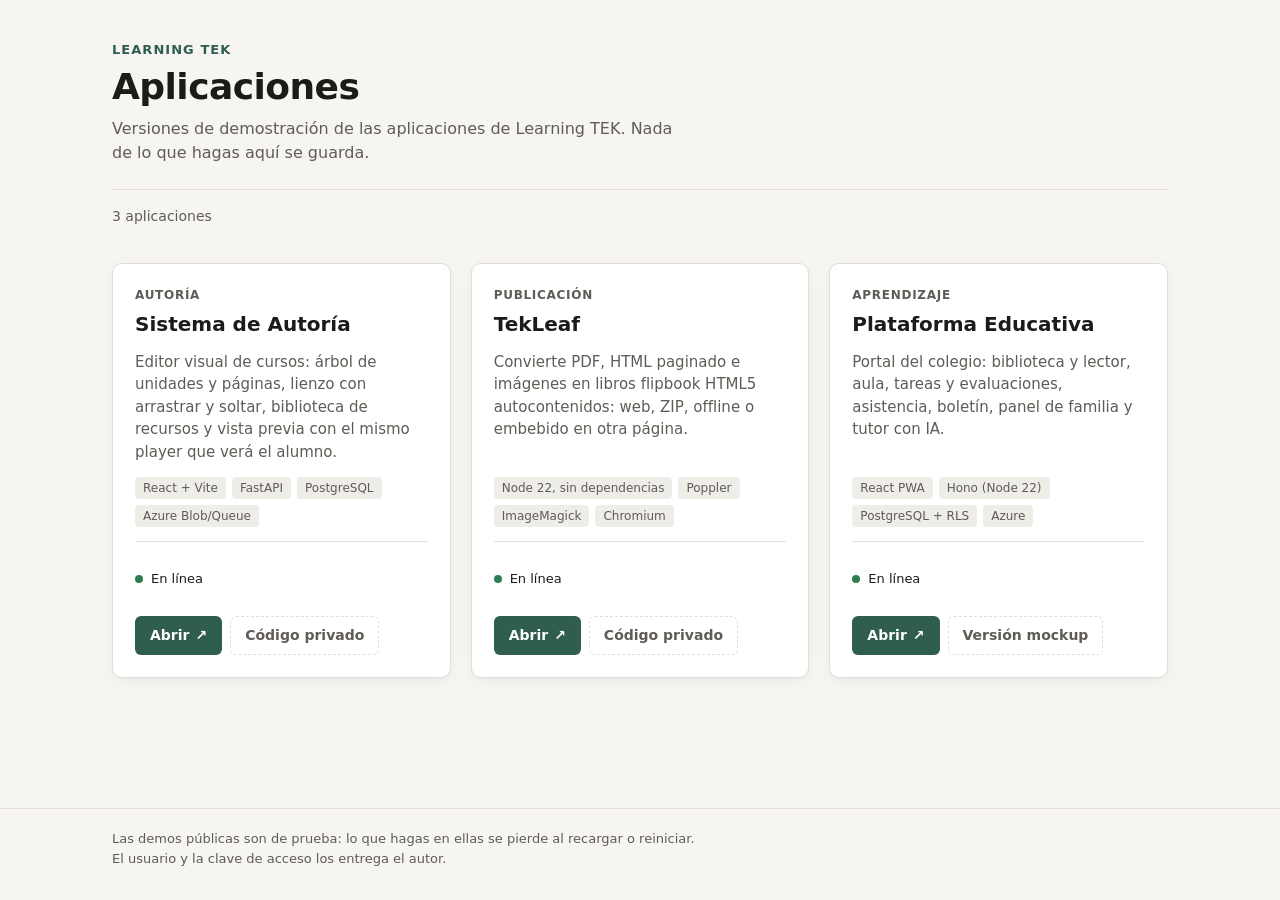
<file: index.html>
<!doctype html>
<html lang="es">
  <head>
    <meta name="robots" content="noindex, nofollow" />
    <meta charset="utf-8" />
    <meta name="viewport" content="width=device-width, initial-scale=1" />
    <meta name="description" content="Punto de entrada a las aplicaciones de Learning TEK. Cada una se despliega por separado." />
    <meta name="referrer" content="no-referrer" />
    <title>Learning TEK</title>
    <link rel="icon" href="assets/icon.svg" type="image/svg+xml" />
    <link rel="stylesheet" href="assets/styles.css" />
  </head>
  <body>
    <a class="saltar" href="#apps">Ir a las aplicaciones</a>

    <header class="cabecera">
      <div class="contenedor cabecera__fila">
        <div>
          <p class="marca">Learning TEK</p>
          <h1>Aplicaciones</h1>
          <p class="cabecera__texto">
            Versiones de demostración de las aplicaciones de Learning TEK. Nada de lo que hagas aquí se guarda.
          </p>
        </div>
        <nav class="entornos" aria-label="Entorno" id="entornos"></nav>
      </div>
    </header>

    <main class="contenedor" id="apps" tabindex="-1">
      <div class="barra">
        <p class="resumen" id="resumen" aria-live="polite"></p>
        <label class="filtro" id="filtro" hidden>
          <span class="visualmente-oculto">Buscar aplicación</span>
          <input type="search" id="filtro-texto" placeholder="Buscar…" autocomplete="off" />
        </label>
      </div>

      <div class="rejilla" id="rejilla"></div>

      <noscript>
        <p class="aviso">Esta página necesita JavaScript para mostrar la lista de aplicaciones.</p>
      </noscript>
    </main>

    <footer class="pie">
      <div class="contenedor">
        <p>
          Las demos públicas son de prueba: lo que hagas en ellas se pierde al recargar o reiniciar. El usuario y la
          clave de acceso los entrega el autor.
        </p>
      </div>
    </footer>

    <script src="apps.js"></script>
    <script src="assets/app.js"></script>
  </body>
</html>
</file>
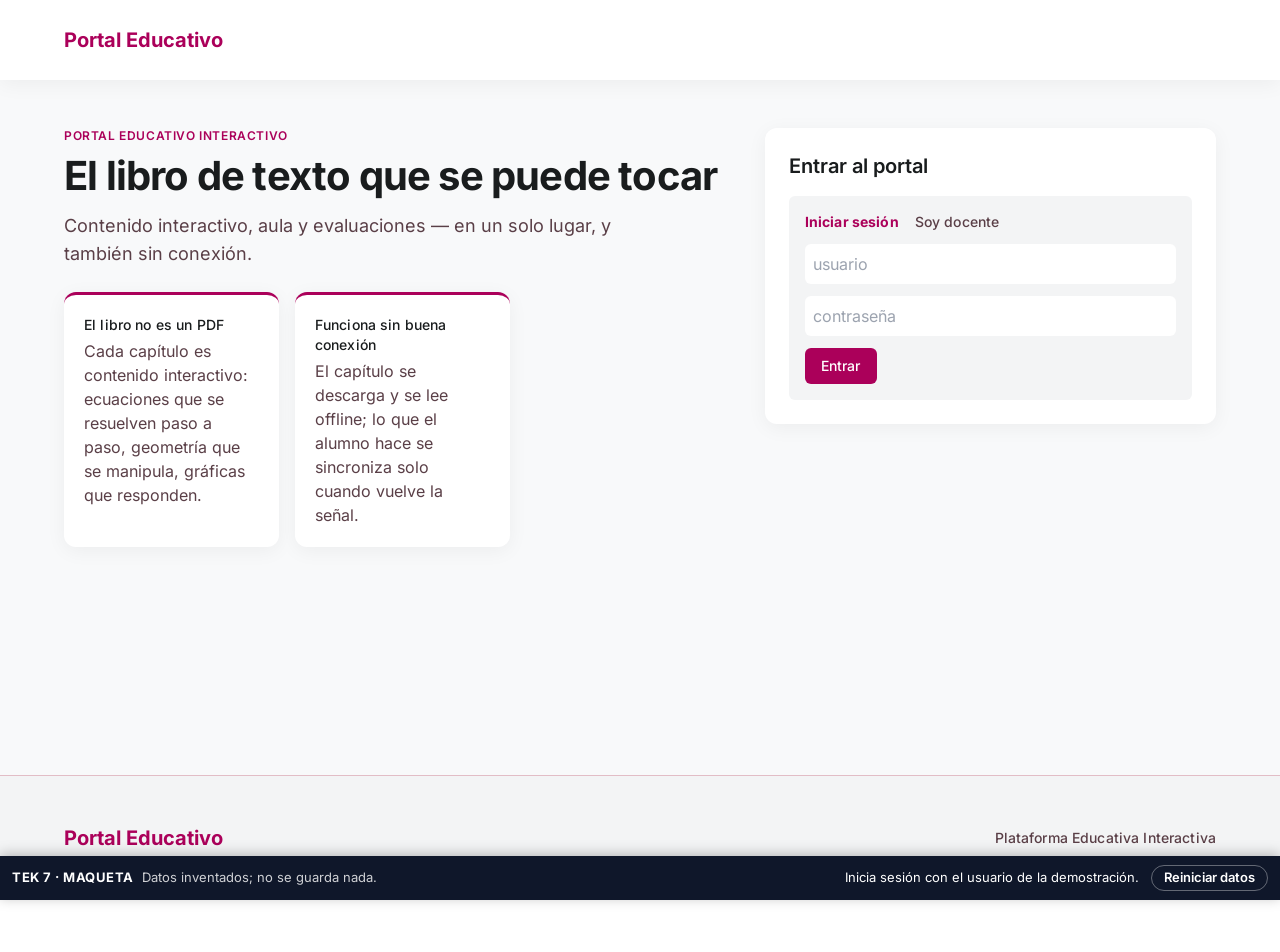
<file: plataforma/index.html>
<!doctype html>
<html lang="es">
  <head>
    <script src="../acceso.js"></script>
    <meta charset="UTF-8" />
    <meta name="viewport" content="width=device-width, initial-scale=1, viewport-fit=cover" />
    <meta name="theme-color" content="#0f172a" />
    <meta name="robots" content="noindex, nofollow" />
    <meta name="referrer" content="no-referrer" />
    <meta
      http-equiv="Content-Security-Policy"
      content="default-src 'none'; script-src 'self'; style-src 'self' 'unsafe-inline'; img-src 'self' data: blob:; font-src 'self' data:; connect-src 'self'; frame-src 'self'; media-src 'self' blob:; worker-src 'self' blob:; manifest-src 'self'; object-src 'none'; base-uri 'self'; form-action 'self'"
    />
    <title>Tek 7 · Plataforma Educativa — maqueta</title>
    <link rel="icon" href="./icon.svg" type="image/svg+xml" />
    <link rel="alternate icon" href="./favicon.png" type="image/png" />
    <script type="module" crossorigin src="./assets/maqueta-DnXMqaLl.js"></script>
    <link rel="modulepreload" crossorigin href="./assets/pdf-lib-CLrTP9iB.js">
    <link rel="stylesheet" crossorigin href="./assets/maqueta-tEOHTG5C.css">
  </head>
  <body>
    <div id="root"></div>
  </body>
</html>
</file>
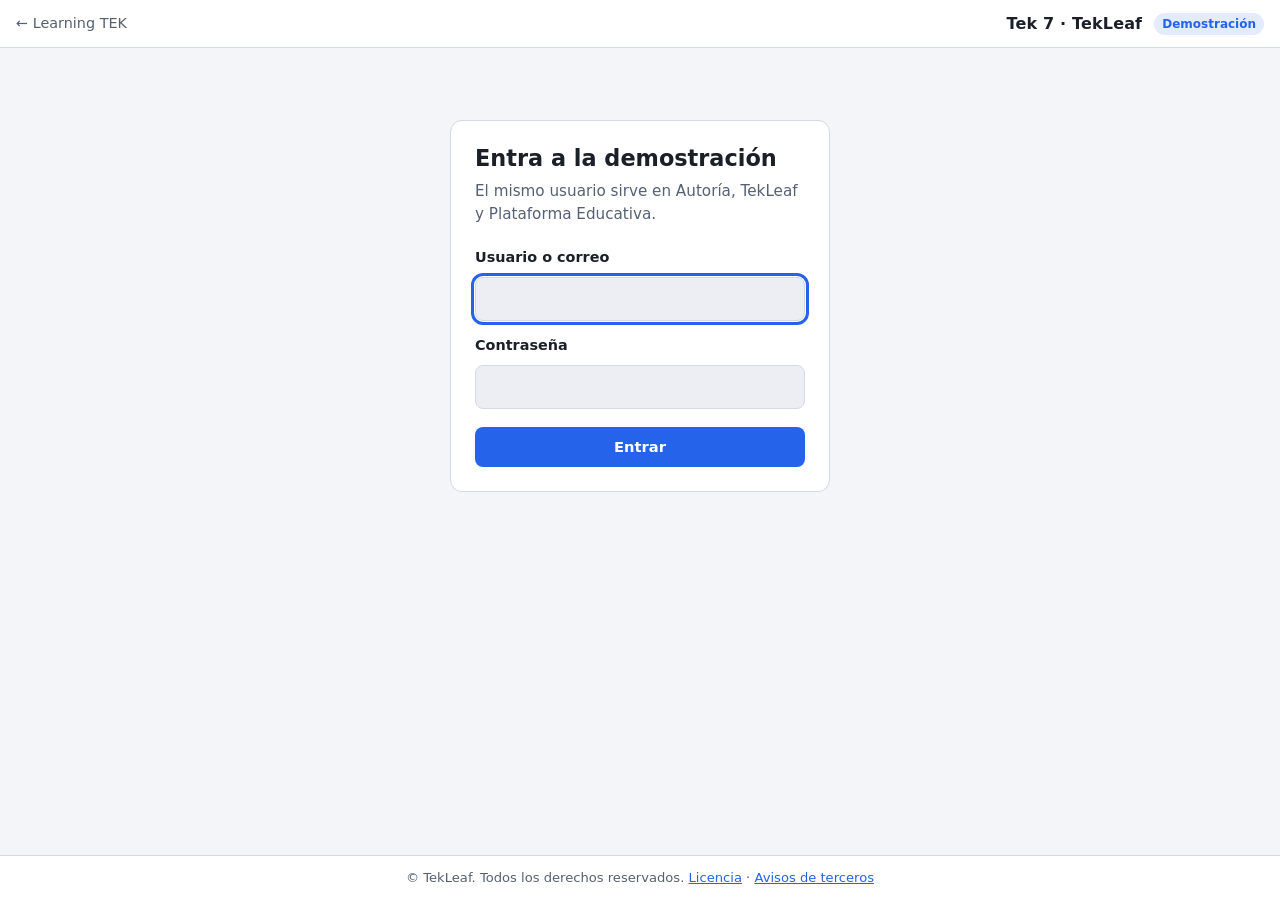
<file: tekleaf/index.html>
<!doctype html>
<html lang="es">
<head>
    <script src="../acceso.js"></script>
    <meta name="robots" content="noindex, nofollow" />
    <link rel="icon" type="image/svg+xml" href="../assets/icon.svg" />
<meta charset="utf-8">
<meta name="viewport" content="width=device-width, initial-scale=1">
<meta http-equiv="Content-Security-Policy" content="default-src 'none'; script-src 'self' 'wasm-unsafe-eval'; style-src 'self'; img-src 'self' blob: data:; font-src 'self' blob: data:; connect-src 'self' blob:; worker-src 'self' blob:; frame-src 'self' blob:; base-uri 'none'; form-action 'none'">
<title>Tek 7 · TekLeaf — Demostración</title>
<meta name="description" content="Convierte un PDF en un libro con páginas que se pasan, zoom, búsqueda e índice. Demostración de TekLeaf.">
<meta name="color-scheme" content="light dark">
<link rel="stylesheet" href="demo.css">
</head>
<body>
<noscript><p class="sin-js">Esta demostración necesita JavaScript.</p></noscript>

<header class="barra">
  <a class="volver" href="../">← Learning TEK</a>
  <span class="marca">Tek 7 · TekLeaf</span>
  <span class="chip">Demostración</span>
  <button id="salir" type="button" class="btn-salir" hidden>Salir</button>
</header>

<main id="principal">

  <!-- Acceso: un solo usuario demo, el mismo de Autoría y Plataforma. Es una puerta de presentación (la demo no tiene servidor). -->
  <section id="vista-acceso" class="contenido centrado" aria-labelledby="titulo-acceso" hidden>
    <form id="form-acceso" class="acceso" novalidate>
      <h1 id="titulo-acceso">Entra a la demostración</h1>
      <p class="lead">El mismo usuario sirve en Autoría, TekLeaf y Plataforma Educativa.</p>
      <label for="acceso-usuario">Usuario o correo</label>
      <input id="acceso-usuario" name="usuario" type="text" autocomplete="username" autocapitalize="none" spellcheck="false" required>
      <label for="acceso-clave">Contraseña</label>
      <input id="acceso-clave" name="clave" type="password" autocomplete="current-password" required>
      <p id="acceso-error" class="aviso" role="alert" hidden></p>
      <button type="submit" class="btn">Entrar</button>
    </form>
  </section>

  <!-- Inicio: libros de ejemplo y conversión de un PDF propio -->
  <section id="vista-inicio" class="contenido" aria-labelledby="titulo-inicio" hidden>
    <div class="portada">
      <h1 id="titulo-inicio">Del PDF a un libro que se hojea</h1>
      <p class="lead">TekLeaf convierte un PDF en una publicación web con páginas que se pasan, zoom, búsqueda e índice. Abre un libro de ejemplo o prueba con tu propio PDF.</p>
    </div>

    <div id="bloque-muestras" class="bloque" hidden>
      <h2>Libros de ejemplo</h2>
      <ul id="lista-muestras" class="muestras"></ul>
    </div>

    <div class="bloque">
      <h2>Convierte tu PDF</h2>
      <p id="aviso" class="aviso" role="alert" hidden></p>
      <input id="archivo" class="oculto-visual" type="file" accept="application/pdf,.pdf">
      <label class="zona" id="zona" for="archivo">
        <span class="zona-titulo">Arrastra un PDF aquí o elige un archivo</span>
        <span class="zona-ayuda">Hasta <strong id="lim-paginas">100 páginas</strong> y <strong id="lim-peso">5 MB</strong>.</span>
        <span class="zona-boton">Elegir un PDF</span>
      </label>
      <p class="privacidad">Tu archivo no se sube a ningún servidor: se convierte aquí, en tu navegador, y se descarta al recargar o cerrar la página.</p>
    </div>

    <div class="bloque nota-demo">
      <h2>Qué es esta demostración</h2>
      <p>Es una versión reducida: aquí la conversión la hace tu navegador y por eso hay límites de tamaño. TekLeaf completo convierte en un servidor o contenedor, admite documentos grandes, reconstruye el índice cuando el PDF no lo trae, optimiza las imágenes y aplica la marca de cada organización. El libro que ves es el mismo visor que lleva cada publicación.</p>
    </div>
  </section>

  <!-- Convirtiendo -->
  <section id="vista-progreso" class="contenido centrado" aria-labelledby="titulo-progreso" hidden>
    <h2 id="titulo-progreso" tabindex="-1">Convirtiendo tu PDF…</h2>
    <progress id="progreso" max="1" value="0" aria-labelledby="titulo-progreso"></progress>
    <p id="estado" class="estado" role="status" aria-live="polite"></p>
    <button id="cancelar" type="button" class="btn btn-sec">Cancelar</button>
  </section>

  <!-- Libro abierto -->
  <section id="vista-libro" class="libro" aria-label="Libro" hidden>
    <div class="libro-barra">
      <button id="volver-inicio" type="button" class="libro-volver" aria-label="Volver al inicio" title="Volver al inicio">
        <svg viewBox="0 0 24 24" width="20" height="20" aria-hidden="true" focusable="false"><path d="M15 5l-7 7 7 7" fill="none" stroke="currentColor" stroke-width="2.2" stroke-linecap="round" stroke-linejoin="round"/></svg>
      </button>
      <button id="libro-logo" type="button" class="libro-logo" aria-label="Información del libro y descarga" aria-controls="libro-nota" title="Información y descarga">
        <svg viewBox="0 0 24 24" width="20" height="20" aria-hidden="true" focusable="false"><path d="M5 19C5 10 10 5 20 4c0 10-5 15-14 15z" fill="currentColor"/><path d="M5 19c3-5 6-8 10-10" fill="none" stroke="#1f2430" stroke-width="1.6" stroke-linecap="round"/></svg>
        <span>TekLeaf</span>
      </button>
      <h2 id="libro-titulo" class="oculto-visual" tabindex="-1"></h2>
    </div>
    <div id="libro-marco" class="libro-marco"></div>
    <!-- Aviso y descarga: flotan sobre el visor y se pueden cerrar; el logo los vuelve a mostrar. -->
    <div id="libro-nota" class="libro-nota" role="status" hidden>
      <p class="libro-nota-texto">
        <span id="libro-aviso"></span>
        <span id="libro-pista" class="libro-pista">Acerca el puntero al borde superior o inferior del libro para ver sus barras.</span>
      </p>
      <a id="descargar" class="btn btn-sec" href="#" download title="Carpeta con el libro, lista para publicar en cualquier servidor o abrir con doble clic">Descargar<span class="largo"> paquete</span> (.zip)</a>
      <button id="cerrar-nota" type="button" class="libro-nota-cerrar" aria-label="Cerrar el aviso" title="Cerrar">×</button>
    </div>
  </section>

</main>

<footer class="pie">
  <p>© TekLeaf. Todos los derechos reservados. <a href="LICENSE.txt">Licencia</a> · <a href="THIRD-PARTY-LICENSES.txt">Avisos de terceros</a></p>
</footer>

<script type="module" src="demo.js"></script>
</body>
</html>
</file>
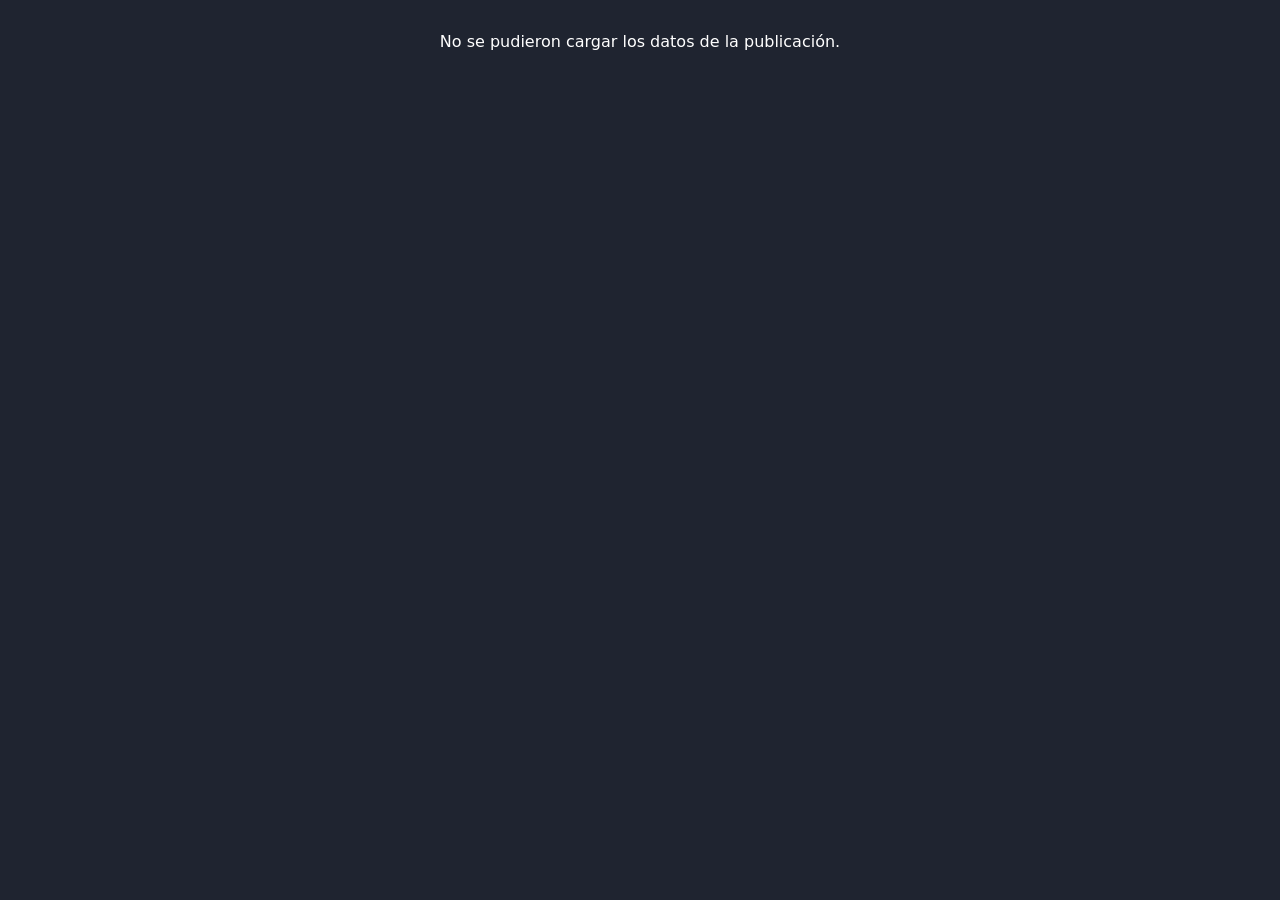
<file: tekleaf/visor/index.html>
<!doctype html>
<html lang="es">
<head>
    <meta name="robots" content="noindex, nofollow" />
    <link rel="icon" type="image/svg+xml" href="../../assets/icon.svg" />
<meta charset="utf-8">
<meta name="viewport" content="width=device-width, initial-scale=1, viewport-fit=cover">
<meta http-equiv="Content-Security-Policy" content="default-src 'none'; script-src 'self'; style-src 'self'; img-src 'self' blob: data:; font-src 'self' data:; connect-src 'self'; base-uri 'none'; form-action 'none'">
<title>Libro</title>
<meta name="color-scheme" content="light dark">
<link rel="stylesheet" href="css/styles.css">
<link rel="stylesheet" href="css/viewer.css">
</head>
<body class="tl-host-page">
<noscript><p style="padding:1rem;font-family:sans-serif">Esta publicación requiere JavaScript. / This publication requires JavaScript.</p></noscript>
<div id="tekleaf" class="tl-root" data-mode="page"></div>
<script src="datos.js"></script>
<script src="js/pageturn.js"></script>
<script src="js/flipbook.js"></script>
<script src="js/viewer.js"></script>
</body>
</html>
</file>
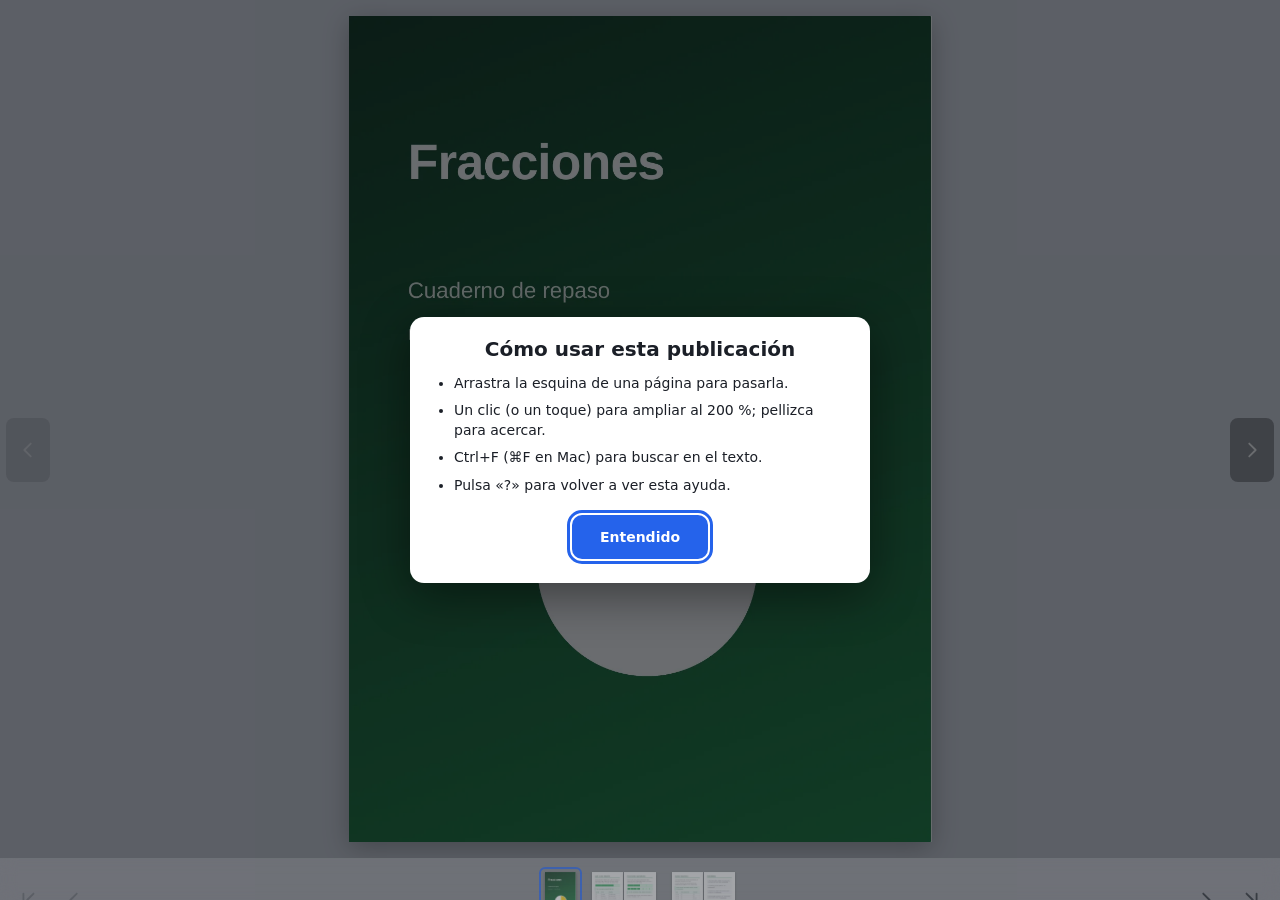
<file: plataforma/ejemplos/cuaderno-de-fracciones/index.html>
<!doctype html>
<html lang="es">
<head>
    <meta name="robots" content="noindex, nofollow" />
    <link rel="icon" type="image/svg+xml" href="../../../assets/icon.svg" />
<meta charset="utf-8">
<meta name="viewport" content="width=device-width, initial-scale=1, viewport-fit=cover">
<title>Cuaderno de repaso: fracciones</title>
<meta name="description" content="Cuaderno de repaso: fracciones">
<meta property="og:type" content="book">
<meta property="og:title" content="Cuaderno de repaso: fracciones">
<meta property="og:description" content="Cuaderno de repaso: fracciones">
<meta property="og:image" content="assets/og.jpg">
<meta property="og:image:type" content="image/jpeg">
<meta property="og:image:width" content="1200">
<meta property="og:image:height" content="630">
<meta property="og:image:alt" content="Cuaderno de repaso: fracciones">
<meta name="twitter:card" content="summary_large_image">
<meta name="color-scheme" content="light dark">
<link rel="stylesheet" href="css/styles.css">
<link rel="stylesheet" href="css/viewer.css">
<link rel="preload" as="image" href="images/page-001.webp" fetchpriority="high">
</head>
<body class="tl-host-page">
<noscript><p style="padding:1rem;font-family:sans-serif">Esta publicación requiere JavaScript. / This publication requires JavaScript.</p></noscript>
<div id="tekleaf" class="tl-root" data-mode="page"></div>
<script src="data/config.js"></script>
<script src="data/pages.js"></script>
<script src="js/pageturn.js"></script>
<script src="js/flipbook.js"></script>
<script src="js/viewer.js"></script>
</body>
</html>
</file>
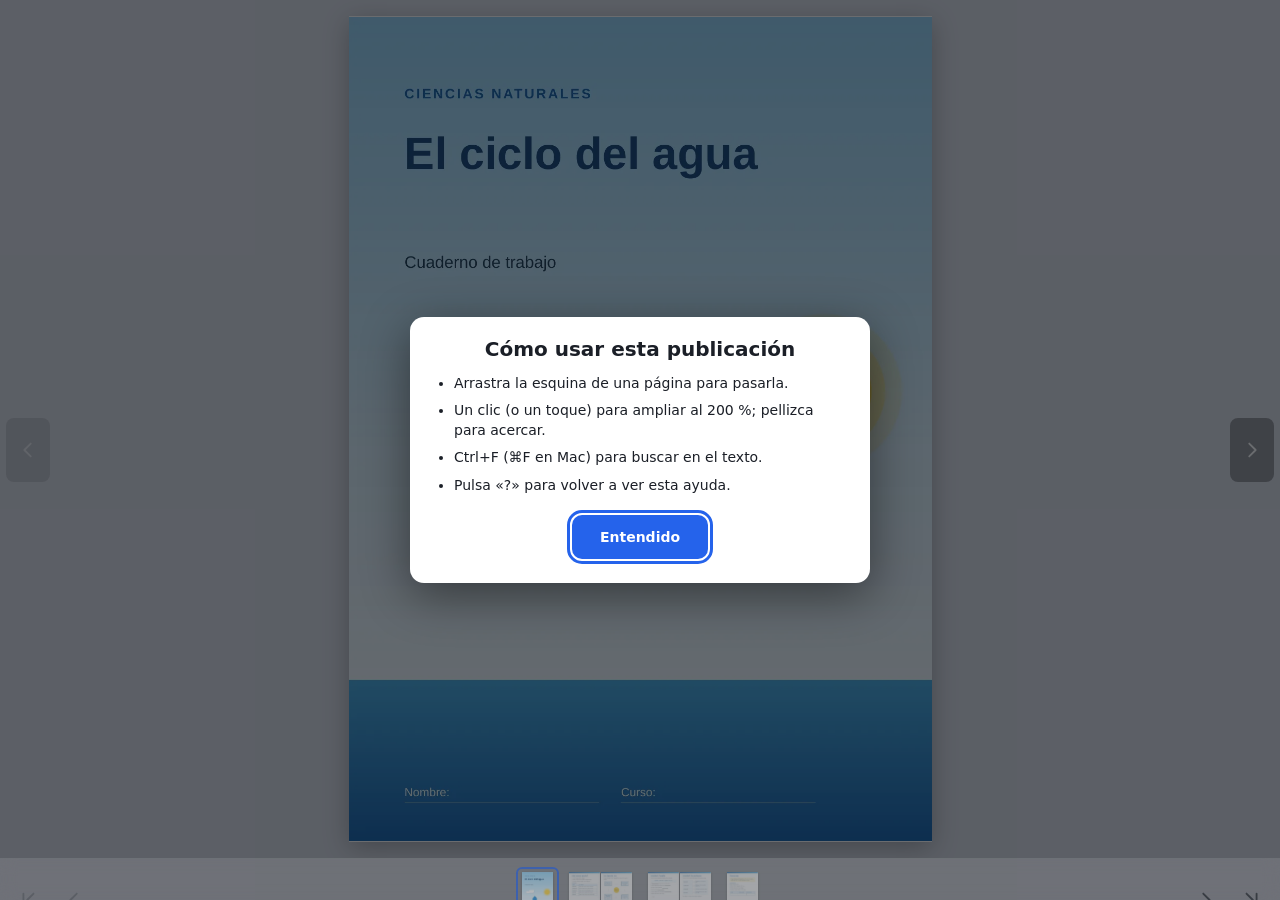
<file: tekleaf/libros/cuaderno/index.html>
<!doctype html>
<html lang="es">
<head>
    <meta name="robots" content="noindex, nofollow" />
    <link rel="icon" type="image/svg+xml" href="../../../assets/icon.svg" />
<meta charset="utf-8">
<meta name="viewport" content="width=device-width, initial-scale=1, viewport-fit=cover">
<title>El ciclo del agua — Cuaderno de trabajo</title>
<meta name="description" content="El ciclo del agua — Cuaderno de trabajo">
<meta property="og:type" content="book">
<meta property="og:title" content="El ciclo del agua — Cuaderno de trabajo">
<meta property="og:description" content="El ciclo del agua — Cuaderno de trabajo">
<meta property="og:image" content="assets/og.jpg">
<meta property="og:image:type" content="image/jpeg">
<meta property="og:image:width" content="1200">
<meta property="og:image:height" content="630">
<meta property="og:image:alt" content="El ciclo del agua — Cuaderno de trabajo">
<meta name="twitter:card" content="summary_large_image">
<meta name="color-scheme" content="light dark">
<link rel="stylesheet" href="css/styles.css">
<link rel="stylesheet" href="css/viewer.css">
<link rel="preload" as="image" href="images/page-001.webp" fetchpriority="high">
</head>
<body class="tl-host-page">
<noscript><p style="padding:1rem;font-family:sans-serif">Esta publicación requiere JavaScript. / This publication requires JavaScript.</p></noscript>
<div id="tekleaf" class="tl-root" data-mode="page"></div>
<script src="data/config.js"></script>
<script src="data/pages.js"></script>
<script src="js/pageturn.js"></script>
<script src="js/flipbook.js"></script>
<script src="js/viewer.js"></script>
</body>
</html>
</file>
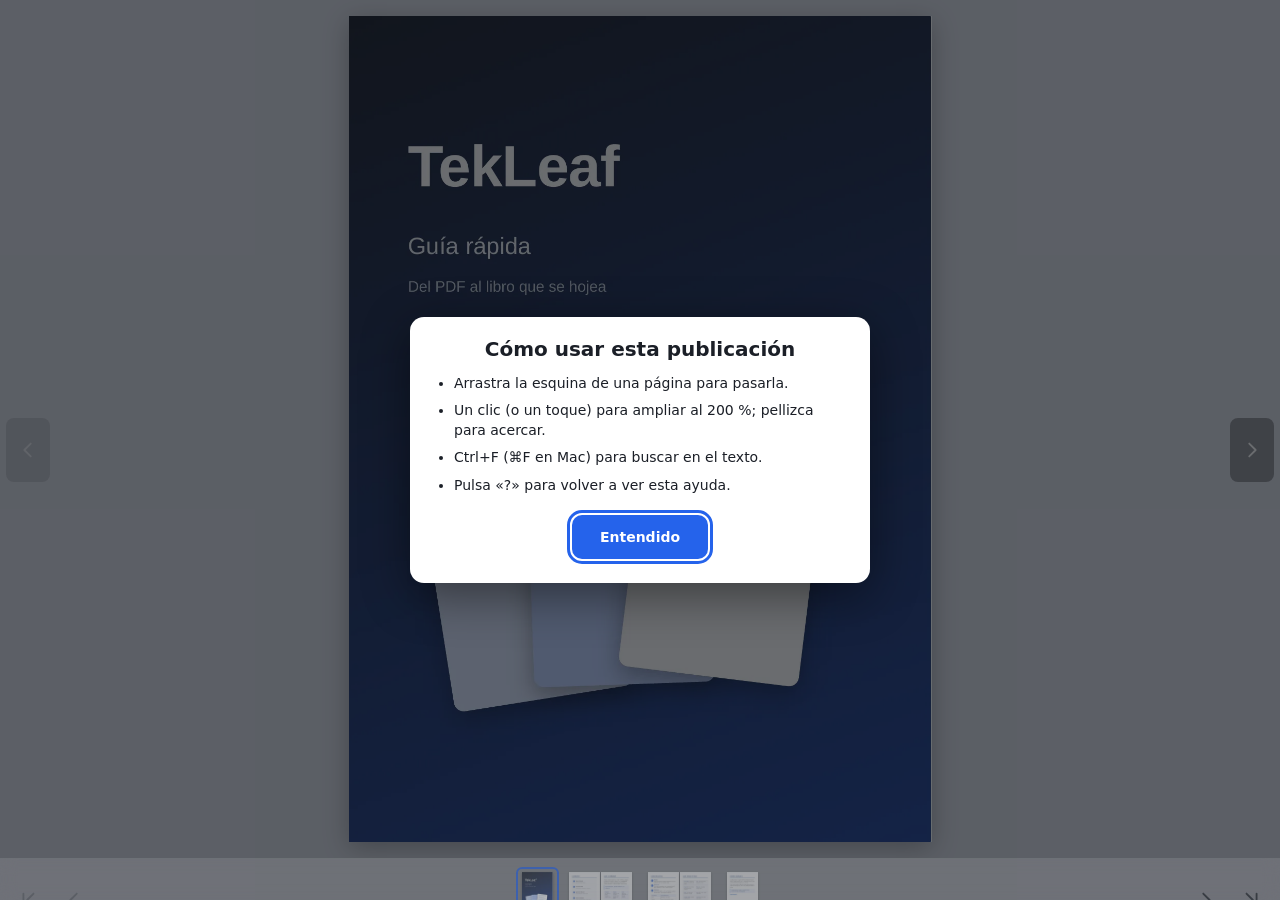
<file: tekleaf/libros/guia/index.html>
<!doctype html>
<html lang="es">
<head>
    <meta name="robots" content="noindex, nofollow" />
    <link rel="icon" type="image/svg+xml" href="../../../assets/icon.svg" />
<meta charset="utf-8">
<meta name="viewport" content="width=device-width, initial-scale=1, viewport-fit=cover">
<title>Guía rápida de TekLeaf</title>
<meta name="description" content="Guía rápida de TekLeaf">
<meta property="og:type" content="book">
<meta property="og:title" content="Guía rápida de TekLeaf">
<meta property="og:description" content="Guía rápida de TekLeaf">
<meta property="og:image" content="assets/og.jpg">
<meta property="og:image:type" content="image/jpeg">
<meta property="og:image:width" content="1200">
<meta property="og:image:height" content="630">
<meta property="og:image:alt" content="Guía rápida de TekLeaf">
<meta name="twitter:card" content="summary_large_image">
<meta name="color-scheme" content="light dark">
<link rel="stylesheet" href="css/styles.css">
<link rel="stylesheet" href="css/viewer.css">
<link rel="preload" as="image" href="images/page-001.webp" fetchpriority="high">
</head>
<body class="tl-host-page">
<noscript><p style="padding:1rem;font-family:sans-serif">Esta publicación requiere JavaScript. / This publication requires JavaScript.</p></noscript>
<div id="tekleaf" class="tl-root" data-mode="page"></div>
<script src="data/config.js"></script>
<script src="data/pages.js"></script>
<script src="js/pageturn.js"></script>
<script src="js/flipbook.js"></script>
<script src="js/viewer.js"></script>
</body>
</html>
</file>
<file: assets/styles.css>
/* Learning TEK — orquestador. Sin dependencias externas: funciona offline y con file://. */

:root {
  color-scheme: light;
  --fondo: #f6f5f2;
  --superficie: #ffffff;
  --superficie-2: #efede8;
  --texto: #1c1b19;
  --texto-2: #5f5c56;
  --borde: #e2dfd8;
  --acento: #2f5d50;
  --acento-texto: #ffffff;
  --foco: #2f5d50;

  --listo: #2e7d4f;
  --listo-fondo: #e4f2e9;
  --parcial: #8a5a00;
  --parcial-fondo: #fbf0d9;
  --no-listo: #a63a2a;
  --no-listo-fondo: #f8e4e0;
  --neutro: #77736c;

  --radio: 10px;
  --radio-sm: 6px;
  --sombra: 0 1px 2px rgb(28 27 25 / 0.04), 0 4px 16px rgb(28 27 25 / 0.04);
  --fuente: system-ui, -apple-system, "Segoe UI", Roboto, "Helvetica Neue", Arial, sans-serif;
  --mono: ui-monospace, "Cascadia Code", "SF Mono", Consolas, monospace;
}

@media (prefers-color-scheme: dark) {
  :root:not([data-theme="light"]) {
    color-scheme: dark;
    --fondo: #141412;
    --superficie: #1d1c1a;
    --superficie-2: #262522;
    --texto: #ecebe7;
    --texto-2: #a5a29b;
    --borde: #33312d;
    --acento: #8cc4b0;
    --acento-texto: #10201b;
    --foco: #8cc4b0;
    --listo: #7fd19f;
    --listo-fondo: #1c2e23;
    --parcial: #f0c063;
    --parcial-fondo: #33291a;
    --no-listo: #f19a8a;
    --no-listo-fondo: #36211d;
    --neutro: #8f8b84;
    --sombra: none;
  }
}

:root[data-theme="dark"] {
  color-scheme: dark;
  --fondo: #141412;
  --superficie: #1d1c1a;
  --superficie-2: #262522;
  --texto: #ecebe7;
  --texto-2: #a5a29b;
  --borde: #33312d;
  --acento: #8cc4b0;
  --acento-texto: #10201b;
  --foco: #8cc4b0;
  --listo: #7fd19f;
  --listo-fondo: #1c2e23;
  --parcial: #f0c063;
  --parcial-fondo: #33291a;
  --no-listo: #f19a8a;
  --no-listo-fondo: #36211d;
  --neutro: #8f8b84;
  --sombra: none;
}

*,
*::before,
*::after {
  box-sizing: border-box;
}

html {
  -webkit-text-size-adjust: 100%;
}

body {
  margin: 0;
  background: var(--fondo);
  color: var(--texto);
  font: 16px/1.5 var(--fuente);
  min-height: 100vh;
  display: flex;
  flex-direction: column;
}

a {
  color: inherit;
}

:focus-visible {
  outline: 2px solid var(--foco);
  outline-offset: 2px;
}

.contenedor {
  width: 100%;
  max-width: 1120px;
  margin: 0 auto;
  padding: 0 16px;
}

@media (min-width: 720px) {
  .contenedor {
    padding: 0 32px;
  }
}

.visualmente-oculto {
  position: absolute;
  width: 1px;
  height: 1px;
  overflow: hidden;
  clip: rect(0 0 0 0);
  white-space: nowrap;
}

.saltar {
  position: absolute;
  left: 16px;
  top: -48px;
  padding: 8px 12px;
  background: var(--acento);
  color: var(--acento-texto);
  border-radius: var(--radio-sm);
  text-decoration: none;
  z-index: 10;
}
.saltar:focus {
  top: 12px;
}

/* ── Cabecera ─────────────────────────────────────────────────────────── */

.cabecera {
  padding: 40px 0 24px;
}

.cabecera__fila {
  display: flex;
  flex-wrap: wrap;
  align-items: flex-end;
  justify-content: space-between;
  gap: 20px 32px;
}

.marca {
  margin: 0 0 6px;
  font-size: 0.8125rem;
  font-weight: 600;
  letter-spacing: 0.08em;
  text-transform: uppercase;
  color: var(--acento);
}

h1 {
  margin: 0;
  font-size: clamp(1.75rem, 4vw, 2.25rem);
  line-height: 1.15;
  letter-spacing: -0.015em;
}

.cabecera__texto {
  margin: 10px 0 0;
  max-width: 56ch;
  color: var(--texto-2);
}

/* Selector de entorno: enlaces (?entorno=…), no estado guardado. */
.entornos {
  display: inline-flex;
  padding: 3px;
  background: var(--superficie-2);
  border: 1px solid var(--borde);
  border-radius: 999px;
}

/* `display` del autor gana al `hidden` del navegador: sin esto, el selector «oculto» seguía dibujando su borde. */
.entornos[hidden] {
  display: none;
}

.entornos a {
  padding: 6px 14px;
  border-radius: 999px;
  font-size: 0.875rem;
  font-weight: 500;
  color: var(--texto-2);
  text-decoration: none;
  white-space: nowrap;
}

.entornos a:hover {
  color: var(--texto);
}

.entornos a[aria-current="page"] {
  background: var(--superficie);
  color: var(--texto);
  box-shadow: 0 1px 2px rgb(0 0 0 / 0.08);
}

/* ── Barra y rejilla ──────────────────────────────────────────────────── */

main {
  flex: 1;
  padding-bottom: 48px;
}

main:focus {
  outline: none;
}

.barra {
  display: flex;
  flex-wrap: wrap;
  align-items: center;
  justify-content: space-between;
  gap: 12px;
  padding: 16px 0;
  border-top: 1px solid var(--borde);
  margin-bottom: 20px;
}

.resumen {
  margin: 0;
  font-size: 0.875rem;
  color: var(--texto-2);
}

.filtro input {
  width: min(260px, 100%);
  padding: 8px 12px;
  font: inherit;
  font-size: 0.9375rem;
  color: var(--texto);
  background: var(--superficie);
  border: 1px solid var(--borde);
  border-radius: var(--radio-sm);
}

.rejilla {
  display: grid;
  grid-template-columns: repeat(auto-fill, minmax(min(320px, 100%), 1fr));
  gap: 20px;
}

.aviso,
.vacio {
  padding: 24px;
  background: var(--superficie);
  border: 1px dashed var(--borde);
  border-radius: var(--radio);
  color: var(--texto-2);
}

/* ── Tarjeta de aplicación ────────────────────────────────────────────── */

.app {
  display: flex;
  flex-direction: column;
  gap: 14px;
  padding: 22px;
  background: var(--superficie);
  border: 1px solid var(--borde);
  border-radius: var(--radio);
  box-shadow: var(--sombra);
  min-width: 0;
}

.app__cabeza {
  display: flex;
  align-items: center;
  justify-content: space-between;
  gap: 8px;
}

.app__categoria {
  font-size: 0.75rem;
  font-weight: 600;
  letter-spacing: 0.06em;
  text-transform: uppercase;
  color: var(--texto-2);
}

.app h2 {
  margin: -6px 0 0;
  font-size: 1.25rem;
  line-height: 1.25;
}

.app__desc {
  margin: 0;
  color: var(--texto-2);
  font-size: 0.9375rem;
}

.stack {
  display: flex;
  flex-wrap: wrap;
  gap: 6px;
  margin: 0;
  padding: 0;
  list-style: none;
}

.stack li {
  padding: 2px 8px;
  font-size: 0.75rem;
  color: var(--texto-2);
  background: var(--superficie-2);
  border-radius: 4px;
}

/* Estado MVP */
.estado {
  display: inline-flex;
  align-items: center;
  gap: 6px;
  padding: 3px 9px;
  font-size: 0.75rem;
  font-weight: 600;
  border-radius: 999px;
  white-space: nowrap;
}

.estado::before {
  content: "";
  width: 6px;
  height: 6px;
  border-radius: 50%;
  background: currentColor;
}

.estado--listo {
  color: var(--listo);
  background: var(--listo-fondo);
}
.estado--parcial {
  color: var(--parcial);
  background: var(--parcial-fondo);
}
.estado--no-listo {
  color: var(--no-listo);
  background: var(--no-listo-fondo);
}

.app__mvp {
  margin: 0;
  padding: 10px 12px;
  font-size: 0.8125rem;
  line-height: 1.45;
  color: var(--texto-2);
  background: var(--superficie-2);
  border-radius: var(--radio-sm);
}

/* Entorno actual de la app */
.app__entorno {
  display: grid;
  gap: 4px;
  margin-top: auto;
  padding-top: 14px;
  border-top: 1px solid var(--borde);
}

.salud {
  display: flex;
  align-items: center;
  gap: 8px;
  font-size: 0.8125rem;
  font-weight: 500;
}

.salud__punto {
  flex: none;
  width: 8px;
  height: 8px;
  border-radius: 50%;
  background: var(--neutro);
}

.salud[data-estado="ok"] .salud__punto {
  background: var(--listo);
}
.salud[data-estado="ko"] .salud__punto {
  background: var(--no-listo);
}
.salud[data-estado="comprobando"] .salud__punto {
  animation: latido 1s ease-in-out infinite;
}
.salud[data-estado="sin-url"] .salud__punto {
  background: transparent;
  border: 1.5px solid var(--neutro);
}

@keyframes latido {
  50% {
    opacity: 0.3;
  }
}

@media (prefers-reduced-motion: reduce) {
  .salud[data-estado="comprobando"] .salud__punto {
    animation: none;
  }
}

.app__nota {
  margin: 0;
  font-size: 0.8125rem;
  color: var(--texto-2);
  overflow-wrap: anywhere;
}

/* Credenciales de demostración */
.acceso summary {
  cursor: pointer;
  font-size: 0.8125rem;
  font-weight: 500;
  color: var(--acento);
  width: fit-content;
}

.acceso table {
  width: 100%;
  margin-top: 8px;
  border-collapse: collapse;
  font-size: 0.8125rem;
}

.acceso th,
.acceso td {
  padding: 5px 6px 5px 0;
  text-align: left;
  vertical-align: top;
  border-bottom: 1px solid var(--borde);
}

.acceso th {
  font-weight: 600;
  color: var(--texto-2);
}

.acceso code {
  font-family: var(--mono);
  font-size: 0.78rem;
  overflow-wrap: anywhere;
  user-select: all;
}

/* Acciones */
.app__acciones {
  display: flex;
  flex-wrap: wrap;
  gap: 8px;
}

.boton {
  display: inline-flex;
  align-items: center;
  gap: 6px;
  padding: 8px 14px;
  font-size: 0.875rem;
  font-weight: 600;
  text-decoration: none;
  border-radius: var(--radio-sm);
  border: 1px solid transparent;
}

.boton--principal {
  background: var(--acento);
  color: var(--acento-texto);
}
.boton--principal:hover {
  filter: brightness(1.08);
}

.boton--secundario {
  border-color: var(--borde);
  color: var(--texto);
}
.boton--secundario:hover {
  background: var(--superficie-2);
}

.boton--inactivo {
  border-color: var(--borde);
  border-style: dashed;
  color: var(--texto-2);
  cursor: not-allowed;
}

/*
 * Alineación entre tarjetas: cada tarjeta ocupa las mismas 7 filas de la rejilla (subgrid), así que la
 * descripción, las tecnologías, la línea de estado y los botones quedan a la misma altura aunque un texto
 * ocupe más líneas. Una fila vacía (por ejemplo, sin nota MVP) mide 0 en todas. Sin subgrid se queda el
 * apilado de arriba, con los botones al fondo.
 */
@supports (grid-template-rows: subgrid) {
  .rejilla {
    row-gap: 0;
  }

  .app {
    display: grid;
    grid-template-rows: subgrid;
    grid-row: span 7;
    row-gap: 0;
    margin-bottom: 20px;
    align-content: start;
  }

  .app > * {
    margin: 14px 0 0;
  }
  .app > :first-child {
    margin-top: 0;
  }
  .app > h2 {
    margin-top: 8px;
  }

  .app__cabeza {
    grid-row: 1;
  }
  .app > h2 {
    grid-row: 2;
  }
  .app__desc {
    grid-row: 3;
  }
  .stack {
    grid-row: 4;
    align-content: flex-start;
  }
  .app__mvp {
    grid-row: 5;
  }
  .app__entorno {
    grid-row: 6;
  }
  .app__acciones {
    grid-row: 7;
    align-self: end;
  }
}

/* ── Pie ──────────────────────────────────────────────────────────────── */

.pie {
  padding: 20px 0 32px;
  border-top: 1px solid var(--borde);
  font-size: 0.8125rem;
  color: var(--texto-2);
}

.pie p {
  margin: 0;
  max-width: 72ch;
}
</file>
<file: plataforma/assets/maqueta-tEOHTG5C.css>
@font-face{font-family:Inter;font-style:normal;font-display:swap;font-weight:400;src:url(./inter-cyrillic-ext-400-normal-BQZuk6qB.woff2) format("woff2"),url(./inter-cyrillic-ext-400-normal-DQukG94-.woff) format("woff");unicode-range:U+0460-052F,U+1C80-1C8A,U+20B4,U+2DE0-2DFF,U+A640-A69F,U+FE2E-FE2F}@font-face{font-family:Inter;font-style:normal;font-display:swap;font-weight:400;src:url(./inter-cyrillic-400-normal-obahsSVq.woff2) format("woff2"),url(./inter-cyrillic-400-normal-HOLc17fK.woff) format("woff");unicode-range:U+0301,U+0400-045F,U+0490-0491,U+04B0-04B1,U+2116}@font-face{font-family:Inter;font-style:normal;font-display:swap;font-weight:400;src:url(./inter-greek-ext-400-normal-DGGRlc-M.woff2) format("woff2"),url(./inter-greek-ext-400-normal-KugGGMne.woff) format("woff");unicode-range:U+1F00-1FFF}@font-face{font-family:Inter;font-style:normal;font-display:swap;font-weight:400;src:url(./inter-greek-400-normal-B4URO6DV.woff2) format("woff2"),url(./inter-greek-400-normal-q2sYcFCs.woff) format("woff");unicode-range:U+0370-0377,U+037A-037F,U+0384-038A,U+038C,U+038E-03A1,U+03A3-03FF}@font-face{font-family:Inter;font-style:normal;font-display:swap;font-weight:400;src:url(./inter-vietnamese-400-normal-DMkecbls.woff2) format("woff2"),url(./inter-vietnamese-400-normal-Bbgyi5SW.woff) format("woff");unicode-range:U+0102-0103,U+0110-0111,U+0128-0129,U+0168-0169,U+01A0-01A1,U+01AF-01B0,U+0300-0301,U+0303-0304,U+0308-0309,U+0323,U+0329,U+1EA0-1EF9,U+20AB}@font-face{font-family:Inter;font-style:normal;font-display:swap;font-weight:400;src:url(./inter-latin-ext-400-normal-C1nco2VV.woff2) format("woff2"),url(./inter-latin-ext-400-normal-77YHD8bZ.woff) format("woff");unicode-range:U+0100-02BA,U+02BD-02C5,U+02C7-02CC,U+02CE-02D7,U+02DD-02FF,U+0304,U+0308,U+0329,U+1D00-1DBF,U+1E00-1E9F,U+1EF2-1EFF,U+2020,U+20A0-20AB,U+20AD-20C0,U+2113,U+2C60-2C7F,U+A720-A7FF}@font-face{font-family:Inter;font-style:normal;font-display:swap;font-weight:400;src:url(./inter-latin-400-normal-C38fXH4l.woff2) format("woff2"),url(./inter-latin-400-normal-CyCys3Eg.woff) format("woff");unicode-range:U+0000-00FF,U+0131,U+0152-0153,U+02BB-02BC,U+02C6,U+02DA,U+02DC,U+0304,U+0308,U+0329,U+2000-206F,U+20AC,U+2122,U+2191,U+2193,U+2212,U+2215,U+FEFF,U+FFFD}@font-face{font-family:Inter;font-style:normal;font-display:swap;font-weight:500;src:url(./inter-cyrillic-ext-500-normal-B0yAr1jD.woff2) format("woff2"),url(./inter-cyrillic-ext-500-normal-BmqWE9Dz.woff) format("woff");unicode-range:U+0460-052F,U+1C80-1C8A,U+20B4,U+2DE0-2DFF,U+A640-A69F,U+FE2E-FE2F}@font-face{font-family:Inter;font-style:normal;font-display:swap;font-weight:500;src:url(./inter-cyrillic-500-normal-BasfLYem.woff2) format("woff2"),url(./inter-cyrillic-500-normal-CxZf_p3X.woff) format("woff");unicode-range:U+0301,U+0400-045F,U+0490-0491,U+04B0-04B1,U+2116}@font-face{font-family:Inter;font-style:normal;font-display:swap;font-weight:500;src:url(./inter-greek-ext-500-normal-C4iEst2y.woff2) format("woff2"),url(./inter-greek-ext-500-normal-2j5mBUwD.woff) format("woff");unicode-range:U+1F00-1FFF}@font-face{font-family:Inter;font-style:normal;font-display:swap;font-weight:500;src:url(./inter-greek-500-normal-BIZE56-Y.woff2) format("woff2"),url(./inter-greek-500-normal-Xzm54t5V.woff) format("woff");unicode-range:U+0370-0377,U+037A-037F,U+0384-038A,U+038C,U+038E-03A1,U+03A3-03FF}@font-face{font-family:Inter;font-style:normal;font-display:swap;font-weight:500;src:url(./inter-vietnamese-500-normal-DOriooB6.woff2) format("woff2"),url(./inter-vietnamese-500-normal-mJboJaSs.woff) format("woff");unicode-range:U+0102-0103,U+0110-0111,U+0128-0129,U+0168-0169,U+01A0-01A1,U+01AF-01B0,U+0300-0301,U+0303-0304,U+0308-0309,U+0323,U+0329,U+1EA0-1EF9,U+20AB}@font-face{font-family:Inter;font-style:normal;font-display:swap;font-weight:500;src:url(./inter-latin-ext-500-normal-CV4jyFjo.woff2) format("woff2"),url(./inter-latin-ext-500-normal-BxGbmqWO.woff) format("woff");unicode-range:U+0100-02BA,U+02BD-02C5,U+02C7-02CC,U+02CE-02D7,U+02DD-02FF,U+0304,U+0308,U+0329,U+1D00-1DBF,U+1E00-1E9F,U+1EF2-1EFF,U+2020,U+20A0-20AB,U+20AD-20C0,U+2113,U+2C60-2C7F,U+A720-A7FF}@font-face{font-family:Inter;font-style:normal;font-display:swap;font-weight:500;src:url(./inter-latin-500-normal-Cerq10X2.woff2) format("woff2"),url(./inter-latin-500-normal-BL9OpVg8.woff) format("woff");unicode-range:U+0000-00FF,U+0131,U+0152-0153,U+02BB-02BC,U+02C6,U+02DA,U+02DC,U+0304,U+0308,U+0329,U+2000-206F,U+20AC,U+2122,U+2191,U+2193,U+2212,U+2215,U+FEFF,U+FFFD}@font-face{font-family:Inter;font-style:normal;font-display:swap;font-weight:600;src:url(./inter-cyrillic-ext-600-normal-Dfes3d0z.woff2) format("woff2"),url(./inter-cyrillic-ext-600-normal-Bcila6Z-.woff) format("woff");unicode-range:U+0460-052F,U+1C80-1C8A,U+20B4,U+2DE0-2DFF,U+A640-A69F,U+FE2E-FE2F}@font-face{font-family:Inter;font-style:normal;font-display:swap;font-weight:600;src:url(./inter-cyrillic-600-normal-CWCymEST.woff2) format("woff2"),url(./inter-cyrillic-600-normal-4D_pXhcN.woff) format("woff");unicode-range:U+0301,U+0400-045F,U+0490-0491,U+04B0-04B1,U+2116}@font-face{font-family:Inter;font-style:normal;font-display:swap;font-weight:600;src:url(./inter-greek-ext-600-normal-DRtmH8MT.woff2) format("woff2"),url(./inter-greek-ext-600-normal-B8X0CLgF.woff) format("woff");unicode-range:U+1F00-1FFF}@font-face{font-family:Inter;font-style:normal;font-display:swap;font-weight:600;src:url(./inter-greek-600-normal-plRanbMR.woff2) format("woff2"),url(./inter-greek-600-normal-BZpKdvQh.woff) format("woff");unicode-range:U+0370-0377,U+037A-037F,U+0384-038A,U+038C,U+038E-03A1,U+03A3-03FF}@font-face{font-family:Inter;font-style:normal;font-display:swap;font-weight:600;src:url(./inter-vietnamese-600-normal-Cc8MFFhd.woff2) format("woff2"),url(./inter-vietnamese-600-normal-BuLX-rYi.woff) format("woff");unicode-range:U+0102-0103,U+0110-0111,U+0128-0129,U+0168-0169,U+01A0-01A1,U+01AF-01B0,U+0300-0301,U+0303-0304,U+0308-0309,U+0323,U+0329,U+1EA0-1EF9,U+20AB}@font-face{font-family:Inter;font-style:normal;font-display:swap;font-weight:600;src:url(./inter-latin-ext-600-normal-D2bJ5OIk.woff2) format("woff2"),url(./inter-latin-ext-600-normal-CIVaiw4L.woff) format("woff");unicode-range:U+0100-02BA,U+02BD-02C5,U+02C7-02CC,U+02CE-02D7,U+02DD-02FF,U+0304,U+0308,U+0329,U+1D00-1DBF,U+1E00-1E9F,U+1EF2-1EFF,U+2020,U+20A0-20AB,U+20AD-20C0,U+2113,U+2C60-2C7F,U+A720-A7FF}@font-face{font-family:Inter;font-style:normal;font-display:swap;font-weight:600;src:url(./inter-latin-600-normal-LgqL8muc.woff2) format("woff2"),url(./inter-latin-600-normal-CiBQ2DWP.woff) format("woff");unicode-range:U+0000-00FF,U+0131,U+0152-0153,U+02BB-02BC,U+02C6,U+02DA,U+02DC,U+0304,U+0308,U+0329,U+2000-206F,U+20AC,U+2122,U+2191,U+2193,U+2212,U+2215,U+FEFF,U+FFFD}@font-face{font-family:Inter;font-style:normal;font-display:swap;font-weight:700;src:url(./inter-cyrillic-ext-700-normal-BjwYoWNd.woff2) format("woff2"),url(./inter-cyrillic-ext-700-normal-LO58E6JB.woff) format("woff");unicode-range:U+0460-052F,U+1C80-1C8A,U+20B4,U+2DE0-2DFF,U+A640-A69F,U+FE2E-FE2F}@font-face{font-family:Inter;font-style:normal;font-display:swap;font-weight:700;src:url(./inter-cyrillic-700-normal-CjBOestx.woff2) format("woff2"),url(./inter-cyrillic-700-normal-DrXBdSj3.woff) format("woff");unicode-range:U+0301,U+0400-045F,U+0490-0491,U+04B0-04B1,U+2116}@font-face{font-family:Inter;font-style:normal;font-display:swap;font-weight:700;src:url(./inter-greek-ext-700-normal-qfdV9bQt.woff2) format("woff2"),url(./inter-greek-ext-700-normal-BoQ6DsYi.woff) format("woff");unicode-range:U+1F00-1FFF}@font-face{font-family:Inter;font-style:normal;font-display:swap;font-weight:700;src:url(./inter-greek-700-normal-C3JjAnD8.woff2) format("woff2"),url(./inter-greek-700-normal-BUv2fZ6O.woff) format("woff");unicode-range:U+0370-0377,U+037A-037F,U+0384-038A,U+038C,U+038E-03A1,U+03A3-03FF}@font-face{font-family:Inter;font-style:normal;font-display:swap;font-weight:700;src:url(./inter-vietnamese-700-normal-DlLaEgI2.woff2) format("woff2"),url(./inter-vietnamese-700-normal-BZaoP0fm.woff) format("woff");unicode-range:U+0102-0103,U+0110-0111,U+0128-0129,U+0168-0169,U+01A0-01A1,U+01AF-01B0,U+0300-0301,U+0303-0304,U+0308-0309,U+0323,U+0329,U+1EA0-1EF9,U+20AB}@font-face{font-family:Inter;font-style:normal;font-display:swap;font-weight:700;src:url(./inter-latin-ext-700-normal-Ca8adRJv.woff2) format("woff2"),url(./inter-latin-ext-700-normal-TidjK2hL.woff) format("woff");unicode-range:U+0100-02BA,U+02BD-02C5,U+02C7-02CC,U+02CE-02D7,U+02DD-02FF,U+0304,U+0308,U+0329,U+1D00-1DBF,U+1E00-1E9F,U+1EF2-1EFF,U+2020,U+20A0-20AB,U+20AD-20C0,U+2113,U+2C60-2C7F,U+A720-A7FF}@font-face{font-family:Inter;font-style:normal;font-display:swap;font-weight:700;src:url(./inter-latin-700-normal-Yt3aPRUw.woff2) format("woff2"),url(./inter-latin-700-normal-BLAVimhd.woff) format("woff");unicode-range:U+0000-00FF,U+0131,U+0152-0153,U+02BB-02BC,U+02C6,U+02DA,U+02DC,U+0304,U+0308,U+0329,U+2000-206F,U+20AC,U+2122,U+2191,U+2193,U+2212,U+2215,U+FEFF,U+FFFD}@font-face{font-family:Lexend;font-style:normal;font-display:swap;font-weight:400;src:url(./lexend-vietnamese-400-normal-DoLa7jNB.woff2) format("woff2"),url(./lexend-vietnamese-400-normal-mPlHoWg5.woff) format("woff");unicode-range:U+0102-0103,U+0110-0111,U+0128-0129,U+0168-0169,U+01A0-01A1,U+01AF-01B0,U+0300-0301,U+0303-0304,U+0308-0309,U+0323,U+0329,U+1EA0-1EF9,U+20AB}@font-face{font-family:Lexend;font-style:normal;font-display:swap;font-weight:400;src:url(./lexend-latin-ext-400-normal-D38JI5AK.woff2) format("woff2"),url(./lexend-latin-ext-400-normal-D9P7pMo-.woff) format("woff");unicode-range:U+0100-02BA,U+02BD-02C5,U+02C7-02CC,U+02CE-02D7,U+02DD-02FF,U+0304,U+0308,U+0329,U+1D00-1DBF,U+1E00-1E9F,U+1EF2-1EFF,U+2020,U+20A0-20AB,U+20AD-20C0,U+2113,U+2C60-2C7F,U+A720-A7FF}@font-face{font-family:Lexend;font-style:normal;font-display:swap;font-weight:400;src:url(./lexend-latin-400-normal-CwRJVcUA.woff2) format("woff2"),url(./lexend-latin-400-normal-CHypAkT3.woff) format("woff");unicode-range:U+0000-00FF,U+0131,U+0152-0153,U+02BB-02BC,U+02C6,U+02DA,U+02DC,U+0304,U+0308,U+0329,U+2000-206F,U+20AC,U+2122,U+2191,U+2193,U+2212,U+2215,U+FEFF,U+FFFD}*,:before,:after{--tw-border-spacing-x: 0;--tw-border-spacing-y: 0;--tw-translate-x: 0;--tw-translate-y: 0;--tw-rotate: 0;--tw-skew-x: 0;--tw-skew-y: 0;--tw-scale-x: 1;--tw-scale-y: 1;--tw-pan-x: ;--tw-pan-y: ;--tw-pinch-zoom: ;--tw-scroll-snap-strictness: proximity;--tw-gradient-from-position: ;--tw-gradient-via-position: ;--tw-gradient-to-position: ;--tw-ordinal: ;--tw-slashed-zero: ;--tw-numeric-figure: ;--tw-numeric-spacing: ;--tw-numeric-fraction: ;--tw-ring-inset: ;--tw-ring-offset-width: 0px;--tw-ring-offset-color: #fff;--tw-ring-color: rgb(59 130 246 / .5);--tw-ring-offset-shadow: 0 0 #0000;--tw-ring-shadow: 0 0 #0000;--tw-shadow: 0 0 #0000;--tw-shadow-colored: 0 0 #0000;--tw-blur: ;--tw-brightness: ;--tw-contrast: ;--tw-grayscale: ;--tw-hue-rotate: ;--tw-invert: ;--tw-saturate: ;--tw-sepia: ;--tw-drop-shadow: ;--tw-backdrop-blur: ;--tw-backdrop-brightness: ;--tw-backdrop-contrast: ;--tw-backdrop-grayscale: ;--tw-backdrop-hue-rotate: ;--tw-backdrop-invert: ;--tw-backdrop-opacity: ;--tw-backdrop-saturate: ;--tw-backdrop-sepia: ;--tw-contain-size: ;--tw-contain-layout: ;--tw-contain-paint: ;--tw-contain-style: }::backdrop{--tw-border-spacing-x: 0;--tw-border-spacing-y: 0;--tw-translate-x: 0;--tw-translate-y: 0;--tw-rotate: 0;--tw-skew-x: 0;--tw-skew-y: 0;--tw-scale-x: 1;--tw-scale-y: 1;--tw-pan-x: ;--tw-pan-y: ;--tw-pinch-zoom: ;--tw-scroll-snap-strictness: proximity;--tw-gradient-from-position: ;--tw-gradient-via-position: ;--tw-gradient-to-position: ;--tw-ordinal: ;--tw-slashed-zero: ;--tw-numeric-figure: ;--tw-numeric-spacing: ;--tw-numeric-fraction: ;--tw-ring-inset: ;--tw-ring-offset-width: 0px;--tw-ring-offset-color: #fff;--tw-ring-color: rgb(59 130 246 / .5);--tw-ring-offset-shadow: 0 0 #0000;--tw-ring-shadow: 0 0 #0000;--tw-shadow: 0 0 #0000;--tw-shadow-colored: 0 0 #0000;--tw-blur: ;--tw-brightness: ;--tw-contrast: ;--tw-grayscale: ;--tw-hue-rotate: ;--tw-invert: ;--tw-saturate: ;--tw-sepia: ;--tw-drop-shadow: ;--tw-backdrop-blur: ;--tw-backdrop-brightness: ;--tw-backdrop-contrast: ;--tw-backdrop-grayscale: ;--tw-backdrop-hue-rotate: ;--tw-backdrop-invert: ;--tw-backdrop-opacity: ;--tw-backdrop-saturate: ;--tw-backdrop-sepia: ;--tw-contain-size: ;--tw-contain-layout: ;--tw-contain-paint: ;--tw-contain-style: }*,:before,:after{box-sizing:border-box;border-width:0;border-style:solid;border-color:#e5e7eb}:before,:after{--tw-content: ""}html,:host{line-height:1.5;-webkit-text-size-adjust:100%;-moz-tab-size:4;-o-tab-size:4;tab-size:4;font-family:Inter,system-ui,sans-serif;font-feature-settings:normal;font-variation-settings:normal;-webkit-tap-highlight-color:transparent}body{margin:0;line-height:inherit}hr{height:0;color:inherit;border-top-width:1px}abbr:where([title]){-webkit-text-decoration:underline dotted;text-decoration:underline dotted}h1,h2,h3,h4,h5,h6{font-size:inherit;font-weight:inherit}a{color:inherit;text-decoration:inherit}b,strong{font-weight:bolder}code,kbd,samp,pre{font-family:ui-monospace,SFMono-Regular,Menlo,Monaco,Consolas,Liberation Mono,Courier New,monospace;font-feature-settings:normal;font-variation-settings:normal;font-size:1em}small{font-size:80%}sub,sup{font-size:75%;line-height:0;position:relative;vertical-align:baseline}sub{bottom:-.25em}sup{top:-.5em}table{text-indent:0;border-color:inherit;border-collapse:collapse}button,input,optgroup,select,textarea{font-family:inherit;font-feature-settings:inherit;font-variation-settings:inherit;font-size:100%;font-weight:inherit;line-height:inherit;letter-spacing:inherit;color:inherit;margin:0;padding:0}button,select{text-transform:none}button,input:where([type=button]),input:where([type=reset]),input:where([type=submit]){-webkit-appearance:button;background-color:transparent;background-image:none}:-moz-focusring{outline:auto}:-moz-ui-invalid{box-shadow:none}progress{vertical-align:baseline}::-webkit-inner-spin-button,::-webkit-outer-spin-button{height:auto}[type=search]{-webkit-appearance:textfield;outline-offset:-2px}::-webkit-search-decoration{-webkit-appearance:none}::-webkit-file-upload-button{-webkit-appearance:button;font:inherit}summary{display:list-item}blockquote,dl,dd,h1,h2,h3,h4,h5,h6,hr,figure,p,pre{margin:0}fieldset{margin:0;padding:0}legend{padding:0}ol,ul,menu{list-style:none;margin:0;padding:0}dialog{padding:0}textarea{resize:vertical}input::-moz-placeholder,textarea::-moz-placeholder{opacity:1;color:#9ca3af}input::placeholder,textarea::placeholder{opacity:1;color:#9ca3af}button,[role=button]{cursor:pointer}:disabled{cursor:default}img,svg,video,canvas,audio,iframe,embed,object{display:block;vertical-align:middle}img,video{max-width:100%;height:auto}[hidden]:where(:not([hidden=until-found])){display:none}.container{width:100%}@media(min-width:640px){.container{max-width:640px}}@media(min-width:768px){.container{max-width:768px}}@media(min-width:1024px){.container{max-width:1024px}}@media(min-width:1280px){.container{max-width:1280px}}@media(min-width:1536px){.container{max-width:1536px}}.sr-only{position:absolute;width:1px;height:1px;padding:0;margin:-1px;overflow:hidden;clip:rect(0,0,0,0);white-space:nowrap;border-width:0}.pointer-events-none{pointer-events:none}.pointer-events-auto{pointer-events:auto}.visible{visibility:visible}.invisible{visibility:hidden}.static{position:static}.fixed{position:fixed}.absolute{position:absolute}.relative{position:relative}.sticky{position:sticky}.inset-0{top:0;right:0;bottom:0;left:0}.inset-x-0{left:0;right:0}.inset-x-0\.5{left:.125rem;right:.125rem}.inset-x-2{left:.5rem;right:.5rem}.bottom-2{bottom:.5rem}.bottom-4{bottom:1rem}.bottom-5{bottom:1.25rem}.bottom-6{bottom:1.5rem}.left-0{left:0}.left-0\.5{left:.125rem}.left-1\/2{left:50%}.left-\[7px\]{left:7px}.right-0{right:0}.right-1{right:.25rem}.right-2{right:.5rem}.right-5{right:1.25rem}.right-6{right:1.5rem}.top-0{top:0}.top-0\.5{top:.125rem}.top-1{top:.25rem}.top-1\/2{top:50%}.top-2{top:.5rem}.top-20{top:5rem}.top-\[9px\]{top:9px}.top-full{top:100%}.z-10{z-index:10}.z-20{z-index:20}.z-40{z-index:40}.z-50{z-index:50}.float-right{float:right}.m-0{margin:0}.mx-1{margin-left:.25rem;margin-right:.25rem}.mx-auto{margin-left:auto;margin-right:auto}.my-2{margin-top:.5rem;margin-bottom:.5rem}.my-4{margin-top:1rem;margin-bottom:1rem}.-mt-4{margin-top:-1rem}.mb-1{margin-bottom:.25rem}.mb-2{margin-bottom:.5rem}.mb-3{margin-bottom:.75rem}.mb-4{margin-bottom:1rem}.mb-6{margin-bottom:1.5rem}.mb-stack-lg{margin-bottom:48px}.mb-stack-md{margin-bottom:24px}.mb-stack-sm{margin-bottom:12px}.ml-0\.5{margin-left:.125rem}.ml-1{margin-left:.25rem}.ml-2{margin-left:.5rem}.ml-auto{margin-left:auto}.mr-1{margin-right:.25rem}.mr-2{margin-right:.5rem}.mr-auto{margin-right:auto}.mt-0\.5{margin-top:.125rem}.mt-1{margin-top:.25rem}.mt-2{margin-top:.5rem}.mt-3{margin-top:.75rem}.mt-4{margin-top:1rem}.mt-5{margin-top:1.25rem}.mt-6{margin-top:1.5rem}.mt-auto{margin-top:auto}.mt-stack-md{margin-top:24px}.line-clamp-4{overflow:hidden;display:-webkit-box;-webkit-box-orient:vertical;-webkit-line-clamp:4}.block{display:block}.inline-block{display:inline-block}.inline{display:inline}.flex{display:flex}.inline-flex{display:inline-flex}.table{display:table}.grid{display:grid}.hidden{display:none}.aspect-\[3\/4\]{aspect-ratio:3/4}.aspect-square{aspect-ratio:1 / 1}.h-1\.5{height:.375rem}.h-10{height:2.5rem}.h-12{height:3rem}.h-14{height:3.5rem}.h-16{height:4rem}.h-2{height:.5rem}.h-2\.5{height:.625rem}.h-20{height:5rem}.h-24{height:6rem}.h-3{height:.75rem}.h-32{height:8rem}.h-4{height:1rem}.h-40{height:10rem}.h-5{height:1.25rem}.h-56{height:14rem}.h-6{height:1.5rem}.h-64{height:16rem}.h-7{height:1.75rem}.h-8{height:2rem}.h-9{height:2.25rem}.h-\[15px\]{height:15px}.h-auto{height:auto}.h-full{height:100%}.h-screen{height:100vh}.max-h-80{max-height:20rem}.max-h-96{max-height:24rem}.min-h-\[2rem\]{min-height:2rem}.min-h-\[40vh\]{min-height:40vh}.min-h-\[420px\]{min-height:420px}.min-h-\[44px\]{min-height:44px}.min-h-\[50vh\]{min-height:50vh}.min-h-\[6rem\]{min-height:6rem}.min-h-\[9rem\]{min-height:9rem}.min-h-screen{min-height:100vh}.w-1\.5{width:.375rem}.w-10{width:2.5rem}.w-11{width:2.75rem}.w-12{width:3rem}.w-14{width:3.5rem}.w-16{width:4rem}.w-2{width:.5rem}.w-2\.5{width:.625rem}.w-20{width:5rem}.w-24{width:6rem}.w-28{width:7rem}.w-4{width:1rem}.w-40{width:10rem}.w-44{width:11rem}.w-48{width:12rem}.w-5{width:1.25rem}.w-56{width:14rem}.w-6{width:1.5rem}.w-64{width:16rem}.w-7{width:1.75rem}.w-72{width:18rem}.w-8{width:2rem}.w-9{width:2.25rem}.w-\[15px\]{width:15px}.w-\[calc\(100\%-3rem\)\]{width:calc(100% - 3rem)}.w-auto{width:auto}.w-fit{width:-moz-fit-content;width:fit-content}.w-full{width:100%}.w-px{width:1px}.w-screen{width:100vw}.min-w-0{min-width:0px}.min-w-4{min-width:1rem}.min-w-\[10rem\]{min-width:10rem}.min-w-\[360px\]{min-width:360px}.min-w-\[480px\]{min-width:480px}.min-w-\[640px\]{min-width:640px}.min-w-\[820px\]{min-width:820px}.min-w-\[980px\]{min-width:980px}.max-w-2xl{max-width:42rem}.max-w-4xl{max-width:56rem}.max-w-5xl{max-width:64rem}.max-w-\[16rem\]{max-width:16rem}.max-w-\[85\%\]{max-width:85%}.max-w-container-max{max-width:1280px}.max-w-full{max-width:100%}.max-w-md{max-width:28rem}.max-w-prose{max-width:65ch}.max-w-sm{max-width:24rem}.max-w-xl{max-width:36rem}.max-w-xs{max-width:20rem}.flex-1{flex:1 1 0%}.flex-shrink-0,.shrink-0{flex-shrink:0}.flex-grow{flex-grow:1}.border-collapse{border-collapse:collapse}.origin-bottom-right{transform-origin:bottom right}.origin-top-right{transform-origin:top right}.-translate-x-1\/2{--tw-translate-x: -50%;transform:translate(var(--tw-translate-x),var(--tw-translate-y)) rotate(var(--tw-rotate)) skew(var(--tw-skew-x)) skewY(var(--tw-skew-y)) scaleX(var(--tw-scale-x)) scaleY(var(--tw-scale-y))}.-translate-y-1\/2{--tw-translate-y: -50%;transform:translate(var(--tw-translate-x),var(--tw-translate-y)) rotate(var(--tw-rotate)) skew(var(--tw-skew-x)) skewY(var(--tw-skew-y)) scaleX(var(--tw-scale-x)) scaleY(var(--tw-scale-y))}.translate-x-0{--tw-translate-x: 0px;transform:translate(var(--tw-translate-x),var(--tw-translate-y)) rotate(var(--tw-rotate)) skew(var(--tw-skew-x)) skewY(var(--tw-skew-y)) scaleX(var(--tw-scale-x)) scaleY(var(--tw-scale-y))}.translate-x-5{--tw-translate-x: 1.25rem;transform:translate(var(--tw-translate-x),var(--tw-translate-y)) rotate(var(--tw-rotate)) skew(var(--tw-skew-x)) skewY(var(--tw-skew-y)) scaleX(var(--tw-scale-x)) scaleY(var(--tw-scale-y))}.-rotate-90{--tw-rotate: -90deg;transform:translate(var(--tw-translate-x),var(--tw-translate-y)) rotate(var(--tw-rotate)) skew(var(--tw-skew-x)) skewY(var(--tw-skew-y)) scaleX(var(--tw-scale-x)) scaleY(var(--tw-scale-y))}.rotate-90{--tw-rotate: 90deg;transform:translate(var(--tw-translate-x),var(--tw-translate-y)) rotate(var(--tw-rotate)) skew(var(--tw-skew-x)) skewY(var(--tw-skew-y)) scaleX(var(--tw-scale-x)) scaleY(var(--tw-scale-y))}.scale-110{--tw-scale-x: 1.1;--tw-scale-y: 1.1;transform:translate(var(--tw-translate-x),var(--tw-translate-y)) rotate(var(--tw-rotate)) skew(var(--tw-skew-x)) skewY(var(--tw-skew-y)) scaleX(var(--tw-scale-x)) scaleY(var(--tw-scale-y))}@keyframes aparecer{0%{opacity:0}to{opacity:1}}.animate-aparecer{animation:aparecer .2s cubic-bezier(.2,0,0,1) both}@keyframes desplegar{0%{opacity:0;transform:translateY(-6px) scale(.97)}to{opacity:1;transform:translateY(0) scale(1)}}.animate-desplegar{animation:desplegar .18s cubic-bezier(.2,0,0,1) both}@keyframes entrar-derecha{0%{transform:translate(100%)}to{transform:translate(0)}}.animate-entrar-derecha{animation:entrar-derecha .3s cubic-bezier(.2,0,0,1) both}@keyframes pulse{50%{opacity:.5}}.animate-pulse{animation:pulse 2s cubic-bezier(.4,0,.6,1) infinite}@keyframes subir{0%{opacity:0;transform:translateY(8px)}to{opacity:1;transform:translateY(0)}}.animate-subir{animation:subir .28s cubic-bezier(.2,0,0,1) both}.cursor-default{cursor:default}.cursor-pointer{cursor:pointer}.cursor-text{cursor:text}.resize{resize:both}.list-disc{list-style-type:disc}.list-none{list-style-type:none}.grid-cols-1{grid-template-columns:repeat(1,minmax(0,1fr))}.grid-cols-10{grid-template-columns:repeat(10,minmax(0,1fr))}.grid-cols-2{grid-template-columns:repeat(2,minmax(0,1fr))}.grid-cols-3{grid-template-columns:repeat(3,minmax(0,1fr))}.grid-cols-7{grid-template-columns:repeat(7,minmax(0,1fr))}.grid-cols-\[minmax\(0\,1fr\)\]{grid-template-columns:minmax(0,1fr)}.flex-col{flex-direction:column}.flex-wrap{flex-wrap:wrap}.items-start{align-items:flex-start}.items-end{align-items:flex-end}.items-center{align-items:center}.items-baseline{align-items:baseline}.justify-start{justify-content:flex-start}.justify-end{justify-content:flex-end}.justify-center{justify-content:center}.justify-between{justify-content:space-between}.gap-0\.5{gap:.125rem}.gap-1{gap:.25rem}.gap-1\.5{gap:.375rem}.gap-2{gap:.5rem}.gap-3{gap:.75rem}.gap-4{gap:1rem}.gap-5{gap:1.25rem}.gap-6{gap:1.5rem}.gap-8{gap:2rem}.gap-gutter{gap:24px}.gap-stack-lg{gap:48px}.gap-stack-md{gap:24px}.gap-stack-sm{gap:12px}.gap-x-2{-moz-column-gap:.5rem;column-gap:.5rem}.gap-x-3{-moz-column-gap:.75rem;column-gap:.75rem}.gap-x-4{-moz-column-gap:1rem;column-gap:1rem}.gap-x-6{-moz-column-gap:1.5rem;column-gap:1.5rem}.gap-y-1{row-gap:.25rem}.gap-y-2{row-gap:.5rem}.space-y-1>:not([hidden])~:not([hidden]){--tw-space-y-reverse: 0;margin-top:calc(.25rem * calc(1 - var(--tw-space-y-reverse)));margin-bottom:calc(.25rem * var(--tw-space-y-reverse))}.space-y-2>:not([hidden])~:not([hidden]){--tw-space-y-reverse: 0;margin-top:calc(.5rem * calc(1 - var(--tw-space-y-reverse)));margin-bottom:calc(.5rem * var(--tw-space-y-reverse))}.space-y-stack-lg>:not([hidden])~:not([hidden]){--tw-space-y-reverse: 0;margin-top:calc(48px * calc(1 - var(--tw-space-y-reverse)));margin-bottom:calc(48px * var(--tw-space-y-reverse))}.space-y-stack-md>:not([hidden])~:not([hidden]){--tw-space-y-reverse: 0;margin-top:calc(24px * calc(1 - var(--tw-space-y-reverse)));margin-bottom:calc(24px * var(--tw-space-y-reverse))}.divide-y>:not([hidden])~:not([hidden]){--tw-divide-y-reverse: 0;border-top-width:calc(1px * calc(1 - var(--tw-divide-y-reverse)));border-bottom-width:calc(1px * var(--tw-divide-y-reverse))}.divide-outline-variant>:not([hidden])~:not([hidden]){--tw-divide-opacity: 1;border-color:rgb(226 189 198 / var(--tw-divide-opacity, 1))}.self-start{align-self:flex-start}.self-end{align-self:flex-end}.self-stretch{align-self:stretch}.overflow-hidden{overflow:hidden}.overflow-x-auto{overflow-x:auto}.overflow-y-auto{overflow-y:auto}.truncate{overflow:hidden;text-overflow:ellipsis;white-space:nowrap}.whitespace-nowrap{white-space:nowrap}.whitespace-pre-wrap{white-space:pre-wrap}.break-words{overflow-wrap:break-word}.break-all{word-break:break-all}.rounded{border-radius:.25rem}.rounded-2xl{border-radius:1rem}.rounded-full{border-radius:9999px}.rounded-lg{border-radius:.5rem}.rounded-md{border-radius:.375rem}.rounded-sm{border-radius:.125rem}.rounded-xl{border-radius:.75rem}.rounded-b-xl{border-bottom-right-radius:.75rem;border-bottom-left-radius:.75rem}.border{border-width:1px}.border-0{border-width:0px}.border-2{border-width:2px}.border-y{border-top-width:1px;border-bottom-width:1px}.border-b{border-bottom-width:1px}.border-b-2{border-bottom-width:2px}.border-l{border-left-width:1px}.border-l-2{border-left-width:2px}.border-l-4{border-left-width:4px}.border-l-\[3px\]{border-left-width:3px}.border-t{border-top-width:1px}.border-t-\[3px\]{border-top-width:3px}.border-dashed{border-style:dashed}.border-none{border-style:none}.border-error{--tw-border-opacity: 1;border-color:rgb(186 26 26 / var(--tw-border-opacity, 1))}.border-on-primary{--tw-border-opacity: 1;border-color:rgb(255 255 255 / var(--tw-border-opacity, 1))}.border-outline{--tw-border-opacity: 1;border-color:rgb(142 111 119 / var(--tw-border-opacity, 1))}.border-outline-variant{--tw-border-opacity: 1;border-color:rgb(226 189 198 / var(--tw-border-opacity, 1))}.border-outline-variant\/40{border-color:#e2bdc666}.border-outline-variant\/50{border-color:#e2bdc680}.border-primary{--tw-border-opacity: 1;border-color:rgb(171 0 90 / var(--tw-border-opacity, 1))}.border-primary-fixed{--tw-border-opacity: 1;border-color:rgb(255 217 226 / var(--tw-border-opacity, 1))}.border-primary\/40{border-color:#ab005a66}.border-secondary{--tw-border-opacity: 1;border-color:rgb(129 85 0 / var(--tw-border-opacity, 1))}.border-tertiary{--tw-border-opacity: 1;border-color:rgb(51 98 0 / var(--tw-border-opacity, 1))}.border-l-\[\#005BA8\]{--tw-border-opacity: 1;border-left-color:rgb(0 91 168 / var(--tw-border-opacity, 1))}.border-l-\[\#009389\]{--tw-border-opacity: 1;border-left-color:rgb(0 147 137 / var(--tw-border-opacity, 1))}.border-l-\[\#0093D6\]{--tw-border-opacity: 1;border-left-color:rgb(0 147 214 / var(--tw-border-opacity, 1))}.border-l-\[\#00943D\]{--tw-border-opacity: 1;border-left-color:rgb(0 148 61 / var(--tw-border-opacity, 1))}.border-l-\[\#11B8D1\]{--tw-border-opacity: 1;border-left-color:rgb(17 184 209 / var(--tw-border-opacity, 1))}.border-l-\[\#2E93ED\]{--tw-border-opacity: 1;border-left-color:rgb(46 147 237 / var(--tw-border-opacity, 1))}.border-l-\[\#6CB41E\]{--tw-border-opacity: 1;border-left-color:rgb(108 180 30 / var(--tw-border-opacity, 1))}.border-l-\[\#A2087F\]{--tw-border-opacity: 1;border-left-color:rgb(162 8 127 / var(--tw-border-opacity, 1))}.border-l-\[\#A55500\]{--tw-border-opacity: 1;border-left-color:rgb(165 85 0 / var(--tw-border-opacity, 1))}.border-l-\[\#E8243D\]{--tw-border-opacity: 1;border-left-color:rgb(232 36 61 / var(--tw-border-opacity, 1))}.border-l-\[\#FCAF17\]{--tw-border-opacity: 1;border-left-color:rgb(252 175 23 / var(--tw-border-opacity, 1))}.border-l-blue-400{--tw-border-opacity: 1;border-left-color:rgb(96 165 250 / var(--tw-border-opacity, 1))}.border-l-green-400{--tw-border-opacity: 1;border-left-color:rgb(74 222 128 / var(--tw-border-opacity, 1))}.border-l-outline-variant{--tw-border-opacity: 1;border-left-color:rgb(226 189 198 / var(--tw-border-opacity, 1))}.border-l-pink-400{--tw-border-opacity: 1;border-left-color:rgb(244 114 182 / var(--tw-border-opacity, 1))}.border-l-secondary{--tw-border-opacity: 1;border-left-color:rgb(129 85 0 / var(--tw-border-opacity, 1))}.border-l-yellow-400{--tw-border-opacity: 1;border-left-color:rgb(250 204 21 / var(--tw-border-opacity, 1))}.border-t-\[\#005BA8\]{--tw-border-opacity: 1;border-top-color:rgb(0 91 168 / var(--tw-border-opacity, 1))}.border-t-\[\#009389\]{--tw-border-opacity: 1;border-top-color:rgb(0 147 137 / var(--tw-border-opacity, 1))}.border-t-\[\#0093D6\]{--tw-border-opacity: 1;border-top-color:rgb(0 147 214 / var(--tw-border-opacity, 1))}.border-t-\[\#00943D\]{--tw-border-opacity: 1;border-top-color:rgb(0 148 61 / var(--tw-border-opacity, 1))}.border-t-\[\#11B8D1\]{--tw-border-opacity: 1;border-top-color:rgb(17 184 209 / var(--tw-border-opacity, 1))}.border-t-\[\#2E93ED\]{--tw-border-opacity: 1;border-top-color:rgb(46 147 237 / var(--tw-border-opacity, 1))}.border-t-\[\#6CB41E\]{--tw-border-opacity: 1;border-top-color:rgb(108 180 30 / var(--tw-border-opacity, 1))}.border-t-\[\#A2087F\]{--tw-border-opacity: 1;border-top-color:rgb(162 8 127 / var(--tw-border-opacity, 1))}.border-t-\[\#A55500\]{--tw-border-opacity: 1;border-top-color:rgb(165 85 0 / var(--tw-border-opacity, 1))}.border-t-\[\#E8243D\]{--tw-border-opacity: 1;border-top-color:rgb(232 36 61 / var(--tw-border-opacity, 1))}.border-t-\[\#FCAF17\]{--tw-border-opacity: 1;border-top-color:rgb(252 175 23 / var(--tw-border-opacity, 1))}.border-t-outline-variant{--tw-border-opacity: 1;border-top-color:rgb(226 189 198 / var(--tw-border-opacity, 1))}.border-t-primary{--tw-border-opacity: 1;border-top-color:rgb(171 0 90 / var(--tw-border-opacity, 1))}.border-t-secondary{--tw-border-opacity: 1;border-top-color:rgb(129 85 0 / var(--tw-border-opacity, 1))}.border-t-tertiary{--tw-border-opacity: 1;border-top-color:rgb(51 98 0 / var(--tw-border-opacity, 1))}.bg-\[\#005BA8\]{--tw-bg-opacity: 1;background-color:rgb(0 91 168 / var(--tw-bg-opacity, 1))}.bg-\[\#009389\]{--tw-bg-opacity: 1;background-color:rgb(0 147 137 / var(--tw-bg-opacity, 1))}.bg-\[\#0093D6\]{--tw-bg-opacity: 1;background-color:rgb(0 147 214 / var(--tw-bg-opacity, 1))}.bg-\[\#00943D\]{--tw-bg-opacity: 1;background-color:rgb(0 148 61 / var(--tw-bg-opacity, 1))}.bg-\[\#11B8D1\]{--tw-bg-opacity: 1;background-color:rgb(17 184 209 / var(--tw-bg-opacity, 1))}.bg-\[\#2E93ED\]{--tw-bg-opacity: 1;background-color:rgb(46 147 237 / var(--tw-bg-opacity, 1))}.bg-\[\#6CB41E\]{--tw-bg-opacity: 1;background-color:rgb(108 180 30 / var(--tw-bg-opacity, 1))}.bg-\[\#A2087F\]{--tw-bg-opacity: 1;background-color:rgb(162 8 127 / var(--tw-bg-opacity, 1))}.bg-\[\#A55500\]{--tw-bg-opacity: 1;background-color:rgb(165 85 0 / var(--tw-bg-opacity, 1))}.bg-\[\#E8243D\]{--tw-bg-opacity: 1;background-color:rgb(232 36 61 / var(--tw-bg-opacity, 1))}.bg-\[\#FCAF17\]{--tw-bg-opacity: 1;background-color:rgb(252 175 23 / var(--tw-bg-opacity, 1))}.bg-background{--tw-bg-opacity: 1;background-color:rgb(248 249 250 / var(--tw-bg-opacity, 1))}.bg-black\/20{background-color:#0003}.bg-black\/40{background-color:#0006}.bg-blue-200{--tw-bg-opacity: 1;background-color:rgb(191 219 254 / var(--tw-bg-opacity, 1))}.bg-blue-300{--tw-bg-opacity: 1;background-color:rgb(147 197 253 / var(--tw-bg-opacity, 1))}.bg-error{--tw-bg-opacity: 1;background-color:rgb(186 26 26 / var(--tw-bg-opacity, 1))}.bg-error-container{--tw-bg-opacity: 1;background-color:rgb(255 218 214 / var(--tw-bg-opacity, 1))}.bg-error-container\/40{background-color:#ffdad666}.bg-green-200{--tw-bg-opacity: 1;background-color:rgb(187 247 208 / var(--tw-bg-opacity, 1))}.bg-green-300{--tw-bg-opacity: 1;background-color:rgb(134 239 172 / var(--tw-bg-opacity, 1))}.bg-inverse-on-surface\/30{background-color:#f0f1f24d}.bg-inverse-surface{--tw-bg-opacity: 1;background-color:rgb(46 49 50 / var(--tw-bg-opacity, 1))}.bg-outline-variant{--tw-bg-opacity: 1;background-color:rgb(226 189 198 / var(--tw-bg-opacity, 1))}.bg-pink-200{--tw-bg-opacity: 1;background-color:rgb(251 207 232 / var(--tw-bg-opacity, 1))}.bg-pink-300{--tw-bg-opacity: 1;background-color:rgb(249 168 212 / var(--tw-bg-opacity, 1))}.bg-primary{--tw-bg-opacity: 1;background-color:rgb(171 0 90 / var(--tw-bg-opacity, 1))}.bg-primary-container{--tw-bg-opacity: 1;background-color:rgb(216 0 115 / var(--tw-bg-opacity, 1))}.bg-primary-container\/10{background-color:#d800731a}.bg-primary-container\/15{background-color:#d8007326}.bg-primary-container\/20{background-color:#d8007333}.bg-primary-container\/30{background-color:#d800734d}.bg-primary-container\/40{background-color:#d8007366}.bg-primary-fixed{--tw-bg-opacity: 1;background-color:rgb(255 217 226 / var(--tw-bg-opacity, 1))}.bg-primary-fixed-dim{--tw-bg-opacity: 1;background-color:rgb(255 177 199 / var(--tw-bg-opacity, 1))}.bg-secondary{--tw-bg-opacity: 1;background-color:rgb(129 85 0 / var(--tw-bg-opacity, 1))}.bg-secondary-container{--tw-bg-opacity: 1;background-color:rgb(254 174 30 / var(--tw-bg-opacity, 1))}.bg-secondary-container\/30{background-color:#feae1e4d}.bg-secondary-container\/40{background-color:#feae1e66}.bg-slate-900{--tw-bg-opacity: 1;background-color:rgb(15 23 42 / var(--tw-bg-opacity, 1))}.bg-surface{--tw-bg-opacity: 1;background-color:rgb(248 249 250 / var(--tw-bg-opacity, 1))}.bg-surface-container{--tw-bg-opacity: 1;background-color:rgb(237 238 239 / var(--tw-bg-opacity, 1))}.bg-surface-container-high{--tw-bg-opacity: 1;background-color:rgb(231 232 233 / var(--tw-bg-opacity, 1))}.bg-surface-container-highest{--tw-bg-opacity: 1;background-color:rgb(225 227 228 / var(--tw-bg-opacity, 1))}.bg-surface-container-low{--tw-bg-opacity: 1;background-color:rgb(243 244 245 / var(--tw-bg-opacity, 1))}.bg-surface-container-low\/40{background-color:#f3f4f566}.bg-surface-container-low\/50{background-color:#f3f4f580}.bg-surface-container-lowest{--tw-bg-opacity: 1;background-color:rgb(255 255 255 / var(--tw-bg-opacity, 1))}.bg-tertiary{--tw-bg-opacity: 1;background-color:rgb(51 98 0 / var(--tw-bg-opacity, 1))}.bg-tertiary-container{--tw-bg-opacity: 1;background-color:rgb(66 125 0 / var(--tw-bg-opacity, 1))}.bg-tertiary-container\/30{background-color:#427d004d}.bg-transparent{background-color:transparent}.bg-yellow-200{--tw-bg-opacity: 1;background-color:rgb(254 240 138 / var(--tw-bg-opacity, 1))}.bg-yellow-300{--tw-bg-opacity: 1;background-color:rgb(253 224 71 / var(--tw-bg-opacity, 1))}.fill-on-surface-variant{fill:#5a3f47}.fill-primary{fill:#ab005a}.fill-primary-container{fill:#d80073}.fill-surface-container-lowest{fill:#fff}.stroke-on-primary{stroke:#fff}.stroke-on-surface-variant{stroke:#5a3f47}.stroke-outline-variant{stroke:#e2bdc6}.stroke-primary{stroke:#ab005a}.stroke-tertiary{stroke:#336200}.p-1{padding:.25rem}.p-1\.5{padding:.375rem}.p-2{padding:.5rem}.p-3{padding:.75rem}.p-4{padding:1rem}.p-5{padding:1.25rem}.p-6{padding:1.5rem}.p-8{padding:2rem}.px-1{padding-left:.25rem;padding-right:.25rem}.px-1\.5{padding-left:.375rem;padding-right:.375rem}.px-12{padding-left:3rem;padding-right:3rem}.px-2{padding-left:.5rem;padding-right:.5rem}.px-3{padding-left:.75rem;padding-right:.75rem}.px-4{padding-left:1rem;padding-right:1rem}.px-5{padding-left:1.25rem;padding-right:1.25rem}.px-6{padding-left:1.5rem;padding-right:1.5rem}.px-margin-mobile{padding-left:20px;padding-right:20px}.py-0\.5{padding-top:.125rem;padding-bottom:.125rem}.py-1{padding-top:.25rem;padding-bottom:.25rem}.py-1\.5{padding-top:.375rem;padding-bottom:.375rem}.py-10{padding-top:2.5rem;padding-bottom:2.5rem}.py-12{padding-top:3rem;padding-bottom:3rem}.py-16{padding-top:4rem;padding-bottom:4rem}.py-2{padding-top:.5rem;padding-bottom:.5rem}.py-2\.5{padding-top:.625rem;padding-bottom:.625rem}.py-3{padding-top:.75rem;padding-bottom:.75rem}.py-4{padding-top:1rem;padding-bottom:1rem}.py-5{padding-top:1.25rem;padding-bottom:1.25rem}.py-stack-lg{padding-top:48px;padding-bottom:48px}.pb-1{padding-bottom:.25rem}.pb-2{padding-bottom:.5rem}.pb-3{padding-bottom:.75rem}.pb-4{padding-bottom:1rem}.pl-1{padding-left:.25rem}.pl-3{padding-left:.75rem}.pl-4{padding-left:1rem}.pl-5{padding-left:1.25rem}.pl-8{padding-left:2rem}.pr-1{padding-right:.25rem}.pr-16{padding-right:4rem}.pr-2{padding-right:.5rem}.pr-3{padding-right:.75rem}.pt-1{padding-top:.25rem}.pt-2{padding-top:.5rem}.pt-3{padding-top:.75rem}.pt-4{padding-top:1rem}.text-left{text-align:left}.text-center{text-align:center}.text-right{text-align:right}.align-text-bottom{vertical-align:text-bottom}.font-mono{font-family:ui-monospace,SFMono-Regular,Menlo,Monaco,Consolas,Liberation Mono,Courier New,monospace}.font-sans{font-family:Inter,system-ui,sans-serif}.text-\[10px\]{font-size:10px}.text-body-lg{font-size:18px;line-height:28px;font-weight:400}.text-body-md{font-size:16px;line-height:24px;font-weight:400}.text-body-sm{font-size:14px;line-height:20px;font-weight:400}.text-headline-lg{font-size:32px;line-height:40px;letter-spacing:-.01em;font-weight:600}.text-headline-lg-mobile{font-size:28px;line-height:36px;font-weight:600}.text-headline-md{font-size:24px;line-height:32px;font-weight:600}.text-headline-sm{font-size:20px;line-height:28px;font-weight:600}.text-headline-xl{font-size:40px;line-height:48px;letter-spacing:-.02em;font-weight:700}.text-label-md{font-size:14px;line-height:20px;letter-spacing:.01em;font-weight:500}.text-label-sm{font-size:12px;line-height:16px;letter-spacing:.05em;font-weight:600}.text-lg{font-size:1.125rem;line-height:1.75rem}.text-sm{font-size:.875rem;line-height:1.25rem}.font-bold{font-weight:700}.font-medium{font-weight:500}.font-normal{font-weight:400}.font-semibold{font-weight:600}.uppercase{text-transform:uppercase}.capitalize{text-transform:capitalize}.normal-case{text-transform:none}.italic{font-style:italic}.tabular-nums{--tw-numeric-spacing: tabular-nums;font-variant-numeric:var(--tw-ordinal) var(--tw-slashed-zero) var(--tw-numeric-figure) var(--tw-numeric-spacing) var(--tw-numeric-fraction)}.leading-none{line-height:1}.leading-relaxed{line-height:1.625}.leading-tight{line-height:1.25}.tracking-normal{letter-spacing:0em}.tracking-wide{letter-spacing:.025em}.tracking-wider{letter-spacing:.05em}.text-\[\#005BA8\]{--tw-text-opacity: 1;color:rgb(0 91 168 / var(--tw-text-opacity, 1))}.text-\[\#009389\]{--tw-text-opacity: 1;color:rgb(0 147 137 / var(--tw-text-opacity, 1))}.text-\[\#0093D6\]{--tw-text-opacity: 1;color:rgb(0 147 214 / var(--tw-text-opacity, 1))}.text-\[\#00943D\]{--tw-text-opacity: 1;color:rgb(0 148 61 / var(--tw-text-opacity, 1))}.text-\[\#11B8D1\]{--tw-text-opacity: 1;color:rgb(17 184 209 / var(--tw-text-opacity, 1))}.text-\[\#2E93ED\]{--tw-text-opacity: 1;color:rgb(46 147 237 / var(--tw-text-opacity, 1))}.text-\[\#6CB41E\]{--tw-text-opacity: 1;color:rgb(108 180 30 / var(--tw-text-opacity, 1))}.text-\[\#A2087F\]{--tw-text-opacity: 1;color:rgb(162 8 127 / var(--tw-text-opacity, 1))}.text-\[\#A55500\]{--tw-text-opacity: 1;color:rgb(165 85 0 / var(--tw-text-opacity, 1))}.text-\[\#E8243D\]{--tw-text-opacity: 1;color:rgb(232 36 61 / var(--tw-text-opacity, 1))}.text-\[\#FCAF17\]{--tw-text-opacity: 1;color:rgb(252 175 23 / var(--tw-text-opacity, 1))}.text-amber-500{--tw-text-opacity: 1;color:rgb(245 158 11 / var(--tw-text-opacity, 1))}.text-error{--tw-text-opacity: 1;color:rgb(186 26 26 / var(--tw-text-opacity, 1))}.text-inverse-on-surface{--tw-text-opacity: 1;color:rgb(240 241 242 / var(--tw-text-opacity, 1))}.text-inverse-primary{--tw-text-opacity: 1;color:rgb(255 177 199 / var(--tw-text-opacity, 1))}.text-on-background{--tw-text-opacity: 1;color:rgb(25 28 29 / var(--tw-text-opacity, 1))}.text-on-error{--tw-text-opacity: 1;color:rgb(255 255 255 / var(--tw-text-opacity, 1))}.text-on-error-container{--tw-text-opacity: 1;color:rgb(147 0 10 / var(--tw-text-opacity, 1))}.text-on-primary{--tw-text-opacity: 1;color:rgb(255 255 255 / var(--tw-text-opacity, 1))}.text-on-primary-container{--tw-text-opacity: 1;color:rgb(255 240 242 / var(--tw-text-opacity, 1))}.text-on-primary-fixed{--tw-text-opacity: 1;color:rgb(62 0 29 / var(--tw-text-opacity, 1))}.text-on-secondary{--tw-text-opacity: 1;color:rgb(255 255 255 / var(--tw-text-opacity, 1))}.text-on-secondary-container{--tw-text-opacity: 1;color:rgb(106 69 0 / var(--tw-text-opacity, 1))}.text-on-surface{--tw-text-opacity: 1;color:rgb(25 28 29 / var(--tw-text-opacity, 1))}.text-on-surface-variant{--tw-text-opacity: 1;color:rgb(90 63 71 / var(--tw-text-opacity, 1))}.text-on-tertiary{--tw-text-opacity: 1;color:rgb(255 255 255 / var(--tw-text-opacity, 1))}.text-on-tertiary-container{--tw-text-opacity: 1;color:rgb(217 255 181 / var(--tw-text-opacity, 1))}.text-primary{--tw-text-opacity: 1;color:rgb(171 0 90 / var(--tw-text-opacity, 1))}.text-secondary{--tw-text-opacity: 1;color:rgb(129 85 0 / var(--tw-text-opacity, 1))}.text-tertiary{--tw-text-opacity: 1;color:rgb(51 98 0 / var(--tw-text-opacity, 1))}.text-transparent{color:transparent}.text-white{--tw-text-opacity: 1;color:rgb(255 255 255 / var(--tw-text-opacity, 1))}.underline{text-decoration-line:underline}.line-through{text-decoration-line:line-through}.decoration-on-surface-variant{text-decoration-color:#5a3f47}.decoration-dotted{text-decoration-style:dotted}.underline-offset-2{text-underline-offset:2px}.caret-transparent{caret-color:transparent}.accent-primary{accent-color:#ab005a}.opacity-0{opacity:0}.opacity-30{opacity:.3}.opacity-40{opacity:.4}.opacity-50{opacity:.5}.opacity-60{opacity:.6}.opacity-70{opacity:.7}.opacity-90{opacity:.9}.shadow-\[0px_4px_20px_rgba\(0\,0\,0\,0\.05\)\],.shadow-ambient{--tw-shadow: 0px 4px 20px rgba(0,0,0,.05);--tw-shadow-colored: 0px 4px 20px var(--tw-shadow-color);box-shadow:var(--tw-ring-offset-shadow, 0 0 #0000),var(--tw-ring-shadow, 0 0 #0000),var(--tw-shadow)}.shadow-ambient-hover{--tw-shadow: 0px 8px 30px rgba(0,0,0,.08);--tw-shadow-colored: 0px 8px 30px var(--tw-shadow-color);box-shadow:var(--tw-ring-offset-shadow, 0 0 #0000),var(--tw-ring-shadow, 0 0 #0000),var(--tw-shadow)}.shadow-sm{--tw-shadow: 0 1px 2px 0 rgb(0 0 0 / .05);--tw-shadow-colored: 0 1px 2px 0 var(--tw-shadow-color);box-shadow:var(--tw-ring-offset-shadow, 0 0 #0000),var(--tw-ring-shadow, 0 0 #0000),var(--tw-shadow)}.outline{outline-style:solid}.ring-2{--tw-ring-offset-shadow: var(--tw-ring-inset) 0 0 0 var(--tw-ring-offset-width) var(--tw-ring-offset-color);--tw-ring-shadow: var(--tw-ring-inset) 0 0 0 calc(2px + var(--tw-ring-offset-width)) var(--tw-ring-color);box-shadow:var(--tw-ring-offset-shadow),var(--tw-ring-shadow),var(--tw-shadow, 0 0 #0000)}.ring-primary{--tw-ring-opacity: 1;--tw-ring-color: rgb(171 0 90 / var(--tw-ring-opacity, 1))}.ring-primary\/40{--tw-ring-color: rgb(171 0 90 / .4)}.filter{filter:var(--tw-blur) var(--tw-brightness) var(--tw-contrast) var(--tw-grayscale) var(--tw-hue-rotate) var(--tw-invert) var(--tw-saturate) var(--tw-sepia) var(--tw-drop-shadow)}.transition-\[background-color\,opacity\,transform\]{transition-property:background-color,opacity,transform;transition-timing-function:cubic-bezier(.2,0,0,1);transition-duration:.22s}.transition-\[opacity\,transform\]{transition-property:opacity,transform;transition-timing-function:cubic-bezier(.2,0,0,1);transition-duration:.22s}.transition-\[transform\,box-shadow\]{transition-property:transform,box-shadow;transition-timing-function:cubic-bezier(.2,0,0,1);transition-duration:.22s}.transition-\[transform\,opacity\]{transition-property:transform,opacity;transition-timing-function:cubic-bezier(.2,0,0,1);transition-duration:.22s}.transition-all{transition-property:all;transition-timing-function:cubic-bezier(.2,0,0,1);transition-duration:.22s}.transition-colors{transition-property:color,background-color,border-color,text-decoration-color,fill,stroke;transition-timing-function:cubic-bezier(.2,0,0,1);transition-duration:.22s}.transition-opacity{transition-property:opacity;transition-timing-function:cubic-bezier(.2,0,0,1);transition-duration:.22s}.transition-shadow{transition-property:box-shadow;transition-timing-function:cubic-bezier(.2,0,0,1);transition-duration:.22s}.transition-transform{transition-property:transform;transition-timing-function:cubic-bezier(.2,0,0,1);transition-duration:.22s}.duration-200{transition-duration:.2s}.duration-300{transition-duration:.3s}.duration-700{transition-duration:.7s}.\[overflow-wrap\:anywhere\]{overflow-wrap:anywhere}body{font-family:Inter,system-ui,sans-serif}:root[data-tamano-texto=grande]{font-size:112.5%}:root[data-tamano-texto=extra_grande]{font-size:125%}:root[data-tipografia-dislexia] body{font-family:Lexend,system-ui,sans-serif}:root[data-alto-contraste]{filter:contrast(1.35)}html{scroll-behavior:smooth}body>#root main,#root main{animation:subir .3s cubic-bezier(.2,0,0,1) both}@media(prefers-reduced-motion:reduce){html{scroll-behavior:auto}*,*:before,*:after{animation-duration:.01ms!important;animation-iteration-count:1!important;transition-duration:.01ms!important}}.placeholder\:text-on-surface-variant::-moz-placeholder{--tw-text-opacity: 1;color:rgb(90 63 71 / var(--tw-text-opacity, 1))}.placeholder\:text-on-surface-variant::placeholder{--tw-text-opacity: 1;color:rgb(90 63 71 / var(--tw-text-opacity, 1))}.last\:border-0:last-child{border-width:0px}.hover\:-translate-y-0\.5:hover{--tw-translate-y: -.125rem;transform:translate(var(--tw-translate-x),var(--tw-translate-y)) rotate(var(--tw-rotate)) skew(var(--tw-skew-x)) skewY(var(--tw-skew-y)) scaleX(var(--tw-scale-x)) scaleY(var(--tw-scale-y))}.hover\:scale-110:hover{--tw-scale-x: 1.1;--tw-scale-y: 1.1;transform:translate(var(--tw-translate-x),var(--tw-translate-y)) rotate(var(--tw-rotate)) skew(var(--tw-skew-x)) skewY(var(--tw-skew-y)) scaleX(var(--tw-scale-x)) scaleY(var(--tw-scale-y))}.hover\:bg-black\/10:hover{background-color:#0000001a}.hover\:bg-error-container:hover{--tw-bg-opacity: 1;background-color:rgb(255 218 214 / var(--tw-bg-opacity, 1))}.hover\:bg-inverse-on-surface\/10:hover{background-color:#f0f1f21a}.hover\:bg-primary-container\/40:hover{background-color:#d8007366}.hover\:bg-surface-container:hover{--tw-bg-opacity: 1;background-color:rgb(237 238 239 / var(--tw-bg-opacity, 1))}.hover\:bg-surface-container-high:hover{--tw-bg-opacity: 1;background-color:rgb(231 232 233 / var(--tw-bg-opacity, 1))}.hover\:bg-surface-container-highest:hover{--tw-bg-opacity: 1;background-color:rgb(225 227 228 / var(--tw-bg-opacity, 1))}.hover\:bg-surface-container-low:hover{--tw-bg-opacity: 1;background-color:rgb(243 244 245 / var(--tw-bg-opacity, 1))}.hover\:bg-surface-container-lowest:hover{--tw-bg-opacity: 1;background-color:rgb(255 255 255 / var(--tw-bg-opacity, 1))}.hover\:bg-white\/10:hover{background-color:#ffffff1a}.hover\:text-error:hover{--tw-text-opacity: 1;color:rgb(186 26 26 / var(--tw-text-opacity, 1))}.hover\:text-on-surface:hover{--tw-text-opacity: 1;color:rgb(25 28 29 / var(--tw-text-opacity, 1))}.hover\:text-primary:hover{--tw-text-opacity: 1;color:rgb(171 0 90 / var(--tw-text-opacity, 1))}.hover\:underline:hover{text-decoration-line:underline}.hover\:decoration-primary:hover{text-decoration-color:#ab005a}.hover\:opacity-100:hover{opacity:1}.hover\:opacity-70:hover{opacity:.7}.hover\:opacity-80:hover{opacity:.8}.hover\:opacity-90:hover{opacity:.9}.hover\:shadow-ambient:hover{--tw-shadow: 0px 4px 20px rgba(0,0,0,.05);--tw-shadow-colored: 0px 4px 20px var(--tw-shadow-color);box-shadow:var(--tw-ring-offset-shadow, 0 0 #0000),var(--tw-ring-shadow, 0 0 #0000),var(--tw-shadow)}.hover\:shadow-ambient-hover:hover{--tw-shadow: 0px 8px 30px rgba(0,0,0,.08);--tw-shadow-colored: 0px 8px 30px var(--tw-shadow-color);box-shadow:var(--tw-ring-offset-shadow, 0 0 #0000),var(--tw-ring-shadow, 0 0 #0000),var(--tw-shadow)}.focus\:bg-surface-container-lowest:focus{--tw-bg-opacity: 1;background-color:rgb(255 255 255 / var(--tw-bg-opacity, 1))}.focus\:outline-none:focus{outline:2px solid transparent;outline-offset:2px}.focus\:ring-2:focus{--tw-ring-offset-shadow: var(--tw-ring-inset) 0 0 0 var(--tw-ring-offset-width) var(--tw-ring-offset-color);--tw-ring-shadow: var(--tw-ring-inset) 0 0 0 calc(2px + var(--tw-ring-offset-width)) var(--tw-ring-color);box-shadow:var(--tw-ring-offset-shadow),var(--tw-ring-shadow),var(--tw-shadow, 0 0 #0000)}.focus\:ring-primary:focus{--tw-ring-opacity: 1;--tw-ring-color: rgb(171 0 90 / var(--tw-ring-opacity, 1))}.focus-visible\:outline-none:focus-visible{outline:2px solid transparent;outline-offset:2px}.focus-visible\:outline:focus-visible{outline-style:solid}.focus-visible\:outline-2:focus-visible{outline-width:2px}.focus-visible\:outline-offset-2:focus-visible{outline-offset:2px}.focus-visible\:outline-primary:focus-visible{outline-color:#ab005a}.focus-visible\:ring:focus-visible{--tw-ring-offset-shadow: var(--tw-ring-inset) 0 0 0 var(--tw-ring-offset-width) var(--tw-ring-offset-color);--tw-ring-shadow: var(--tw-ring-inset) 0 0 0 calc(3px + var(--tw-ring-offset-width)) var(--tw-ring-color);box-shadow:var(--tw-ring-offset-shadow),var(--tw-ring-shadow),var(--tw-shadow, 0 0 #0000)}.focus-visible\:ring-2:focus-visible{--tw-ring-offset-shadow: var(--tw-ring-inset) 0 0 0 var(--tw-ring-offset-width) var(--tw-ring-offset-color);--tw-ring-shadow: var(--tw-ring-inset) 0 0 0 calc(2px + var(--tw-ring-offset-width)) var(--tw-ring-color);box-shadow:var(--tw-ring-offset-shadow),var(--tw-ring-shadow),var(--tw-shadow, 0 0 #0000)}.focus-visible\:ring-primary:focus-visible{--tw-ring-opacity: 1;--tw-ring-color: rgb(171 0 90 / var(--tw-ring-opacity, 1))}.focus-visible\:ring-offset-2:focus-visible{--tw-ring-offset-width: 2px}.active\:scale-95:active{--tw-scale-x: .95;--tw-scale-y: .95;transform:translate(var(--tw-translate-x),var(--tw-translate-y)) rotate(var(--tw-rotate)) skew(var(--tw-skew-x)) skewY(var(--tw-skew-y)) scaleX(var(--tw-scale-x)) scaleY(var(--tw-scale-y))}.active\:scale-\[0\.98\]:active{--tw-scale-x: .98;--tw-scale-y: .98;transform:translate(var(--tw-translate-x),var(--tw-translate-y)) rotate(var(--tw-rotate)) skew(var(--tw-skew-x)) skewY(var(--tw-skew-y)) scaleX(var(--tw-scale-x)) scaleY(var(--tw-scale-y))}.disabled\:pointer-events-none:disabled{pointer-events:none}.disabled\:opacity-100:disabled{opacity:1}.disabled\:opacity-40:disabled{opacity:.4}.disabled\:opacity-50:disabled{opacity:.5}.disabled\:opacity-60:disabled{opacity:.6}.disabled\:hover\:bg-transparent:hover:disabled{background-color:transparent}.group:hover .group-hover\:translate-x-0\.5{--tw-translate-x: .125rem;transform:translate(var(--tw-translate-x),var(--tw-translate-y)) rotate(var(--tw-rotate)) skew(var(--tw-skew-x)) skewY(var(--tw-skew-y)) scaleX(var(--tw-scale-x)) scaleY(var(--tw-scale-y))}.group:hover .group-hover\:text-primary{--tw-text-opacity: 1;color:rgb(171 0 90 / var(--tw-text-opacity, 1))}@media(min-width:640px){.sm\:col-span-2{grid-column:span 2 / span 2}.sm\:inline{display:inline}.sm\:w-28{width:7rem}.sm\:max-w-xs{max-width:20rem}.sm\:grid-cols-2{grid-template-columns:repeat(2,minmax(0,1fr))}.sm\:grid-cols-3{grid-template-columns:repeat(3,minmax(0,1fr))}.sm\:grid-cols-\[3fr_1fr_1fr_auto\]{grid-template-columns:3fr 1fr 1fr auto}.sm\:flex-row{flex-direction:row}.sm\:items-center{align-items:center}.sm\:justify-between{justify-content:space-between}.sm\:gap-2{gap:.5rem}.sm\:self-end{align-self:flex-end}}@media(min-width:768px){.md\:absolute{position:absolute}.md\:inset-auto{inset:auto}.md\:inset-x-auto{left:auto;right:auto}.md\:bottom-6{bottom:1.5rem}.md\:right-0{right:0}.md\:right-6{right:1.5rem}.md\:top-auto{top:auto}.md\:col-span-2{grid-column:span 2 / span 2}.md\:col-span-5{grid-column:span 5 / span 5}.md\:block{display:block}.md\:flex{display:flex}.md\:hidden{display:none}.md\:h-\[32rem\]{height:32rem}.md\:w-56{width:14rem}.md\:w-80{width:20rem}.md\:w-96{width:24rem}.md\:grid-cols-2{grid-template-columns:repeat(2,minmax(0,1fr))}.md\:grid-cols-3{grid-template-columns:repeat(3,minmax(0,1fr))}.md\:grid-cols-4{grid-template-columns:repeat(4,minmax(0,1fr))}.md\:grid-cols-5{grid-template-columns:repeat(5,minmax(0,1fr))}.md\:grid-cols-\[1fr_12rem_14rem_auto\]{grid-template-columns:1fr 12rem 14rem auto}.md\:grid-cols-\[210px_380px_minmax\(0\,1fr\)\]{grid-template-columns:210px 380px minmax(0,1fr)}.md\:flex-row{flex-direction:row}.md\:flex-col{flex-direction:column}.md\:items-center{align-items:center}.md\:justify-between{justify-content:space-between}.md\:gap-4{gap:1rem}.md\:justify-self-start{justify-self:start}.md\:overflow-visible{overflow:visible}.md\:rounded-lg{border-radius:.5rem}.md\:rounded-xl{border-radius:.75rem}.md\:border{border-width:1px}.md\:border-b-0{border-bottom-width:0px}.md\:border-r{border-right-width:1px}.md\:border-outline-variant{--tw-border-opacity: 1;border-color:rgb(226 189 198 / var(--tw-border-opacity, 1))}.md\:bg-transparent{background-color:transparent}.md\:p-3{padding:.75rem}.md\:p-6{padding:1.5rem}.md\:px-4{padding-left:1rem;padding-right:1rem}.md\:px-margin-desktop{padding-left:64px;padding-right:64px}.md\:text-headline-xl{font-size:40px;line-height:48px;letter-spacing:-.02em;font-weight:700}.group:focus-within .md\:group-focus-within\:pointer-events-auto{pointer-events:auto}.group:focus-within .md\:group-focus-within\:opacity-0{opacity:0}.group:focus-within .md\:group-focus-within\:opacity-100{opacity:1}.group:hover .md\:group-hover\:pointer-events-auto{pointer-events:auto}.group:hover .md\:group-hover\:opacity-0{opacity:0}.group:hover .md\:group-hover\:opacity-100{opacity:1}}@media(min-width:1024px){.lg\:sticky{position:sticky}.lg\:top-24{top:6rem}.lg\:col-span-3{grid-column:span 3 / span 3}.lg\:flex{display:flex}.lg\:hidden{display:none}.lg\:grid-cols-2{grid-template-columns:repeat(2,minmax(0,1fr))}.lg\:grid-cols-3{grid-template-columns:repeat(3,minmax(0,1fr))}.lg\:grid-cols-4{grid-template-columns:repeat(4,minmax(0,1fr))}.lg\:grid-cols-5{grid-template-columns:repeat(5,minmax(0,1fr))}.lg\:grid-cols-7{grid-template-columns:repeat(7,minmax(0,1fr))}.lg\:grid-cols-\[1fr_2fr\]{grid-template-columns:1fr 2fr}.lg\:grid-cols-\[280px_1fr\]{grid-template-columns:280px 1fr}.lg\:grid-cols-\[2fr_1fr\]{grid-template-columns:2fr 1fr}.lg\:grid-cols-\[3fr_2fr\]{grid-template-columns:3fr 2fr}.lg\:justify-self-start{justify-self:start}}.\[\&_h1\]\:text-headline-xl h1{font-size:40px;line-height:48px;letter-spacing:-.02em;font-weight:700}.\[\&_h2\]\:text-headline-lg h2{font-size:32px;line-height:40px;letter-spacing:-.01em;font-weight:600}.\[\&_p\]\:text-headline-md p{font-size:24px;line-height:32px;font-weight:600}
</file>
<file: tekleaf/demo.css>
/* TekLeaf — demostración. Sin dependencias externas. Los estilos del libro son los del visor, dentro de su iframe. */

:root {
  color-scheme: light dark;
  --fondo: #f4f5f8;
  --superficie: #ffffff;
  --superficie-2: #eceef3;
  --texto: #1b1f27;
  --texto-2: #566074;
  --borde: #d5d9e2;
  --acento: #2563eb;
  --acento-texto: #ffffff;
  --acento-suave: #e3ebfd;
  --aviso-fondo: #fdecea;
  --aviso-texto: #8a1f11;
  --aviso-borde: #f2b8b0;
  --radio: 12px;
  --fuente: system-ui, -apple-system, "Segoe UI", Roboto, "Helvetica Neue", Arial, sans-serif;
  --alto-barra: 48px;
}

@media (prefers-color-scheme: dark) {
  :root {
    --fondo: #14171d;
    --superficie: #1d222b;
    --superficie-2: #262c37;
    --texto: #e8ebf1;
    --texto-2: #a0a8b8;
    --borde: #2e3542;
    --acento: #7aa7ff;
    --acento-texto: #0b1220;
    --acento-suave: #1c2a47;
    --aviso-fondo: #3a1f1c;
    --aviso-texto: #ffb4a8;
    --aviso-borde: #6b3029;
  }
}

*, *::before, *::after { box-sizing: border-box; }
html { -webkit-text-size-adjust: 100%; }
body {
  margin: 0; min-height: 100vh; min-height: 100dvh; display: flex; flex-direction: column;
  background: var(--fondo); color: var(--texto); font: 16px/1.5 var(--fuente);
}
a { color: var(--acento); }
h1, h2 { line-height: 1.2; margin: 0; }
h2 { font-size: 1.15rem; }
.oculto-visual { position: absolute; width: 1px; height: 1px; margin: -1px; padding: 0; overflow: hidden; clip: rect(0 0 0 0); white-space: nowrap; border: 0; }
[hidden] { display: none !important; }
.sin-js { padding: 1rem; margin: 0; background: var(--aviso-fondo); color: var(--aviso-texto); }

/* Barra superior */
.barra {
  display: flex; align-items: center; gap: 12px; min-height: var(--alto-barra); padding: 0 16px;
  background: var(--superficie); border-bottom: 1px solid var(--borde);
}
.volver { text-decoration: none; font-size: 0.9rem; color: var(--texto-2); margin-right: auto; }
.volver:hover { color: var(--acento); }
.marca { font-weight: 700; letter-spacing: 0.01em; }
.chip { font-size: 0.75rem; padding: 2px 8px; border-radius: 999px; background: var(--acento-suave); color: var(--acento); font-weight: 600; }

.btn-salir { font: inherit; font-size: 0.85rem; padding: 4px 12px; border-radius: 8px; border: 1px solid var(--borde); background: transparent; color: var(--texto-2); cursor: pointer; }
.btn-salir:hover { color: var(--acento); border-color: var(--acento); }

/* Acceso */
.acceso { width: min(380px, 100%); display: grid; gap: 8px; text-align: left; background: var(--superficie); border: 1px solid var(--borde); border-radius: var(--radio); padding: 24px; }
.acceso h1 { font-size: 1.4rem; }
.acceso .lead { margin: 0 0 8px; font-size: 0.95rem; }
.acceso label { font-weight: 600; font-size: 0.9rem; margin-top: 6px; }
.acceso input { font: inherit; padding: 9px 10px; border: 1px solid var(--borde); border-radius: 8px; background: var(--superficie-2); color: var(--texto); }
.acceso input:focus-visible { outline: 3px solid var(--acento); outline-offset: 1px; }
.acceso .btn { margin-top: 10px; }

/* Contenido */
main { flex: 1; display: flex; flex-direction: column; min-height: 0; }
.contenido { width: 100%; max-width: 860px; margin: 0 auto; padding: 32px 16px 48px; display: grid; gap: 20px; }
.centrado { justify-items: center; text-align: center; padding-top: 72px; }
.portada h1 { font-size: clamp(1.7rem, 4.5vw, 2.4rem); letter-spacing: -0.01em; }
.lead { margin: 12px 0 0; color: var(--texto-2); font-size: 1.05rem; max-width: 60ch; }
.bloque { background: var(--superficie); border: 1px solid var(--borde); border-radius: var(--radio); padding: 20px; display: grid; gap: 14px; }
.nota-demo { background: transparent; border-style: dashed; }
.nota-demo p { margin: 0; color: var(--texto-2); font-size: 0.95rem; }

/* Libros de ejemplo */
.muestras { list-style: none; margin: 0; padding: 0; display: grid; grid-template-columns: repeat(auto-fill, minmax(260px, 1fr)); gap: 14px; }
.muestra { display: grid; grid-template-columns: 84px 1fr; gap: 14px; align-items: start; padding: 12px; border: 1px solid var(--borde); border-radius: var(--radio); background: var(--superficie-2); }
.muestra img { width: 84px; height: auto; aspect-ratio: 148 / 210; object-fit: cover; border-radius: 4px; background: var(--borde); box-shadow: 0 2px 8px rgb(0 0 0 / 0.18); }
.muestra h3 { margin: 0 0 2px; font-size: 1rem; line-height: 1.25; }
.muestra p { margin: 0 0 10px; font-size: 0.85rem; color: var(--texto-2); }

/* Zona de carga */
.zona {
  display: grid; justify-items: center; gap: 6px; padding: 28px 16px; text-align: center; cursor: pointer;
  border: 2px dashed var(--borde); border-radius: var(--radio); background: var(--superficie-2);
  transition: border-color 0.15s, background-color 0.15s;
}
.zona:hover, .zona.encima { border-color: var(--acento); background: var(--acento-suave); }
#archivo:focus-visible + .zona { outline: 3px solid var(--acento); outline-offset: 2px; }
.zona-titulo { font-weight: 600; }
.zona-ayuda { color: var(--texto-2); font-size: 0.92rem; }
.zona-boton { margin-top: 8px; padding: 9px 18px; border-radius: 8px; background: var(--acento); color: var(--acento-texto); font-weight: 600; }
.privacidad { margin: 0; font-size: 0.88rem; color: var(--texto-2); }
.aviso { margin: 0; padding: 12px 14px; border-radius: 8px; background: var(--aviso-fondo); color: var(--aviso-texto); border: 1px solid var(--aviso-borde); font-weight: 500; }

/* Botones */
.btn {
  display: inline-flex; align-items: center; justify-content: center; gap: 6px; min-height: 40px; padding: 8px 16px;
  border: 1px solid transparent; border-radius: 8px; font: inherit; font-weight: 600; font-size: 0.92rem; cursor: pointer; text-decoration: none;
  background: var(--acento); color: var(--acento-texto);
}
.btn-sec { background: var(--superficie); color: var(--texto); border-color: var(--borde); }
.btn:hover { filter: brightness(0.96); }
.btn:focus-visible, .zona-boton:focus-visible { outline: 3px solid var(--acento); outline-offset: 2px; }

/* Progreso */
progress { width: min(420px, 90%); height: 12px; accent-color: var(--acento); }
.estado { margin: 0; color: var(--texto-2); min-height: 1.5em; }

/* Libro: ocupa toda la ventana (sin la barra del sitio ni el pie); el visor (iframe) llena el marco sin depender de la altura de las barras */
body.con-libro { height: 100vh; height: 100dvh; overflow: hidden; }
body.con-libro .barra, body.con-libro .pie { display: none; }
.libro { flex: 1; display: flex; flex-direction: column; min-height: 0; }
/* Barra del libro: solo «atrás» y el logo, del mismo color que el fondo del visor para que no se note el borde. */
.libro { position: relative; }
.libro-barra { display: flex; align-items: center; gap: 4px; height: 40px; padding: 0 6px; background: #1f2430; flex: none; }
.libro-volver, .libro-logo {
  display: inline-flex; align-items: center; gap: 8px; height: 32px; border: 0; border-radius: 8px;
  background: transparent; color: #f2f4f8; font: inherit; font-weight: 700; letter-spacing: 0.01em; cursor: pointer;
}
.libro-volver { width: 36px; justify-content: center; }
.libro-logo { padding: 0 8px; }
.libro-volver:hover, .libro-logo:hover { background: rgba(255, 255, 255, 0.12); }
.libro-volver:focus-visible, .libro-logo:focus-visible { outline: 2px solid #8ab4ff; outline-offset: 1px; }
.libro-marco { flex: 1; min-height: 0; position: relative; background: #1f2430; }
.libro-marco iframe { position: absolute; inset: 0; width: 100%; height: 100%; border: 0; }
/* Aviso y descarga: una píldora sobre el visor, por encima de su barra inferior; se cierra con × y el logo la vuelve a abrir. */
.libro-nota {
  position: absolute; left: 50%; bottom: 76px; transform: translateX(-50%); z-index: 5;
  display: flex; align-items: center; gap: 10px; max-width: min(640px, calc(100% - 24px));
  padding: 8px 8px 8px 14px; border-radius: 12px; background: var(--superficie); color: var(--texto);
  border: 1px solid var(--borde); box-shadow: 0 6px 24px rgba(0, 0, 0, 0.28);
}
.libro-nota-texto { margin: 0; font-size: 0.85rem; line-height: 1.35; color: var(--texto-2); min-width: 0; }
.libro-nota .btn { white-space: nowrap; padding: 6px 12px; font-size: 0.85rem; }
.libro-nota-cerrar { border: 0; background: transparent; color: var(--texto-2); font-size: 1.3rem; line-height: 1; width: 30px; height: 30px; border-radius: 8px; cursor: pointer; }
.libro-nota-cerrar:hover { background: var(--acento-suave); color: var(--acento); }
/* Solo donde el visor esconde sus barras (ratón y ventana ancha): ahí hay que decir cómo verlas. */
.libro-pista { display: none; }
@media (hover: hover) and (pointer: fine) and (min-width: 521px) { .libro-pista { display: inline; } }

.pie { padding: 12px 16px; text-align: center; font-size: 0.82rem; color: var(--texto-2); border-top: 1px solid var(--borde); background: var(--superficie); }
.pie p { margin: 0; }

@media (max-width: 520px) {
  .libro-nota { flex-wrap: wrap; justify-content: flex-end; }
  .largo { display: none; }
  .muestra { grid-template-columns: 72px 1fr; }
  .muestra img { width: 72px; }
}
@media (prefers-reduced-motion: reduce) { * { transition: none !important; } }
</file>
<file: tekleaf/visor/css/styles.css>
/* Página contenedora y branding (FR-EXP-101). */
:root {
  --tl-accent: #2563eb;
  --tl-embed-bg: #1f2430;
}
html, body { height: 100%; margin: 0; }
body { font-family: system-ui, -apple-system, "Segoe UI", Roboto, "Helvetica Neue", Arial, sans-serif; }
body.tl-host-page { background: #1f2430; }
body.tl-host-embed { background: var(--tl-embed-bg); }
.tl-root { height: 100%; }
</file>
<file: tekleaf/visor/css/viewer.css>
/* TekLeaf viewer. Temas claro/oscuro vía variables; sin recursos externos. */
.tl-viewer {
  --bg: #eef0f4; --panel: #ffffff; --fg: #1b1f27; --muted: #5a6272; --line: #d5d9e2;
  --btn-hover: #e4e8f0; --stage: #d9dde6; --shadow: 0 6px 24px rgba(0,0,0,.28);
  --accent: var(--tl-accent, #2563eb); --accent-fg: var(--tl-accent-fg, #ffffff); --mark: rgba(255,214,0,.45); --mark-active: rgba(255,120,0,.6);
  --tl-sys-font: system-ui, -apple-system, "Segoe UI", Roboto, "Helvetica Neue", Arial, sans-serif;
  display: flex; flex-direction: column; height: 100%; min-height: 0; color: var(--fg); background: var(--bg);
  font: 14px/1.4 var(--tl-font, var(--tl-sys-font)); outline: none; position: relative;
}
@media (prefers-color-scheme: dark) {
  .tl-viewer:not([data-theme="light"]) {
    --bg: #14171d; --panel: #1d222b; --fg: #e8ebf1; --muted: #a0a8b8; --line: #2e3542; --btn-hover: #2a313d; --stage: #0f1217;
    --accent: var(--tl-accent-dark, #7aa7ff); --accent-fg: var(--tl-accent-dark-fg, #0b1220);
  }
}
.tl-viewer[data-theme="dark"] {
  --bg: #14171d; --panel: #1d222b; --fg: #e8ebf1; --muted: #a0a8b8; --line: #2e3542; --btn-hover: #2a313d; --stage: #0f1217;
  --accent: var(--tl-accent-dark, #7aa7ff); --accent-fg: var(--tl-accent-dark-fg, #0b1220);
}
.tl-host-embed .tl-viewer { background: var(--tl-embed-bg); }
.tl-viewer *, .tl-viewer *::before, .tl-viewer *::after { box-sizing: border-box; }
.tl-viewer [hidden] { display: none !important; }
.tl-sr { position: absolute !important; width: 1px; height: 1px; margin: -1px; padding: 0; overflow: hidden; clip: rect(0 0 0 0); white-space: nowrap; border: 0; }

/* F3.4: con un color de barra propio (--tl-bar y derivados, que fija el visor) las dos barras lo usan en ambos temas */
.tl-toolbar, .tl-bottom {
  display: flex; align-items: center; gap: 4px; padding: 6px 8px; background: var(--tl-bar, var(--panel)); color: var(--tl-bar-fg, inherit); flex: none;
}
.tl-toolbar { border-bottom: 1px solid var(--tl-bar-line, var(--line)); }
.tl-bottom { border-top: 1px solid var(--tl-bar-line, var(--line)); gap: 6px; }
.tl-viewer[data-toolbar="bottom"] .tl-toolbar { border-bottom: 0; border-top: 1px solid var(--tl-bar-line, var(--line)); }
.tl-group { display: flex; align-items: center; gap: 2px; }
.tl-pagegroup { order: 1; gap: 6px; margin-right: 6px; }
.tl-toolbar .tl-zone-right { order: 2; }
.tl-grow { flex: 1; min-width: 0; justify-content: center; }
.tl-title { overflow: hidden; text-overflow: ellipsis; white-space: nowrap; font-weight: 600; }
.tl-btn {
  display: inline-flex; align-items: center; justify-content: center; width: 40px; height: 40px; padding: 0; border: 0; border-radius: 8px;
  background: transparent; color: inherit; cursor: pointer; text-decoration: none;
}
.tl-btn:hover:not(:disabled):not([aria-expanded="true"]) { background: var(--btn-hover); }
.tl-toolbar .tl-btn:hover:not(:disabled):not([aria-expanded="true"]), .tl-bottom .tl-btn:hover:not(:disabled), .tl-toolbar .tl-zoomlabel:hover { background: var(--tl-bar-hover, var(--btn-hover)); }
.tl-btn:disabled { opacity: .35; cursor: default; }
.tl-btn[aria-expanded="true"] { background: var(--tl-bar-active, var(--accent)); color: var(--tl-bar-active-fg, var(--accent-fg)); }
.tl-btn svg { width: 22px; height: 22px; fill: none; stroke: currentColor; stroke-width: 2; stroke-linecap: round; stroke-linejoin: round; }
.tl-viewer :focus-visible { outline: 3px solid var(--accent); outline-offset: 2px; }
.tl-toolbar :focus-visible, .tl-bottom :focus-visible { outline-color: var(--tl-bar-fg, var(--accent)); }
.tl-zoomlabel { min-width: 52px; height: 40px; border: 0; border-radius: 8px; background: transparent; color: inherit; cursor: pointer; font: inherit; }
.tl-zoomlabel:hover { background: var(--btn-hover); }

.tl-body { flex: 1; display: flex; min-height: 0; position: relative; }
.tl-stagewrap { flex: 1; position: relative; min-width: 0; background: var(--stage); overflow: hidden; }
/* F3.2: con imagen de fondo, en tema oscuro una capa semitransparente mantiene el contraste de los controles y de la página */
.tl-stagewrap.tl-bgimage::before { content: ""; position: absolute; inset: 0; background: rgba(15, 18, 23, .62); opacity: 0; pointer-events: none; }
.tl-viewer[data-theme="dark"] .tl-stagewrap.tl-bgimage::before { opacity: 1; }
@media (prefers-color-scheme: dark) { .tl-viewer:not([data-theme="light"]) .tl-stagewrap.tl-bgimage::before { opacity: 1; } }
.tl-stage { position: absolute; inset: 0; overflow: hidden; touch-action: none; user-select: none; -webkit-user-select: none; cursor: default; }
.tl-stage.tl-zoomed { cursor: grab; }
.tl-zoomlayer { position: absolute; inset: 0; display: flex; align-items: center; justify-content: center; perspective: 2400px; transform-origin: center center; }
.tl-spread { position: absolute; inset: 0; display: flex; align-items: center; justify-content: center; }
.tl-page { position: relative; background: #fff; box-shadow: var(--shadow); flex: none; container-type: size; overflow: hidden; }
/* La sombra de cada página solo sale por su lado exterior (el recorte quita la que caería sobre la página vecina): la sombra del lomo
   es el degradado de `::after`, que también llevan las copias de la hoja que gira (`tl-spine-l/r`), así no cambia al levantarla. */
.tl-spread .tl-left { box-shadow: -4px 6px 24px rgba(0,0,0,.28); clip-path: inset(-48px 0 -48px -48px); }
.tl-spread .tl-right { box-shadow: 4px 6px 24px rgba(0,0,0,.28); clip-path: inset(-48px -48px -48px 0); }
.tl-spread .tl-left::after, .tl-spread .tl-right::after, .tl-turn-in > .tl-spine-l::after, .tl-turn-in > .tl-spine-r::after {
  content: ""; position: absolute; top: 0; bottom: 0; width: 24px; pointer-events: none;
}
.tl-spread .tl-left::after, .tl-turn-in > .tl-spine-l::after { right: 0; background: linear-gradient(to left, rgba(0,0,0,.22), transparent); }
.tl-spread .tl-right::after, .tl-turn-in > .tl-spine-r::after { left: 0; background: linear-gradient(to right, rgba(0,0,0,.2), transparent); }
.tl-img { display: block; width: 100%; height: 100%; object-fit: contain; pointer-events: none; -webkit-user-drag: none; }
.tl-isloading .tl-img { opacity: 0; }
.tl-isloading::before {
  content: ""; position: absolute; inset: 0; background: linear-gradient(100deg, #e9ecf1 30%, #f6f7fa 50%, #e9ecf1 70%); background-size: 200% 100%;
  animation: tl-shimmer 1.2s linear infinite;
}
@keyframes tl-shimmer { to { background-position: -200% 0; } }
.tl-failed { background: #f3f4f7; }
.tl-failed .tl-img { display: none; }
.tl-failmsg { position: absolute; inset: 0; display: flex; flex-direction: column; align-items: center; justify-content: center; gap: 8px; color: #333; text-align: center; padding: 8px; }
.tl-retry { padding: 6px 14px; border: 1px solid var(--line); border-radius: 8px; background: var(--panel); color: var(--fg); cursor: pointer; font: inherit; }
.tl-retry:hover { background: var(--btn-hover); }

/* Pase de página (F2): la hoja se dobla con clip-path + transform; por fotograma nunca cambia el layout. */
.tl-leaf { position: absolute; width: 0; height: 0; transform-origin: 0 0; z-index: 5; pointer-events: none; }
.tl-turn-layer { position: absolute; left: 0; top: 0; contain: strict; pointer-events: none; }
.tl-turn-back { transform-origin: 0 0; }
.tl-turn-in { position: absolute; inset: 0; }
.tl-turn-in > .tl-page, .tl-turn-paper > .tl-page { position: absolute; inset: 0; width: 100% !important; height: 100% !important; margin: 0; box-shadow: none; }
.tl-turn-paper { background: #f7f4ec; }
.tl-turn-paper > .tl-turn-ghost { opacity: .1; }
.tl-turn-fx { position: absolute; inset: 0; pointer-events: none; }
.tl-turn-grad { position: absolute; left: 0; top: 0; transform-origin: 0 0; pointer-events: none; }

.tl-hl, .tl-links, .tl-text { position: absolute; inset: 0; }
.tl-hl { pointer-events: none; }
/* la capa de enlaces cubre toda la página por encima de la de texto: solo los propios enlaces reciben el ratón, para poder seleccionar el texto de debajo */
.tl-links { pointer-events: none; }
.tl-mark { position: absolute; background: var(--mark); mix-blend-mode: multiply; border-radius: 2px; }
.tl-mark.tl-active { background: var(--mark-active); outline: 2px solid #ff7800; }
.tl-link { position: absolute; display: block; border-radius: 3px; pointer-events: auto; }
.tl-link:hover { background: rgba(37,99,235,.15); }
/* la página es papel claro en los dos temas: el acento del tema oscuro (azul claro) no llegaba a 3:1; un anillo oscuro con filete blanco se ve sobre cualquier imagen */
.tl-viewer .tl-link:focus-visible { outline: 3px solid #14171d; outline-offset: 2px; box-shadow: 0 0 0 2px #fff; }
.tl-text { font-family: var(--tl-sys-font); color: transparent; user-select: text; -webkit-user-select: text; cursor: text; }
.tl-text span { position: absolute; display: block; overflow: hidden; white-space: pre; line-height: 1; }
.tl-text ::selection { background: rgba(37,99,235,.35); }
.tl-text { -webkit-touch-callout: none; }
/* barra «Copiar» de la selección con el dedo (85-select.js) */
.tl-selbar { position: absolute; z-index: 30; display: flex; gap: 2px; padding: 4px; border-radius: 10px; background: var(--panel); color: var(--fg); border: 1px solid var(--line); box-shadow: var(--shadow); }
.tl-selbtn { min-width: 44px; min-height: 44px; padding: 0 14px; border: 0; border-radius: 8px; background: transparent; color: inherit; font: inherit; font-weight: 600; cursor: pointer; }
.tl-selbtn:hover { background: var(--btn-hover); }
.tl-selclose { font-size: 20px; font-weight: 400; color: var(--muted); }
.tl-copybuf { position: fixed; left: -9999px; top: 0; width: 1px; height: 1px; opacity: 0; }
/* zonas de audio sobre la página y reproductor flotante (75-audio.js) */
.tl-zones { position: absolute; inset: 0; pointer-events: none; }
.tl-zone { position: absolute; display: flex; align-items: center; justify-content: center; min-width: 44px; min-height: 44px; padding: 0; border: 2px solid transparent; border-radius: 10px; background: transparent; color: var(--accent-fg); cursor: pointer; pointer-events: auto; }
.tl-zone svg { width: 36px; height: 36px; padding: 7px; border-radius: 50%; background: var(--accent); box-shadow: 0 2px 8px rgba(0,0,0,.35); fill: none; stroke: currentColor; stroke-width: 2; stroke-linecap: round; stroke-linejoin: round; }
.tl-zone:hover, .tl-zone:focus-visible, .tl-zone[aria-pressed="true"] { border-color: var(--accent); background: rgba(37,99,235,.10); }
.tl-audio { position: absolute; z-index: 25; top: 12px; left: 50%; transform: translateX(-50%); display: flex; align-items: center; gap: 8px; max-width: calc(100% - 24px); width: 460px; padding: 6px 8px; border-radius: 12px; background: var(--panel); color: var(--fg); border: 1px solid var(--line); box-shadow: var(--shadow); }
.tl-audio-btn { flex: none; display: inline-flex; align-items: center; justify-content: center; width: 40px; height: 40px; padding: 0; border: 0; border-radius: 8px; background: transparent; color: inherit; cursor: pointer; }
.tl-audio-btn:hover { background: var(--btn-hover); }
.tl-audio-btn svg { width: 22px; height: 22px; fill: none; stroke: currentColor; stroke-width: 2; stroke-linecap: round; stroke-linejoin: round; }
.tl-audio-title { flex: 0 1 30%; min-width: 0; overflow: hidden; text-overflow: ellipsis; white-space: nowrap; font-weight: 600; }
.tl-audio-seek { flex: 1; min-width: 60px; accent-color: var(--accent); }
.tl-audio-time { flex: none; font-variant-numeric: tabular-nums; color: var(--muted); font-size: 13px; }
@media (max-width: 480px) { .tl-audio-title { display: none; } }

.tl-side { position: absolute; top: 50%; transform: translateY(-50%); z-index: 6; background: rgba(0,0,0,.35); color: #fff; width: 44px; height: 64px; }
.tl-side:hover:not(:disabled) { background: rgba(0,0,0,.55); }
.tl-side-prev { left: 6px; } .tl-side-next { right: 6px; }
.tl-loading { position: absolute; inset: 0; display: flex; align-items: center; justify-content: center; color: var(--muted); pointer-events: none; z-index: 7; }

.tl-scroll { position: absolute; inset: 0; overflow: auto; --tl-zoom: 1; }
.tl-scrollinner { width: calc(min(100%, 900px) * var(--tl-zoom)); margin: 0 auto; padding: 12px 0; display: flex; flex-direction: column; gap: 12px; }
.tl-scrollpage { width: 100%; background: #fff; box-shadow: var(--shadow); }
.tl-scrollpage .tl-page { width: 100% !important; height: auto; }
.tl-scrollpage .tl-img { height: auto; }

.tl-slider { flex: 1; min-width: 60px; accent-color: var(--tl-bar-active, var(--accent)); height: 28px; }
/* logo de la marca en la esquina izquierda de la barra superior */
.tl-brandlogo { flex: none; height: 36px; width: auto; max-width: 190px; object-fit: contain; margin: 0 10px 0 4px; }
/* tira de miniaturas de la barra inferior: portada sola y parejas, la actual resaltada */
.tl-film { position: relative; flex: 1; min-width: 0; display: flex; align-items: flex-end; gap: 4px; padding: 2px; overflow-x: auto; overflow-y: hidden; scrollbar-width: thin; }
/* centradas; los márgenes automáticos (y no justify-content) dejan desplazarse hasta la primera si no caben */
.tl-film > :first-child { margin-left: auto; }
.tl-film > :last-child { margin-right: auto; }
.tl-film-item { flex: none; display: flex; flex-direction: column; align-items: center; gap: 2px; padding: 3px 4px 2px; border: 2px solid transparent; border-radius: 6px; background: transparent; color: inherit; font: inherit; font-size: 11px; line-height: 1.1; cursor: pointer; }
.tl-film-item:hover { background: var(--tl-bar-hover, var(--btn-hover)); }
.tl-film-item[aria-current="page"] { border-color: var(--tl-bar-active, var(--accent)); }
/* las miniaturas se atenúan, el número no: su contraste es el del texto de la barra */
.tl-film-pages { display: flex; gap: 1px; opacity: .75; }
.tl-film-item:hover .tl-film-pages, .tl-film-item[aria-current="page"] .tl-film-pages { opacity: 1; }
.tl-film-item img { display: block; height: 44px; width: auto; background: #fff; box-shadow: 0 1px 3px rgba(0,0,0,.35); }
/* Barras ocultas. Con ratón y ventana ancha la barra de herramientas (arriba) está oculta del todo y la de navegación (abajo) asoma
   solo por la mitad y atenuada, con las miniaturas partidas: al pasar el puntero por ella sube entera y pierde la atenuación. Ambas
   tienen un fondo casi transparente (y un desenfoque leve para que se lea sobre la página). La de arriba queda a 12 px de borde
   sensibles: al acercar el puntero baja, y poco después de alejarlo vuelve a esconderse. El teclado las abre al enfocar un control,
   y `.tl-open` es lo mismo que el puntero encima. El logo de la marca queda siempre en la esquina superior
   izquierda. En táctil, en ventana estrecha, con la barra de herramientas abajo o con `#chrome=fixed` las barras siguen fijas. */
@media (hover: hover) and (pointer: fine) and (min-width: 521px) {
  .tl-viewer:not([data-chrome="fixed"]):not([data-toolbar="bottom"]) { overflow: hidden; overflow: clip; --tl-edge: 12px; --tl-logo-reserve: 48px; }
  .tl-viewer:not([data-chrome="fixed"]):not([data-toolbar="bottom"]) .tl-toolbar,
  .tl-viewer:not([data-chrome="fixed"]):not([data-toolbar="bottom"]) .tl-bottom {
    position: absolute; left: 0; right: 0; z-index: 30; opacity: 0;
    background: color-mix(in srgb, var(--tl-bar, var(--panel)) 22%, transparent);
    -webkit-backdrop-filter: blur(8px); backdrop-filter: blur(8px);
    border-color: transparent;
    transition: transform .22s ease .35s, opacity .22s ease .35s;
  }
  .tl-viewer:not([data-chrome="fixed"]):not([data-toolbar="bottom"]) .tl-toolbar { top: 0; transform: translateY(calc(-100% + var(--tl-edge))); padding-left: calc(var(--tl-logo-w, 0px) + 20px); transition: transform .55s ease .35s, opacity .55s ease .35s; }
  .tl-viewer:not([data-chrome="fixed"]):not([data-toolbar="bottom"]) .tl-bottom { bottom: 0; transform: translateY(50%); opacity: .55; }
  .tl-viewer:not([data-chrome="fixed"]):not([data-toolbar="bottom"]) .tl-toolbar:hover,
  .tl-viewer:not([data-chrome="fixed"]):not([data-toolbar="bottom"]) .tl-bottom:hover,
  .tl-viewer:not([data-chrome="fixed"]):not([data-toolbar="bottom"]) .tl-toolbar.tl-open,
  .tl-viewer:not([data-chrome="fixed"]):not([data-toolbar="bottom"]) .tl-bottom.tl-open { transform: none; opacity: 1; transition-delay: 0s; }
  .tl-viewer:not([data-chrome="fixed"]):not([data-toolbar="bottom"]) .tl-toolbar:has(:focus-visible),
  .tl-viewer:not([data-chrome="fixed"]):not([data-toolbar="bottom"]) .tl-bottom:has(:focus-visible) { transform: none; opacity: 1; transition-delay: 0s; }
  @supports not selector(:has(*)) {
    .tl-viewer:not([data-chrome="fixed"]):not([data-toolbar="bottom"]) .tl-toolbar:focus-within,
    .tl-viewer:not([data-chrome="fixed"]):not([data-toolbar="bottom"]) .tl-bottom:focus-within { transform: none; opacity: 1; transition-delay: 0s; }
  }
  /* el libro ocupa toda la ventana; con logo, deja libre la fila de arriba para que no lo tape */
  .tl-viewer:not([data-chrome="fixed"]):not([data-toolbar="bottom"])[data-logo] .tl-stage,
  .tl-viewer:not([data-chrome="fixed"]):not([data-toolbar="bottom"])[data-logo] .tl-scroll { top: var(--tl-logo-reserve); }
  /* y la mitad de la barra de navegación que asoma abajo: el libro no queda debajo (sus esquinas siguen siendo del pase de página) */
  .tl-viewer:not([data-chrome="fixed"]):not([data-toolbar="bottom"]) .tl-stage,
  .tl-viewer:not([data-chrome="fixed"]):not([data-toolbar="bottom"]) .tl-scroll { bottom: var(--tl-peek, 0px); }
  /* logo: el flotante sustituye al de la barra */
  .tl-viewer:not([data-chrome="fixed"]):not([data-toolbar="bottom"]) .tl-toolbar .tl-brandlogo { display: none; }
  .tl-viewer:not([data-chrome="fixed"]):not([data-toolbar="bottom"]) .tl-brandlogo-float { display: block; }
}
.tl-brandlogo-float { display: none; position: absolute; z-index: 40; top: 6px; left: 10px; margin: 0; pointer-events: none; }
@media (prefers-reduced-motion: reduce) { .tl-toolbar, .tl-bottom { transition: none !important; } }
@media (max-width: 520px) {
  /* en pantalla estrecha la tira ocupa su propia fila sobre los botones: entre ellos solo cabría una miniatura */
  .tl-bottom { flex-wrap: wrap; justify-content: center; }
  .tl-film { order: -1; flex: 1 0 100%; }
  .tl-film-item img { height: 34px; }
  .tl-brandlogo { max-width: 96px; }
}
.tl-pageinput[type="text"] { width: 84px; }
.tl-pageinput { width: 64px; height: 36px; padding: 0 6px; text-align: center; border: 1px solid var(--line); border-radius: 8px; background: var(--bg); color: var(--fg); font: inherit; }
.tl-total { color: var(--tl-bar-muted, var(--muted)); white-space: nowrap; min-width: 48px; }

.tl-panel { width: 300px; max-width: 85%; flex: none; display: flex; flex-direction: column; background: var(--panel); border-right: 1px solid var(--line); overflow: auto; z-index: 8; }
.tl-panel-head { display: flex; align-items: center; justify-content: space-between; padding: 6px 8px 6px 14px; border-bottom: 1px solid var(--line); position: sticky; top: 0; background: var(--panel); z-index: 1; }
.tl-panel-head h2 { margin: 0; font-size: 15px; }
.tl-thumbs { list-style: none; margin: 0; padding: 10px; display: grid; grid-template-columns: repeat(2, 1fr); gap: 10px; }
.tl-thumb { width: 100%; display: flex; flex-direction: column; align-items: center; gap: 4px; padding: 6px; border: 2px solid transparent; border-radius: 8px; background: transparent; color: inherit; cursor: pointer; font: inherit; }
.tl-thumb:hover { background: var(--btn-hover); }
.tl-thumb[aria-current="page"] { border-color: var(--accent); }
.tl-thumb img { width: 100%; height: auto; background: #fff; box-shadow: 0 1px 4px rgba(0,0,0,.3); }
.tl-toclist { list-style: none; margin: 0; padding: 4px 8px; }
.tl-toclist .tl-toclist { padding-left: 14px; }
.tl-tocitem { width: 100%; display: flex; justify-content: space-between; gap: 8px; padding: 8px; border: 0; border-radius: 6px; background: transparent; color: inherit; text-align: left; cursor: pointer; font: inherit; }
.tl-tocitem:hover { background: var(--btn-hover); }
.tl-tocpage { color: var(--muted); }
.tl-empty, .tl-searchstatus { padding: 8px 14px; color: var(--muted); margin: 0; }
.tl-searchbar { display: flex; gap: 2px; padding: 8px; align-items: center; }
.tl-searchinput { flex: 1; min-width: 0; height: 40px; padding: 0 10px; border: 1px solid var(--line); border-radius: 8px; background: var(--bg); color: var(--fg); font: inherit; }
.tl-results { list-style: none; margin: 0; padding: 0 8px 8px; }
.tl-result { width: 100%; display: flex; flex-direction: column; gap: 2px; padding: 8px; border: 0; border-radius: 6px; background: transparent; color: inherit; text-align: left; cursor: pointer; font: inherit; }
.tl-result:hover, .tl-result.tl-current { background: var(--btn-hover); }
.tl-rpage { font-size: 12px; color: var(--muted); }
.tl-result mark { background: #ffd84d; color: #14171d; border-radius: 2px; }   /* sólido en ambos temas: texto oscuro sobre amarillo ≥ 4.5:1 */

/* Intro / ayuda inicial (F3.3) */
.tl-intro { position: absolute; inset: 0; z-index: 20; display: flex; align-items: center; justify-content: center; padding: 16px; background: rgba(15, 18, 23, .62); animation: tl-intro-in .2s ease-out; }
@keyframes tl-intro-in { from { opacity: 0; } }
.tl-intro-box { width: 100%; max-width: 460px; max-height: 100%; overflow: auto; background: var(--panel); color: var(--fg); border-radius: 14px; box-shadow: 0 12px 48px rgba(0,0,0,.45); text-align: center; }
.tl-intro-brand { padding: 16px 24px 0; }
.tl-intro-brand.tl-intro-band { padding: 20px 24px; background: var(--tl-intro-brand, var(--tl-bar, transparent)); }
.tl-intro-logo { display: block; max-width: 70%; max-height: 72px; margin: 0 auto; object-fit: contain; }
.tl-intro-content { padding: 20px 24px 24px; }
.tl-intro-content h2 { margin: 0 0 12px; font-size: 20px; line-height: 1.25; }
.tl-intro-text { text-align: left; }
.tl-intro-text p { margin: 0 0 8px; }
.tl-intro-text ul { margin: 0; padding-left: 20px; }
.tl-intro-text li { margin: 0 0 8px; }
.tl-intro-ok { margin-top: 12px; min-height: 44px; padding: 0 28px; border: 0; border-radius: 10px; background: var(--accent); color: var(--accent-fg); font: inherit; font-weight: 600; cursor: pointer; }
.tl-intro-ok:hover { filter: brightness(1.08); }
@media print { .tl-intro { display: none !important; } }

.tl-fatal { padding: 2rem; text-align: center; color: #fff; }

@media (max-width: 719px) {
  .tl-title { display: none; }
  .tl-grow { flex: 0; }
  .tl-toolbar { flex-wrap: wrap; }
  .tl-panel { position: absolute; top: 0; bottom: 0; left: 0; width: 100%; max-width: 100%; }
  .tl-btn { width: 44px; height: 44px; }
  .tl-pageinput { width: 56px; }
  .tl-side { display: none; }
}
@media (prefers-reduced-motion: reduce) {
  .tl-viewer *, .tl-viewer *::before, .tl-viewer *::after { animation: none !important; transition: none !important; }
}
@media print { .tl-toolbar, .tl-bottom, .tl-panel, .tl-side { display: none !important; } }
</file>
<file: plataforma/ejemplos/cuaderno-de-fracciones/css/styles.css>
/* Página contenedora y branding (FR-EXP-101). */
:root {
  --tl-accent: #2563eb;
  --tl-embed-bg: #1f2430;
}
html, body { height: 100%; margin: 0; }
body { font-family: system-ui, -apple-system, "Segoe UI", Roboto, "Helvetica Neue", Arial, sans-serif; }
body.tl-host-page { background: #1f2430; }
body.tl-host-embed { background: var(--tl-embed-bg); }
.tl-root { height: 100%; }
</file>
<file: plataforma/ejemplos/cuaderno-de-fracciones/css/viewer.css>
/* TekLeaf viewer. Temas claro/oscuro vía variables; sin recursos externos. */
.tl-viewer {
  --bg: #eef0f4; --panel: #ffffff; --fg: #1b1f27; --muted: #5a6272; --line: #d5d9e2;
  --btn-hover: #e4e8f0; --stage: #d9dde6; --shadow: 0 6px 24px rgba(0,0,0,.28);
  --accent: var(--tl-accent, #2563eb); --accent-fg: var(--tl-accent-fg, #ffffff); --mark: rgba(255,214,0,.45); --mark-active: rgba(255,120,0,.6);
  --tl-sys-font: system-ui, -apple-system, "Segoe UI", Roboto, "Helvetica Neue", Arial, sans-serif;
  display: flex; flex-direction: column; height: 100%; min-height: 0; color: var(--fg); background: var(--bg);
  font: 14px/1.4 var(--tl-font, var(--tl-sys-font)); outline: none; position: relative;
}
@media (prefers-color-scheme: dark) {
  .tl-viewer:not([data-theme="light"]) {
    --bg: #14171d; --panel: #1d222b; --fg: #e8ebf1; --muted: #a0a8b8; --line: #2e3542; --btn-hover: #2a313d; --stage: #0f1217;
    --accent: var(--tl-accent-dark, #7aa7ff); --accent-fg: var(--tl-accent-dark-fg, #0b1220);
  }
}
.tl-viewer[data-theme="dark"] {
  --bg: #14171d; --panel: #1d222b; --fg: #e8ebf1; --muted: #a0a8b8; --line: #2e3542; --btn-hover: #2a313d; --stage: #0f1217;
  --accent: var(--tl-accent-dark, #7aa7ff); --accent-fg: var(--tl-accent-dark-fg, #0b1220);
}
.tl-host-embed .tl-viewer { background: var(--tl-embed-bg); }
.tl-viewer *, .tl-viewer *::before, .tl-viewer *::after { box-sizing: border-box; }
.tl-viewer [hidden] { display: none !important; }
.tl-sr { position: absolute !important; width: 1px; height: 1px; margin: -1px; padding: 0; overflow: hidden; clip: rect(0 0 0 0); white-space: nowrap; border: 0; }

/* F3.4: con un color de barra propio (--tl-bar y derivados, que fija el visor) las dos barras lo usan en ambos temas */
.tl-toolbar, .tl-bottom {
  display: flex; align-items: center; gap: 4px; padding: 6px 8px; background: var(--tl-bar, var(--panel)); color: var(--tl-bar-fg, inherit); flex: none;
}
.tl-toolbar { border-bottom: 1px solid var(--tl-bar-line, var(--line)); }
.tl-bottom { border-top: 1px solid var(--tl-bar-line, var(--line)); gap: 6px; }
.tl-viewer[data-toolbar="bottom"] .tl-toolbar { border-bottom: 0; border-top: 1px solid var(--tl-bar-line, var(--line)); }
.tl-group { display: flex; align-items: center; gap: 2px; }
.tl-pagegroup { order: 1; gap: 6px; margin-right: 6px; }
.tl-toolbar .tl-zone-right { order: 2; }
.tl-grow { flex: 1; min-width: 0; justify-content: center; }
.tl-title { overflow: hidden; text-overflow: ellipsis; white-space: nowrap; font-weight: 600; }
.tl-btn {
  display: inline-flex; align-items: center; justify-content: center; width: 40px; height: 40px; padding: 0; border: 0; border-radius: 8px;
  background: transparent; color: inherit; cursor: pointer; text-decoration: none;
}
.tl-btn:hover:not(:disabled):not([aria-expanded="true"]) { background: var(--btn-hover); }
.tl-toolbar .tl-btn:hover:not(:disabled):not([aria-expanded="true"]), .tl-bottom .tl-btn:hover:not(:disabled), .tl-toolbar .tl-zoomlabel:hover { background: var(--tl-bar-hover, var(--btn-hover)); }
.tl-btn:disabled { opacity: .35; cursor: default; }
.tl-btn[aria-expanded="true"] { background: var(--tl-bar-active, var(--accent)); color: var(--tl-bar-active-fg, var(--accent-fg)); }
.tl-btn svg { width: 22px; height: 22px; fill: none; stroke: currentColor; stroke-width: 2; stroke-linecap: round; stroke-linejoin: round; }
.tl-viewer :focus-visible { outline: 3px solid var(--accent); outline-offset: 2px; }
.tl-toolbar :focus-visible, .tl-bottom :focus-visible { outline-color: var(--tl-bar-fg, var(--accent)); }
.tl-zoomlabel { min-width: 52px; height: 40px; border: 0; border-radius: 8px; background: transparent; color: inherit; cursor: pointer; font: inherit; }
.tl-zoomlabel:hover { background: var(--btn-hover); }

.tl-body { flex: 1; display: flex; min-height: 0; position: relative; }
.tl-stagewrap { flex: 1; position: relative; min-width: 0; background: var(--stage); overflow: hidden; }
/* F3.2: con imagen de fondo, en tema oscuro una capa semitransparente mantiene el contraste de los controles y de la página */
.tl-stagewrap.tl-bgimage::before { content: ""; position: absolute; inset: 0; background: rgba(15, 18, 23, .62); opacity: 0; pointer-events: none; }
.tl-viewer[data-theme="dark"] .tl-stagewrap.tl-bgimage::before { opacity: 1; }
@media (prefers-color-scheme: dark) { .tl-viewer:not([data-theme="light"]) .tl-stagewrap.tl-bgimage::before { opacity: 1; } }
.tl-stage { position: absolute; inset: 0; overflow: hidden; touch-action: none; user-select: none; -webkit-user-select: none; cursor: default; }
.tl-stage.tl-zoomed { cursor: grab; }
.tl-zoomlayer { position: absolute; inset: 0; display: flex; align-items: center; justify-content: center; perspective: 2400px; transform-origin: center center; }
.tl-spread { position: absolute; inset: 0; display: flex; align-items: center; justify-content: center; }
.tl-page { position: relative; background: #fff; box-shadow: var(--shadow); flex: none; container-type: size; overflow: hidden; }
/* La sombra de cada página solo sale por su lado exterior (el recorte quita la que caería sobre la página vecina): la sombra del lomo
   es el degradado de `::after`, que también llevan las copias de la hoja que gira (`tl-spine-l/r`), así no cambia al levantarla. */
.tl-spread .tl-left { box-shadow: -4px 6px 24px rgba(0,0,0,.28); clip-path: inset(-48px 0 -48px -48px); }
.tl-spread .tl-right { box-shadow: 4px 6px 24px rgba(0,0,0,.28); clip-path: inset(-48px -48px -48px 0); }
.tl-spread .tl-left::after, .tl-spread .tl-right::after, .tl-turn-in > .tl-spine-l::after, .tl-turn-in > .tl-spine-r::after {
  content: ""; position: absolute; top: 0; bottom: 0; width: 24px; pointer-events: none;
}
.tl-spread .tl-left::after, .tl-turn-in > .tl-spine-l::after { right: 0; background: linear-gradient(to left, rgba(0,0,0,.22), transparent); }
.tl-spread .tl-right::after, .tl-turn-in > .tl-spine-r::after { left: 0; background: linear-gradient(to right, rgba(0,0,0,.2), transparent); }
.tl-img { display: block; width: 100%; height: 100%; object-fit: contain; pointer-events: none; -webkit-user-drag: none; }
.tl-isloading .tl-img { opacity: 0; }
.tl-isloading::before {
  content: ""; position: absolute; inset: 0; background: linear-gradient(100deg, #e9ecf1 30%, #f6f7fa 50%, #e9ecf1 70%); background-size: 200% 100%;
  animation: tl-shimmer 1.2s linear infinite;
}
@keyframes tl-shimmer { to { background-position: -200% 0; } }
.tl-failed { background: #f3f4f7; }
.tl-failed .tl-img { display: none; }
.tl-failmsg { position: absolute; inset: 0; display: flex; flex-direction: column; align-items: center; justify-content: center; gap: 8px; color: #333; text-align: center; padding: 8px; }
.tl-retry { padding: 6px 14px; border: 1px solid var(--line); border-radius: 8px; background: var(--panel); color: var(--fg); cursor: pointer; font: inherit; }
.tl-retry:hover { background: var(--btn-hover); }

/* Pase de página (F2): la hoja se dobla con clip-path + transform; por fotograma nunca cambia el layout. */
.tl-leaf { position: absolute; width: 0; height: 0; transform-origin: 0 0; z-index: 5; pointer-events: none; }
.tl-turn-layer { position: absolute; left: 0; top: 0; contain: strict; pointer-events: none; }
.tl-turn-back { transform-origin: 0 0; }
.tl-turn-in { position: absolute; inset: 0; }
.tl-turn-in > .tl-page, .tl-turn-paper > .tl-page { position: absolute; inset: 0; width: 100% !important; height: 100% !important; margin: 0; box-shadow: none; }
.tl-turn-paper { background: #f7f4ec; }
.tl-turn-paper > .tl-turn-ghost { opacity: .1; }
.tl-turn-fx { position: absolute; inset: 0; pointer-events: none; }
.tl-turn-grad { position: absolute; left: 0; top: 0; transform-origin: 0 0; pointer-events: none; }

.tl-hl, .tl-links, .tl-text { position: absolute; inset: 0; }
.tl-hl { pointer-events: none; }
/* la capa de enlaces cubre toda la página por encima de la de texto: solo los propios enlaces reciben el ratón, para poder seleccionar el texto de debajo */
.tl-links { pointer-events: none; }
.tl-mark { position: absolute; background: var(--mark); mix-blend-mode: multiply; border-radius: 2px; }
.tl-mark.tl-active { background: var(--mark-active); outline: 2px solid #ff7800; }
.tl-link { position: absolute; display: block; border-radius: 3px; pointer-events: auto; }
.tl-link:hover { background: rgba(37,99,235,.15); }
/* la página es papel claro en los dos temas: el acento del tema oscuro (azul claro) no llegaba a 3:1; un anillo oscuro con filete blanco se ve sobre cualquier imagen */
.tl-viewer .tl-link:focus-visible { outline: 3px solid #14171d; outline-offset: 2px; box-shadow: 0 0 0 2px #fff; }
.tl-text { font-family: var(--tl-sys-font); color: transparent; user-select: text; -webkit-user-select: text; cursor: text; }
.tl-text span { position: absolute; display: block; overflow: hidden; white-space: pre; line-height: 1; }
.tl-text ::selection { background: rgba(37,99,235,.35); }
.tl-text { -webkit-touch-callout: none; }
/* barra «Copiar» de la selección con el dedo (85-select.js) */
.tl-selbar { position: absolute; z-index: 30; display: flex; gap: 2px; padding: 4px; border-radius: 10px; background: var(--panel); color: var(--fg); border: 1px solid var(--line); box-shadow: var(--shadow); }
.tl-selbtn { min-width: 44px; min-height: 44px; padding: 0 14px; border: 0; border-radius: 8px; background: transparent; color: inherit; font: inherit; font-weight: 600; cursor: pointer; }
.tl-selbtn:hover { background: var(--btn-hover); }
.tl-selclose { font-size: 20px; font-weight: 400; color: var(--muted); }
.tl-copybuf { position: fixed; left: -9999px; top: 0; width: 1px; height: 1px; opacity: 0; }
/* zonas de audio sobre la página y reproductor flotante (75-audio.js) */
.tl-zones { position: absolute; inset: 0; pointer-events: none; }
.tl-zone { position: absolute; display: flex; align-items: center; justify-content: center; min-width: 44px; min-height: 44px; padding: 0; border: 2px solid transparent; border-radius: 10px; background: transparent; color: var(--accent-fg); cursor: pointer; pointer-events: auto; }
.tl-zone svg { width: 36px; height: 36px; padding: 7px; border-radius: 50%; background: var(--accent); box-shadow: 0 2px 8px rgba(0,0,0,.35); fill: none; stroke: currentColor; stroke-width: 2; stroke-linecap: round; stroke-linejoin: round; }
.tl-zone:hover, .tl-zone:focus-visible, .tl-zone[aria-pressed="true"] { border-color: var(--accent); background: rgba(37,99,235,.10); }
.tl-audio { position: absolute; z-index: 25; top: 12px; left: 50%; transform: translateX(-50%); display: flex; align-items: center; gap: 8px; max-width: calc(100% - 24px); width: 460px; padding: 6px 8px; border-radius: 12px; background: var(--panel); color: var(--fg); border: 1px solid var(--line); box-shadow: var(--shadow); }
.tl-audio-btn { flex: none; display: inline-flex; align-items: center; justify-content: center; width: 40px; height: 40px; padding: 0; border: 0; border-radius: 8px; background: transparent; color: inherit; cursor: pointer; }
.tl-audio-btn:hover { background: var(--btn-hover); }
.tl-audio-btn svg { width: 22px; height: 22px; fill: none; stroke: currentColor; stroke-width: 2; stroke-linecap: round; stroke-linejoin: round; }
.tl-audio-title { flex: 0 1 30%; min-width: 0; overflow: hidden; text-overflow: ellipsis; white-space: nowrap; font-weight: 600; }
.tl-audio-seek { flex: 1; min-width: 60px; accent-color: var(--accent); }
.tl-audio-time { flex: none; font-variant-numeric: tabular-nums; color: var(--muted); font-size: 13px; }
@media (max-width: 480px) { .tl-audio-title { display: none; } }

.tl-side { position: absolute; top: 50%; transform: translateY(-50%); z-index: 6; background: rgba(0,0,0,.35); color: #fff; width: 44px; height: 64px; }
.tl-side:hover:not(:disabled) { background: rgba(0,0,0,.55); }
.tl-side-prev { left: 6px; } .tl-side-next { right: 6px; }
.tl-loading { position: absolute; inset: 0; display: flex; align-items: center; justify-content: center; color: var(--muted); pointer-events: none; z-index: 7; }

.tl-scroll { position: absolute; inset: 0; overflow: auto; --tl-zoom: 1; }
.tl-scrollinner { width: calc(min(100%, 900px) * var(--tl-zoom)); margin: 0 auto; padding: 12px 0; display: flex; flex-direction: column; gap: 12px; }
.tl-scrollpage { width: 100%; background: #fff; box-shadow: var(--shadow); }
.tl-scrollpage .tl-page { width: 100% !important; height: auto; }
.tl-scrollpage .tl-img { height: auto; }

.tl-slider { flex: 1; min-width: 60px; accent-color: var(--tl-bar-active, var(--accent)); height: 28px; }
/* logo de la marca en la esquina izquierda de la barra superior */
.tl-brandlogo { flex: none; height: 36px; width: auto; max-width: 190px; object-fit: contain; margin: 0 10px 0 4px; }
/* tira de miniaturas de la barra inferior: portada sola y parejas, la actual resaltada */
.tl-film { position: relative; flex: 1; min-width: 0; display: flex; align-items: flex-end; gap: 4px; padding: 2px; overflow-x: auto; overflow-y: hidden; scrollbar-width: thin; }
/* centradas; los márgenes automáticos (y no justify-content) dejan desplazarse hasta la primera si no caben */
.tl-film > :first-child { margin-left: auto; }
.tl-film > :last-child { margin-right: auto; }
.tl-film-item { flex: none; display: flex; flex-direction: column; align-items: center; gap: 2px; padding: 3px 4px 2px; border: 2px solid transparent; border-radius: 6px; background: transparent; color: inherit; font: inherit; font-size: 11px; line-height: 1.1; cursor: pointer; }
.tl-film-item:hover { background: var(--tl-bar-hover, var(--btn-hover)); }
.tl-film-item[aria-current="page"] { border-color: var(--tl-bar-active, var(--accent)); }
/* las miniaturas se atenúan, el número no: su contraste es el del texto de la barra */
.tl-film-pages { display: flex; gap: 1px; opacity: .75; }
.tl-film-item:hover .tl-film-pages, .tl-film-item[aria-current="page"] .tl-film-pages { opacity: 1; }
.tl-film-item img { display: block; height: 44px; width: auto; background: #fff; box-shadow: 0 1px 3px rgba(0,0,0,.35); }
/* Barras ocultas. Con ratón y ventana ancha la barra de herramientas (arriba) está oculta del todo y la de navegación (abajo) asoma
   solo por la mitad y atenuada, con las miniaturas partidas: al pasar el puntero por ella sube entera y pierde la atenuación. Ambas
   tienen un fondo casi transparente (y un desenfoque leve para que se lea sobre la página). La de arriba queda a 12 px de borde
   sensibles: al acercar el puntero baja, y poco después de alejarlo vuelve a esconderse. El teclado las abre al enfocar un control,
   y `.tl-open` es lo mismo que el puntero encima. El logo de la marca queda siempre en la esquina superior
   izquierda. En táctil, en ventana estrecha, con la barra de herramientas abajo o con `#chrome=fixed` las barras siguen fijas. */
@media (hover: hover) and (pointer: fine) and (min-width: 521px) {
  .tl-viewer:not([data-chrome="fixed"]):not([data-toolbar="bottom"]) { overflow: hidden; overflow: clip; --tl-edge: 12px; --tl-logo-reserve: 48px; }
  .tl-viewer:not([data-chrome="fixed"]):not([data-toolbar="bottom"]) .tl-toolbar,
  .tl-viewer:not([data-chrome="fixed"]):not([data-toolbar="bottom"]) .tl-bottom {
    position: absolute; left: 0; right: 0; z-index: 30; opacity: 0;
    background: color-mix(in srgb, var(--tl-bar, var(--panel)) 22%, transparent);
    -webkit-backdrop-filter: blur(8px); backdrop-filter: blur(8px);
    border-color: transparent;
    transition: transform .22s ease .35s, opacity .22s ease .35s;
  }
  .tl-viewer:not([data-chrome="fixed"]):not([data-toolbar="bottom"]) .tl-toolbar { top: 0; transform: translateY(calc(-100% + var(--tl-edge))); padding-left: calc(var(--tl-logo-w, 0px) + 20px); transition: transform .55s ease .35s, opacity .55s ease .35s; }
  .tl-viewer:not([data-chrome="fixed"]):not([data-toolbar="bottom"]) .tl-bottom { bottom: 0; transform: translateY(50%); opacity: .55; }
  .tl-viewer:not([data-chrome="fixed"]):not([data-toolbar="bottom"]) .tl-toolbar:hover,
  .tl-viewer:not([data-chrome="fixed"]):not([data-toolbar="bottom"]) .tl-bottom:hover,
  .tl-viewer:not([data-chrome="fixed"]):not([data-toolbar="bottom"]) .tl-toolbar.tl-open,
  .tl-viewer:not([data-chrome="fixed"]):not([data-toolbar="bottom"]) .tl-bottom.tl-open { transform: none; opacity: 1; transition-delay: 0s; }
  .tl-viewer:not([data-chrome="fixed"]):not([data-toolbar="bottom"]) .tl-toolbar:has(:focus-visible),
  .tl-viewer:not([data-chrome="fixed"]):not([data-toolbar="bottom"]) .tl-bottom:has(:focus-visible) { transform: none; opacity: 1; transition-delay: 0s; }
  @supports not selector(:has(*)) {
    .tl-viewer:not([data-chrome="fixed"]):not([data-toolbar="bottom"]) .tl-toolbar:focus-within,
    .tl-viewer:not([data-chrome="fixed"]):not([data-toolbar="bottom"]) .tl-bottom:focus-within { transform: none; opacity: 1; transition-delay: 0s; }
  }
  /* el libro ocupa toda la ventana; con logo, deja libre la fila de arriba para que no lo tape */
  .tl-viewer:not([data-chrome="fixed"]):not([data-toolbar="bottom"])[data-logo] .tl-stage,
  .tl-viewer:not([data-chrome="fixed"]):not([data-toolbar="bottom"])[data-logo] .tl-scroll { top: var(--tl-logo-reserve); }
  /* y la mitad de la barra de navegación que asoma abajo: el libro no queda debajo (sus esquinas siguen siendo del pase de página) */
  .tl-viewer:not([data-chrome="fixed"]):not([data-toolbar="bottom"]) .tl-stage,
  .tl-viewer:not([data-chrome="fixed"]):not([data-toolbar="bottom"]) .tl-scroll { bottom: var(--tl-peek, 0px); }
  /* logo: el flotante sustituye al de la barra */
  .tl-viewer:not([data-chrome="fixed"]):not([data-toolbar="bottom"]) .tl-toolbar .tl-brandlogo { display: none; }
  .tl-viewer:not([data-chrome="fixed"]):not([data-toolbar="bottom"]) .tl-brandlogo-float { display: block; }
}
.tl-brandlogo-float { display: none; position: absolute; z-index: 40; top: 6px; left: 10px; margin: 0; pointer-events: none; }
@media (prefers-reduced-motion: reduce) { .tl-toolbar, .tl-bottom { transition: none !important; } }
@media (max-width: 520px) {
  /* en pantalla estrecha la tira ocupa su propia fila sobre los botones: entre ellos solo cabría una miniatura */
  .tl-bottom { flex-wrap: wrap; justify-content: center; }
  .tl-film { order: -1; flex: 1 0 100%; }
  .tl-film-item img { height: 34px; }
  .tl-brandlogo { max-width: 96px; }
}
.tl-pageinput[type="text"] { width: 84px; }
.tl-pageinput { width: 64px; height: 36px; padding: 0 6px; text-align: center; border: 1px solid var(--line); border-radius: 8px; background: var(--bg); color: var(--fg); font: inherit; }
.tl-total { color: var(--tl-bar-muted, var(--muted)); white-space: nowrap; min-width: 48px; }

.tl-panel { width: 300px; max-width: 85%; flex: none; display: flex; flex-direction: column; background: var(--panel); border-right: 1px solid var(--line); overflow: auto; z-index: 8; }
.tl-panel-head { display: flex; align-items: center; justify-content: space-between; padding: 6px 8px 6px 14px; border-bottom: 1px solid var(--line); position: sticky; top: 0; background: var(--panel); z-index: 1; }
.tl-panel-head h2 { margin: 0; font-size: 15px; }
.tl-thumbs { list-style: none; margin: 0; padding: 10px; display: grid; grid-template-columns: repeat(2, 1fr); gap: 10px; }
.tl-thumb { width: 100%; display: flex; flex-direction: column; align-items: center; gap: 4px; padding: 6px; border: 2px solid transparent; border-radius: 8px; background: transparent; color: inherit; cursor: pointer; font: inherit; }
.tl-thumb:hover { background: var(--btn-hover); }
.tl-thumb[aria-current="page"] { border-color: var(--accent); }
.tl-thumb img { width: 100%; height: auto; background: #fff; box-shadow: 0 1px 4px rgba(0,0,0,.3); }
.tl-toclist { list-style: none; margin: 0; padding: 4px 8px; }
.tl-toclist .tl-toclist { padding-left: 14px; }
.tl-tocitem { width: 100%; display: flex; justify-content: space-between; gap: 8px; padding: 8px; border: 0; border-radius: 6px; background: transparent; color: inherit; text-align: left; cursor: pointer; font: inherit; }
.tl-tocitem:hover { background: var(--btn-hover); }
.tl-tocpage { color: var(--muted); }
.tl-empty, .tl-searchstatus { padding: 8px 14px; color: var(--muted); margin: 0; }
.tl-searchbar { display: flex; gap: 2px; padding: 8px; align-items: center; }
.tl-searchinput { flex: 1; min-width: 0; height: 40px; padding: 0 10px; border: 1px solid var(--line); border-radius: 8px; background: var(--bg); color: var(--fg); font: inherit; }
.tl-results { list-style: none; margin: 0; padding: 0 8px 8px; }
.tl-result { width: 100%; display: flex; flex-direction: column; gap: 2px; padding: 8px; border: 0; border-radius: 6px; background: transparent; color: inherit; text-align: left; cursor: pointer; font: inherit; }
.tl-result:hover, .tl-result.tl-current { background: var(--btn-hover); }
.tl-rpage { font-size: 12px; color: var(--muted); }
.tl-result mark { background: #ffd84d; color: #14171d; border-radius: 2px; }   /* sólido en ambos temas: texto oscuro sobre amarillo ≥ 4.5:1 */

/* Intro / ayuda inicial (F3.3) */
.tl-intro { position: absolute; inset: 0; z-index: 20; display: flex; align-items: center; justify-content: center; padding: 16px; background: rgba(15, 18, 23, .62); animation: tl-intro-in .2s ease-out; }
@keyframes tl-intro-in { from { opacity: 0; } }
.tl-intro-box { width: 100%; max-width: 460px; max-height: 100%; overflow: auto; background: var(--panel); color: var(--fg); border-radius: 14px; box-shadow: 0 12px 48px rgba(0,0,0,.45); text-align: center; }
.tl-intro-brand { padding: 16px 24px 0; }
.tl-intro-brand.tl-intro-band { padding: 20px 24px; background: var(--tl-intro-brand, var(--tl-bar, transparent)); }
.tl-intro-logo { display: block; max-width: 70%; max-height: 72px; margin: 0 auto; object-fit: contain; }
.tl-intro-content { padding: 20px 24px 24px; }
.tl-intro-content h2 { margin: 0 0 12px; font-size: 20px; line-height: 1.25; }
.tl-intro-text { text-align: left; }
.tl-intro-text p { margin: 0 0 8px; }
.tl-intro-text ul { margin: 0; padding-left: 20px; }
.tl-intro-text li { margin: 0 0 8px; }
.tl-intro-ok { margin-top: 12px; min-height: 44px; padding: 0 28px; border: 0; border-radius: 10px; background: var(--accent); color: var(--accent-fg); font: inherit; font-weight: 600; cursor: pointer; }
.tl-intro-ok:hover { filter: brightness(1.08); }
@media print { .tl-intro { display: none !important; } }

.tl-fatal { padding: 2rem; text-align: center; color: #fff; }

@media (max-width: 719px) {
  .tl-title { display: none; }
  .tl-grow { flex: 0; }
  .tl-toolbar { flex-wrap: wrap; }
  .tl-panel { position: absolute; top: 0; bottom: 0; left: 0; width: 100%; max-width: 100%; }
  .tl-btn { width: 44px; height: 44px; }
  .tl-pageinput { width: 56px; }
  .tl-side { display: none; }
}
@media (prefers-reduced-motion: reduce) {
  .tl-viewer *, .tl-viewer *::before, .tl-viewer *::after { animation: none !important; transition: none !important; }
}
@media print { .tl-toolbar, .tl-bottom, .tl-panel, .tl-side { display: none !important; } }
</file>
<file: tekleaf/libros/cuaderno/css/styles.css>
/* Página contenedora y branding (FR-EXP-101). */
:root {
  --tl-accent: #2563eb;
  --tl-embed-bg: #1f2430;
}
html, body { height: 100%; margin: 0; }
body { font-family: system-ui, -apple-system, "Segoe UI", Roboto, "Helvetica Neue", Arial, sans-serif; }
body.tl-host-page { background: #1f2430; }
body.tl-host-embed { background: var(--tl-embed-bg); }
.tl-root { height: 100%; }
</file>
<file: tekleaf/libros/cuaderno/css/viewer.css>
/* TekLeaf viewer. Temas claro/oscuro vía variables; sin recursos externos. */
.tl-viewer {
  --bg: #eef0f4; --panel: #ffffff; --fg: #1b1f27; --muted: #5a6272; --line: #d5d9e2;
  --btn-hover: #e4e8f0; --stage: #d9dde6; --shadow: 0 6px 24px rgba(0,0,0,.28);
  --accent: var(--tl-accent, #2563eb); --accent-fg: var(--tl-accent-fg, #ffffff); --mark: rgba(255,214,0,.45); --mark-active: rgba(255,120,0,.6);
  --tl-sys-font: system-ui, -apple-system, "Segoe UI", Roboto, "Helvetica Neue", Arial, sans-serif;
  display: flex; flex-direction: column; height: 100%; min-height: 0; color: var(--fg); background: var(--bg);
  font: 14px/1.4 var(--tl-font, var(--tl-sys-font)); outline: none; position: relative;
}
@media (prefers-color-scheme: dark) {
  .tl-viewer:not([data-theme="light"]) {
    --bg: #14171d; --panel: #1d222b; --fg: #e8ebf1; --muted: #a0a8b8; --line: #2e3542; --btn-hover: #2a313d; --stage: #0f1217;
    --accent: var(--tl-accent-dark, #7aa7ff); --accent-fg: var(--tl-accent-dark-fg, #0b1220);
  }
}
.tl-viewer[data-theme="dark"] {
  --bg: #14171d; --panel: #1d222b; --fg: #e8ebf1; --muted: #a0a8b8; --line: #2e3542; --btn-hover: #2a313d; --stage: #0f1217;
  --accent: var(--tl-accent-dark, #7aa7ff); --accent-fg: var(--tl-accent-dark-fg, #0b1220);
}
.tl-host-embed .tl-viewer { background: var(--tl-embed-bg); }
.tl-viewer *, .tl-viewer *::before, .tl-viewer *::after { box-sizing: border-box; }
.tl-viewer [hidden] { display: none !important; }
.tl-sr { position: absolute !important; width: 1px; height: 1px; margin: -1px; padding: 0; overflow: hidden; clip: rect(0 0 0 0); white-space: nowrap; border: 0; }

/* F3.4: con un color de barra propio (--tl-bar y derivados, que fija el visor) las dos barras lo usan en ambos temas */
.tl-toolbar, .tl-bottom {
  display: flex; align-items: center; gap: 4px; padding: 6px 8px; background: var(--tl-bar, var(--panel)); color: var(--tl-bar-fg, inherit); flex: none;
}
.tl-toolbar { border-bottom: 1px solid var(--tl-bar-line, var(--line)); }
.tl-bottom { border-top: 1px solid var(--tl-bar-line, var(--line)); gap: 6px; }
.tl-viewer[data-toolbar="bottom"] .tl-toolbar { border-bottom: 0; border-top: 1px solid var(--tl-bar-line, var(--line)); }
.tl-group { display: flex; align-items: center; gap: 2px; }
.tl-pagegroup { order: 1; gap: 6px; margin-right: 6px; }
.tl-toolbar .tl-zone-right { order: 2; }
.tl-grow { flex: 1; min-width: 0; justify-content: center; }
.tl-title { overflow: hidden; text-overflow: ellipsis; white-space: nowrap; font-weight: 600; }
.tl-btn {
  display: inline-flex; align-items: center; justify-content: center; width: 40px; height: 40px; padding: 0; border: 0; border-radius: 8px;
  background: transparent; color: inherit; cursor: pointer; text-decoration: none;
}
.tl-btn:hover:not(:disabled):not([aria-expanded="true"]) { background: var(--btn-hover); }
.tl-toolbar .tl-btn:hover:not(:disabled):not([aria-expanded="true"]), .tl-bottom .tl-btn:hover:not(:disabled), .tl-toolbar .tl-zoomlabel:hover { background: var(--tl-bar-hover, var(--btn-hover)); }
.tl-btn:disabled { opacity: .35; cursor: default; }
.tl-btn[aria-expanded="true"] { background: var(--tl-bar-active, var(--accent)); color: var(--tl-bar-active-fg, var(--accent-fg)); }
.tl-btn svg { width: 22px; height: 22px; fill: none; stroke: currentColor; stroke-width: 2; stroke-linecap: round; stroke-linejoin: round; }
.tl-viewer :focus-visible { outline: 3px solid var(--accent); outline-offset: 2px; }
.tl-toolbar :focus-visible, .tl-bottom :focus-visible { outline-color: var(--tl-bar-fg, var(--accent)); }
.tl-zoomlabel { min-width: 52px; height: 40px; border: 0; border-radius: 8px; background: transparent; color: inherit; cursor: pointer; font: inherit; }
.tl-zoomlabel:hover { background: var(--btn-hover); }

.tl-body { flex: 1; display: flex; min-height: 0; position: relative; }
.tl-stagewrap { flex: 1; position: relative; min-width: 0; background: var(--stage); overflow: hidden; }
/* F3.2: con imagen de fondo, en tema oscuro una capa semitransparente mantiene el contraste de los controles y de la página */
.tl-stagewrap.tl-bgimage::before { content: ""; position: absolute; inset: 0; background: rgba(15, 18, 23, .62); opacity: 0; pointer-events: none; }
.tl-viewer[data-theme="dark"] .tl-stagewrap.tl-bgimage::before { opacity: 1; }
@media (prefers-color-scheme: dark) { .tl-viewer:not([data-theme="light"]) .tl-stagewrap.tl-bgimage::before { opacity: 1; } }
.tl-stage { position: absolute; inset: 0; overflow: hidden; touch-action: none; user-select: none; -webkit-user-select: none; cursor: default; }
.tl-stage.tl-zoomed { cursor: grab; }
.tl-zoomlayer { position: absolute; inset: 0; display: flex; align-items: center; justify-content: center; perspective: 2400px; transform-origin: center center; }
.tl-spread { position: absolute; inset: 0; display: flex; align-items: center; justify-content: center; }
.tl-page { position: relative; background: #fff; box-shadow: var(--shadow); flex: none; container-type: size; overflow: hidden; }
/* La sombra de cada página solo sale por su lado exterior (el recorte quita la que caería sobre la página vecina): la sombra del lomo
   es el degradado de `::after`, que también llevan las copias de la hoja que gira (`tl-spine-l/r`), así no cambia al levantarla. */
.tl-spread .tl-left { box-shadow: -4px 6px 24px rgba(0,0,0,.28); clip-path: inset(-48px 0 -48px -48px); }
.tl-spread .tl-right { box-shadow: 4px 6px 24px rgba(0,0,0,.28); clip-path: inset(-48px -48px -48px 0); }
.tl-spread .tl-left::after, .tl-spread .tl-right::after, .tl-turn-in > .tl-spine-l::after, .tl-turn-in > .tl-spine-r::after {
  content: ""; position: absolute; top: 0; bottom: 0; width: 24px; pointer-events: none;
}
.tl-spread .tl-left::after, .tl-turn-in > .tl-spine-l::after { right: 0; background: linear-gradient(to left, rgba(0,0,0,.22), transparent); }
.tl-spread .tl-right::after, .tl-turn-in > .tl-spine-r::after { left: 0; background: linear-gradient(to right, rgba(0,0,0,.2), transparent); }
.tl-img { display: block; width: 100%; height: 100%; object-fit: contain; pointer-events: none; -webkit-user-drag: none; }
.tl-isloading .tl-img { opacity: 0; }
.tl-isloading::before {
  content: ""; position: absolute; inset: 0; background: linear-gradient(100deg, #e9ecf1 30%, #f6f7fa 50%, #e9ecf1 70%); background-size: 200% 100%;
  animation: tl-shimmer 1.2s linear infinite;
}
@keyframes tl-shimmer { to { background-position: -200% 0; } }
.tl-failed { background: #f3f4f7; }
.tl-failed .tl-img { display: none; }
.tl-failmsg { position: absolute; inset: 0; display: flex; flex-direction: column; align-items: center; justify-content: center; gap: 8px; color: #333; text-align: center; padding: 8px; }
.tl-retry { padding: 6px 14px; border: 1px solid var(--line); border-radius: 8px; background: var(--panel); color: var(--fg); cursor: pointer; font: inherit; }
.tl-retry:hover { background: var(--btn-hover); }

/* Pase de página (F2): la hoja se dobla con clip-path + transform; por fotograma nunca cambia el layout. */
.tl-leaf { position: absolute; width: 0; height: 0; transform-origin: 0 0; z-index: 5; pointer-events: none; }
.tl-turn-layer { position: absolute; left: 0; top: 0; contain: strict; pointer-events: none; }
.tl-turn-back { transform-origin: 0 0; }
.tl-turn-in { position: absolute; inset: 0; }
.tl-turn-in > .tl-page, .tl-turn-paper > .tl-page { position: absolute; inset: 0; width: 100% !important; height: 100% !important; margin: 0; box-shadow: none; }
.tl-turn-paper { background: #f7f4ec; }
.tl-turn-paper > .tl-turn-ghost { opacity: .1; }
.tl-turn-fx { position: absolute; inset: 0; pointer-events: none; }
.tl-turn-grad { position: absolute; left: 0; top: 0; transform-origin: 0 0; pointer-events: none; }

.tl-hl, .tl-links, .tl-text { position: absolute; inset: 0; }
.tl-hl { pointer-events: none; }
/* la capa de enlaces cubre toda la página por encima de la de texto: solo los propios enlaces reciben el ratón, para poder seleccionar el texto de debajo */
.tl-links { pointer-events: none; }
.tl-mark { position: absolute; background: var(--mark); mix-blend-mode: multiply; border-radius: 2px; }
.tl-mark.tl-active { background: var(--mark-active); outline: 2px solid #ff7800; }
.tl-link { position: absolute; display: block; border-radius: 3px; pointer-events: auto; }
.tl-link:hover { background: rgba(37,99,235,.15); }
/* la página es papel claro en los dos temas: el acento del tema oscuro (azul claro) no llegaba a 3:1; un anillo oscuro con filete blanco se ve sobre cualquier imagen */
.tl-viewer .tl-link:focus-visible { outline: 3px solid #14171d; outline-offset: 2px; box-shadow: 0 0 0 2px #fff; }
.tl-text { font-family: var(--tl-sys-font); color: transparent; user-select: text; -webkit-user-select: text; cursor: text; }
.tl-text span { position: absolute; display: block; overflow: hidden; white-space: pre; line-height: 1; }
.tl-text ::selection { background: rgba(37,99,235,.35); }
.tl-text { -webkit-touch-callout: none; }
/* barra «Copiar» de la selección con el dedo (85-select.js) */
.tl-selbar { position: absolute; z-index: 30; display: flex; gap: 2px; padding: 4px; border-radius: 10px; background: var(--panel); color: var(--fg); border: 1px solid var(--line); box-shadow: var(--shadow); }
.tl-selbtn { min-width: 44px; min-height: 44px; padding: 0 14px; border: 0; border-radius: 8px; background: transparent; color: inherit; font: inherit; font-weight: 600; cursor: pointer; }
.tl-selbtn:hover { background: var(--btn-hover); }
.tl-selclose { font-size: 20px; font-weight: 400; color: var(--muted); }
.tl-copybuf { position: fixed; left: -9999px; top: 0; width: 1px; height: 1px; opacity: 0; }
/* zonas de audio sobre la página y reproductor flotante (75-audio.js) */
.tl-zones { position: absolute; inset: 0; pointer-events: none; }
.tl-zone { position: absolute; display: flex; align-items: center; justify-content: center; min-width: 44px; min-height: 44px; padding: 0; border: 2px solid transparent; border-radius: 10px; background: transparent; color: var(--accent-fg); cursor: pointer; pointer-events: auto; }
.tl-zone svg { width: 36px; height: 36px; padding: 7px; border-radius: 50%; background: var(--accent); box-shadow: 0 2px 8px rgba(0,0,0,.35); fill: none; stroke: currentColor; stroke-width: 2; stroke-linecap: round; stroke-linejoin: round; }
.tl-zone:hover, .tl-zone:focus-visible, .tl-zone[aria-pressed="true"] { border-color: var(--accent); background: rgba(37,99,235,.10); }
.tl-audio { position: absolute; z-index: 25; top: 12px; left: 50%; transform: translateX(-50%); display: flex; align-items: center; gap: 8px; max-width: calc(100% - 24px); width: 460px; padding: 6px 8px; border-radius: 12px; background: var(--panel); color: var(--fg); border: 1px solid var(--line); box-shadow: var(--shadow); }
.tl-audio-btn { flex: none; display: inline-flex; align-items: center; justify-content: center; width: 40px; height: 40px; padding: 0; border: 0; border-radius: 8px; background: transparent; color: inherit; cursor: pointer; }
.tl-audio-btn:hover { background: var(--btn-hover); }
.tl-audio-btn svg { width: 22px; height: 22px; fill: none; stroke: currentColor; stroke-width: 2; stroke-linecap: round; stroke-linejoin: round; }
.tl-audio-title { flex: 0 1 30%; min-width: 0; overflow: hidden; text-overflow: ellipsis; white-space: nowrap; font-weight: 600; }
.tl-audio-seek { flex: 1; min-width: 60px; accent-color: var(--accent); }
.tl-audio-time { flex: none; font-variant-numeric: tabular-nums; color: var(--muted); font-size: 13px; }
@media (max-width: 480px) { .tl-audio-title { display: none; } }

.tl-side { position: absolute; top: 50%; transform: translateY(-50%); z-index: 6; background: rgba(0,0,0,.35); color: #fff; width: 44px; height: 64px; }
.tl-side:hover:not(:disabled) { background: rgba(0,0,0,.55); }
.tl-side-prev { left: 6px; } .tl-side-next { right: 6px; }
.tl-loading { position: absolute; inset: 0; display: flex; align-items: center; justify-content: center; color: var(--muted); pointer-events: none; z-index: 7; }

.tl-scroll { position: absolute; inset: 0; overflow: auto; --tl-zoom: 1; }
.tl-scrollinner { width: calc(min(100%, 900px) * var(--tl-zoom)); margin: 0 auto; padding: 12px 0; display: flex; flex-direction: column; gap: 12px; }
.tl-scrollpage { width: 100%; background: #fff; box-shadow: var(--shadow); }
.tl-scrollpage .tl-page { width: 100% !important; height: auto; }
.tl-scrollpage .tl-img { height: auto; }

.tl-slider { flex: 1; min-width: 60px; accent-color: var(--tl-bar-active, var(--accent)); height: 28px; }
/* logo de la marca en la esquina izquierda de la barra superior */
.tl-brandlogo { flex: none; height: 36px; width: auto; max-width: 190px; object-fit: contain; margin: 0 10px 0 4px; }
/* tira de miniaturas de la barra inferior: portada sola y parejas, la actual resaltada */
.tl-film { position: relative; flex: 1; min-width: 0; display: flex; align-items: flex-end; gap: 4px; padding: 2px; overflow-x: auto; overflow-y: hidden; scrollbar-width: thin; }
/* centradas; los márgenes automáticos (y no justify-content) dejan desplazarse hasta la primera si no caben */
.tl-film > :first-child { margin-left: auto; }
.tl-film > :last-child { margin-right: auto; }
.tl-film-item { flex: none; display: flex; flex-direction: column; align-items: center; gap: 2px; padding: 3px 4px 2px; border: 2px solid transparent; border-radius: 6px; background: transparent; color: inherit; font: inherit; font-size: 11px; line-height: 1.1; cursor: pointer; }
.tl-film-item:hover { background: var(--tl-bar-hover, var(--btn-hover)); }
.tl-film-item[aria-current="page"] { border-color: var(--tl-bar-active, var(--accent)); }
/* las miniaturas se atenúan, el número no: su contraste es el del texto de la barra */
.tl-film-pages { display: flex; gap: 1px; opacity: .75; }
.tl-film-item:hover .tl-film-pages, .tl-film-item[aria-current="page"] .tl-film-pages { opacity: 1; }
.tl-film-item img { display: block; height: 44px; width: auto; background: #fff; box-shadow: 0 1px 3px rgba(0,0,0,.35); }
/* Barras ocultas. Con ratón y ventana ancha la barra de herramientas (arriba) está oculta del todo y la de navegación (abajo) asoma
   solo por la mitad y atenuada, con las miniaturas partidas: al pasar el puntero por ella sube entera y pierde la atenuación. Ambas
   tienen un fondo casi transparente (y un desenfoque leve para que se lea sobre la página). La de arriba queda a 12 px de borde
   sensibles: al acercar el puntero baja, y poco después de alejarlo vuelve a esconderse. El teclado las abre al enfocar un control,
   y `.tl-open` es lo mismo que el puntero encima. El logo de la marca queda siempre en la esquina superior
   izquierda. En táctil, en ventana estrecha, con la barra de herramientas abajo o con `#chrome=fixed` las barras siguen fijas. */
@media (hover: hover) and (pointer: fine) and (min-width: 521px) {
  .tl-viewer:not([data-chrome="fixed"]):not([data-toolbar="bottom"]) { overflow: hidden; overflow: clip; --tl-edge: 12px; --tl-logo-reserve: 48px; }
  .tl-viewer:not([data-chrome="fixed"]):not([data-toolbar="bottom"]) .tl-toolbar,
  .tl-viewer:not([data-chrome="fixed"]):not([data-toolbar="bottom"]) .tl-bottom {
    position: absolute; left: 0; right: 0; z-index: 30; opacity: 0;
    background: color-mix(in srgb, var(--tl-bar, var(--panel)) 22%, transparent);
    -webkit-backdrop-filter: blur(8px); backdrop-filter: blur(8px);
    border-color: transparent;
    transition: transform .22s ease .35s, opacity .22s ease .35s;
  }
  .tl-viewer:not([data-chrome="fixed"]):not([data-toolbar="bottom"]) .tl-toolbar { top: 0; transform: translateY(calc(-100% + var(--tl-edge))); padding-left: calc(var(--tl-logo-w, 0px) + 20px); transition: transform .55s ease .35s, opacity .55s ease .35s; }
  .tl-viewer:not([data-chrome="fixed"]):not([data-toolbar="bottom"]) .tl-bottom { bottom: 0; transform: translateY(50%); opacity: .55; }
  .tl-viewer:not([data-chrome="fixed"]):not([data-toolbar="bottom"]) .tl-toolbar:hover,
  .tl-viewer:not([data-chrome="fixed"]):not([data-toolbar="bottom"]) .tl-bottom:hover,
  .tl-viewer:not([data-chrome="fixed"]):not([data-toolbar="bottom"]) .tl-toolbar.tl-open,
  .tl-viewer:not([data-chrome="fixed"]):not([data-toolbar="bottom"]) .tl-bottom.tl-open { transform: none; opacity: 1; transition-delay: 0s; }
  .tl-viewer:not([data-chrome="fixed"]):not([data-toolbar="bottom"]) .tl-toolbar:has(:focus-visible),
  .tl-viewer:not([data-chrome="fixed"]):not([data-toolbar="bottom"]) .tl-bottom:has(:focus-visible) { transform: none; opacity: 1; transition-delay: 0s; }
  @supports not selector(:has(*)) {
    .tl-viewer:not([data-chrome="fixed"]):not([data-toolbar="bottom"]) .tl-toolbar:focus-within,
    .tl-viewer:not([data-chrome="fixed"]):not([data-toolbar="bottom"]) .tl-bottom:focus-within { transform: none; opacity: 1; transition-delay: 0s; }
  }
  /* el libro ocupa toda la ventana; con logo, deja libre la fila de arriba para que no lo tape */
  .tl-viewer:not([data-chrome="fixed"]):not([data-toolbar="bottom"])[data-logo] .tl-stage,
  .tl-viewer:not([data-chrome="fixed"]):not([data-toolbar="bottom"])[data-logo] .tl-scroll { top: var(--tl-logo-reserve); }
  /* y la mitad de la barra de navegación que asoma abajo: el libro no queda debajo (sus esquinas siguen siendo del pase de página) */
  .tl-viewer:not([data-chrome="fixed"]):not([data-toolbar="bottom"]) .tl-stage,
  .tl-viewer:not([data-chrome="fixed"]):not([data-toolbar="bottom"]) .tl-scroll { bottom: var(--tl-peek, 0px); }
  /* logo: el flotante sustituye al de la barra */
  .tl-viewer:not([data-chrome="fixed"]):not([data-toolbar="bottom"]) .tl-toolbar .tl-brandlogo { display: none; }
  .tl-viewer:not([data-chrome="fixed"]):not([data-toolbar="bottom"]) .tl-brandlogo-float { display: block; }
}
.tl-brandlogo-float { display: none; position: absolute; z-index: 40; top: 6px; left: 10px; margin: 0; pointer-events: none; }
@media (prefers-reduced-motion: reduce) { .tl-toolbar, .tl-bottom { transition: none !important; } }
@media (max-width: 520px) {
  /* en pantalla estrecha la tira ocupa su propia fila sobre los botones: entre ellos solo cabría una miniatura */
  .tl-bottom { flex-wrap: wrap; justify-content: center; }
  .tl-film { order: -1; flex: 1 0 100%; }
  .tl-film-item img { height: 34px; }
  .tl-brandlogo { max-width: 96px; }
}
.tl-pageinput[type="text"] { width: 84px; }
.tl-pageinput { width: 64px; height: 36px; padding: 0 6px; text-align: center; border: 1px solid var(--line); border-radius: 8px; background: var(--bg); color: var(--fg); font: inherit; }
.tl-total { color: var(--tl-bar-muted, var(--muted)); white-space: nowrap; min-width: 48px; }

.tl-panel { width: 300px; max-width: 85%; flex: none; display: flex; flex-direction: column; background: var(--panel); border-right: 1px solid var(--line); overflow: auto; z-index: 8; }
.tl-panel-head { display: flex; align-items: center; justify-content: space-between; padding: 6px 8px 6px 14px; border-bottom: 1px solid var(--line); position: sticky; top: 0; background: var(--panel); z-index: 1; }
.tl-panel-head h2 { margin: 0; font-size: 15px; }
.tl-thumbs { list-style: none; margin: 0; padding: 10px; display: grid; grid-template-columns: repeat(2, 1fr); gap: 10px; }
.tl-thumb { width: 100%; display: flex; flex-direction: column; align-items: center; gap: 4px; padding: 6px; border: 2px solid transparent; border-radius: 8px; background: transparent; color: inherit; cursor: pointer; font: inherit; }
.tl-thumb:hover { background: var(--btn-hover); }
.tl-thumb[aria-current="page"] { border-color: var(--accent); }
.tl-thumb img { width: 100%; height: auto; background: #fff; box-shadow: 0 1px 4px rgba(0,0,0,.3); }
.tl-toclist { list-style: none; margin: 0; padding: 4px 8px; }
.tl-toclist .tl-toclist { padding-left: 14px; }
.tl-tocitem { width: 100%; display: flex; justify-content: space-between; gap: 8px; padding: 8px; border: 0; border-radius: 6px; background: transparent; color: inherit; text-align: left; cursor: pointer; font: inherit; }
.tl-tocitem:hover { background: var(--btn-hover); }
.tl-tocpage { color: var(--muted); }
.tl-empty, .tl-searchstatus { padding: 8px 14px; color: var(--muted); margin: 0; }
.tl-searchbar { display: flex; gap: 2px; padding: 8px; align-items: center; }
.tl-searchinput { flex: 1; min-width: 0; height: 40px; padding: 0 10px; border: 1px solid var(--line); border-radius: 8px; background: var(--bg); color: var(--fg); font: inherit; }
.tl-results { list-style: none; margin: 0; padding: 0 8px 8px; }
.tl-result { width: 100%; display: flex; flex-direction: column; gap: 2px; padding: 8px; border: 0; border-radius: 6px; background: transparent; color: inherit; text-align: left; cursor: pointer; font: inherit; }
.tl-result:hover, .tl-result.tl-current { background: var(--btn-hover); }
.tl-rpage { font-size: 12px; color: var(--muted); }
.tl-result mark { background: #ffd84d; color: #14171d; border-radius: 2px; }   /* sólido en ambos temas: texto oscuro sobre amarillo ≥ 4.5:1 */

/* Intro / ayuda inicial (F3.3) */
.tl-intro { position: absolute; inset: 0; z-index: 20; display: flex; align-items: center; justify-content: center; padding: 16px; background: rgba(15, 18, 23, .62); animation: tl-intro-in .2s ease-out; }
@keyframes tl-intro-in { from { opacity: 0; } }
.tl-intro-box { width: 100%; max-width: 460px; max-height: 100%; overflow: auto; background: var(--panel); color: var(--fg); border-radius: 14px; box-shadow: 0 12px 48px rgba(0,0,0,.45); text-align: center; }
.tl-intro-brand { padding: 16px 24px 0; }
.tl-intro-brand.tl-intro-band { padding: 20px 24px; background: var(--tl-intro-brand, var(--tl-bar, transparent)); }
.tl-intro-logo { display: block; max-width: 70%; max-height: 72px; margin: 0 auto; object-fit: contain; }
.tl-intro-content { padding: 20px 24px 24px; }
.tl-intro-content h2 { margin: 0 0 12px; font-size: 20px; line-height: 1.25; }
.tl-intro-text { text-align: left; }
.tl-intro-text p { margin: 0 0 8px; }
.tl-intro-text ul { margin: 0; padding-left: 20px; }
.tl-intro-text li { margin: 0 0 8px; }
.tl-intro-ok { margin-top: 12px; min-height: 44px; padding: 0 28px; border: 0; border-radius: 10px; background: var(--accent); color: var(--accent-fg); font: inherit; font-weight: 600; cursor: pointer; }
.tl-intro-ok:hover { filter: brightness(1.08); }
@media print { .tl-intro { display: none !important; } }

.tl-fatal { padding: 2rem; text-align: center; color: #fff; }

@media (max-width: 719px) {
  .tl-title { display: none; }
  .tl-grow { flex: 0; }
  .tl-toolbar { flex-wrap: wrap; }
  .tl-panel { position: absolute; top: 0; bottom: 0; left: 0; width: 100%; max-width: 100%; }
  .tl-btn { width: 44px; height: 44px; }
  .tl-pageinput { width: 56px; }
  .tl-side { display: none; }
}
@media (prefers-reduced-motion: reduce) {
  .tl-viewer *, .tl-viewer *::before, .tl-viewer *::after { animation: none !important; transition: none !important; }
}
@media print { .tl-toolbar, .tl-bottom, .tl-panel, .tl-side { display: none !important; } }
</file>
<file: tekleaf/libros/guia/css/styles.css>
/* Página contenedora y branding (FR-EXP-101). */
:root {
  --tl-accent: #2563eb;
  --tl-embed-bg: #1f2430;
}
html, body { height: 100%; margin: 0; }
body { font-family: system-ui, -apple-system, "Segoe UI", Roboto, "Helvetica Neue", Arial, sans-serif; }
body.tl-host-page { background: #1f2430; }
body.tl-host-embed { background: var(--tl-embed-bg); }
.tl-root { height: 100%; }
</file>
<file: tekleaf/libros/guia/css/viewer.css>
/* TekLeaf viewer. Temas claro/oscuro vía variables; sin recursos externos. */
.tl-viewer {
  --bg: #eef0f4; --panel: #ffffff; --fg: #1b1f27; --muted: #5a6272; --line: #d5d9e2;
  --btn-hover: #e4e8f0; --stage: #d9dde6; --shadow: 0 6px 24px rgba(0,0,0,.28);
  --accent: var(--tl-accent, #2563eb); --accent-fg: var(--tl-accent-fg, #ffffff); --mark: rgba(255,214,0,.45); --mark-active: rgba(255,120,0,.6);
  --tl-sys-font: system-ui, -apple-system, "Segoe UI", Roboto, "Helvetica Neue", Arial, sans-serif;
  display: flex; flex-direction: column; height: 100%; min-height: 0; color: var(--fg); background: var(--bg);
  font: 14px/1.4 var(--tl-font, var(--tl-sys-font)); outline: none; position: relative;
}
@media (prefers-color-scheme: dark) {
  .tl-viewer:not([data-theme="light"]) {
    --bg: #14171d; --panel: #1d222b; --fg: #e8ebf1; --muted: #a0a8b8; --line: #2e3542; --btn-hover: #2a313d; --stage: #0f1217;
    --accent: var(--tl-accent-dark, #7aa7ff); --accent-fg: var(--tl-accent-dark-fg, #0b1220);
  }
}
.tl-viewer[data-theme="dark"] {
  --bg: #14171d; --panel: #1d222b; --fg: #e8ebf1; --muted: #a0a8b8; --line: #2e3542; --btn-hover: #2a313d; --stage: #0f1217;
  --accent: var(--tl-accent-dark, #7aa7ff); --accent-fg: var(--tl-accent-dark-fg, #0b1220);
}
.tl-host-embed .tl-viewer { background: var(--tl-embed-bg); }
.tl-viewer *, .tl-viewer *::before, .tl-viewer *::after { box-sizing: border-box; }
.tl-viewer [hidden] { display: none !important; }
.tl-sr { position: absolute !important; width: 1px; height: 1px; margin: -1px; padding: 0; overflow: hidden; clip: rect(0 0 0 0); white-space: nowrap; border: 0; }

/* F3.4: con un color de barra propio (--tl-bar y derivados, que fija el visor) las dos barras lo usan en ambos temas */
.tl-toolbar, .tl-bottom {
  display: flex; align-items: center; gap: 4px; padding: 6px 8px; background: var(--tl-bar, var(--panel)); color: var(--tl-bar-fg, inherit); flex: none;
}
.tl-toolbar { border-bottom: 1px solid var(--tl-bar-line, var(--line)); }
.tl-bottom { border-top: 1px solid var(--tl-bar-line, var(--line)); gap: 6px; }
.tl-viewer[data-toolbar="bottom"] .tl-toolbar { border-bottom: 0; border-top: 1px solid var(--tl-bar-line, var(--line)); }
.tl-group { display: flex; align-items: center; gap: 2px; }
.tl-pagegroup { order: 1; gap: 6px; margin-right: 6px; }
.tl-toolbar .tl-zone-right { order: 2; }
.tl-grow { flex: 1; min-width: 0; justify-content: center; }
.tl-title { overflow: hidden; text-overflow: ellipsis; white-space: nowrap; font-weight: 600; }
.tl-btn {
  display: inline-flex; align-items: center; justify-content: center; width: 40px; height: 40px; padding: 0; border: 0; border-radius: 8px;
  background: transparent; color: inherit; cursor: pointer; text-decoration: none;
}
.tl-btn:hover:not(:disabled):not([aria-expanded="true"]) { background: var(--btn-hover); }
.tl-toolbar .tl-btn:hover:not(:disabled):not([aria-expanded="true"]), .tl-bottom .tl-btn:hover:not(:disabled), .tl-toolbar .tl-zoomlabel:hover { background: var(--tl-bar-hover, var(--btn-hover)); }
.tl-btn:disabled { opacity: .35; cursor: default; }
.tl-btn[aria-expanded="true"] { background: var(--tl-bar-active, var(--accent)); color: var(--tl-bar-active-fg, var(--accent-fg)); }
.tl-btn svg { width: 22px; height: 22px; fill: none; stroke: currentColor; stroke-width: 2; stroke-linecap: round; stroke-linejoin: round; }
.tl-viewer :focus-visible { outline: 3px solid var(--accent); outline-offset: 2px; }
.tl-toolbar :focus-visible, .tl-bottom :focus-visible { outline-color: var(--tl-bar-fg, var(--accent)); }
.tl-zoomlabel { min-width: 52px; height: 40px; border: 0; border-radius: 8px; background: transparent; color: inherit; cursor: pointer; font: inherit; }
.tl-zoomlabel:hover { background: var(--btn-hover); }

.tl-body { flex: 1; display: flex; min-height: 0; position: relative; }
.tl-stagewrap { flex: 1; position: relative; min-width: 0; background: var(--stage); overflow: hidden; }
/* F3.2: con imagen de fondo, en tema oscuro una capa semitransparente mantiene el contraste de los controles y de la página */
.tl-stagewrap.tl-bgimage::before { content: ""; position: absolute; inset: 0; background: rgba(15, 18, 23, .62); opacity: 0; pointer-events: none; }
.tl-viewer[data-theme="dark"] .tl-stagewrap.tl-bgimage::before { opacity: 1; }
@media (prefers-color-scheme: dark) { .tl-viewer:not([data-theme="light"]) .tl-stagewrap.tl-bgimage::before { opacity: 1; } }
.tl-stage { position: absolute; inset: 0; overflow: hidden; touch-action: none; user-select: none; -webkit-user-select: none; cursor: default; }
.tl-stage.tl-zoomed { cursor: grab; }
.tl-zoomlayer { position: absolute; inset: 0; display: flex; align-items: center; justify-content: center; perspective: 2400px; transform-origin: center center; }
.tl-spread { position: absolute; inset: 0; display: flex; align-items: center; justify-content: center; }
.tl-page { position: relative; background: #fff; box-shadow: var(--shadow); flex: none; container-type: size; overflow: hidden; }
/* La sombra de cada página solo sale por su lado exterior (el recorte quita la que caería sobre la página vecina): la sombra del lomo
   es el degradado de `::after`, que también llevan las copias de la hoja que gira (`tl-spine-l/r`), así no cambia al levantarla. */
.tl-spread .tl-left { box-shadow: -4px 6px 24px rgba(0,0,0,.28); clip-path: inset(-48px 0 -48px -48px); }
.tl-spread .tl-right { box-shadow: 4px 6px 24px rgba(0,0,0,.28); clip-path: inset(-48px -48px -48px 0); }
.tl-spread .tl-left::after, .tl-spread .tl-right::after, .tl-turn-in > .tl-spine-l::after, .tl-turn-in > .tl-spine-r::after {
  content: ""; position: absolute; top: 0; bottom: 0; width: 24px; pointer-events: none;
}
.tl-spread .tl-left::after, .tl-turn-in > .tl-spine-l::after { right: 0; background: linear-gradient(to left, rgba(0,0,0,.22), transparent); }
.tl-spread .tl-right::after, .tl-turn-in > .tl-spine-r::after { left: 0; background: linear-gradient(to right, rgba(0,0,0,.2), transparent); }
.tl-img { display: block; width: 100%; height: 100%; object-fit: contain; pointer-events: none; -webkit-user-drag: none; }
.tl-isloading .tl-img { opacity: 0; }
.tl-isloading::before {
  content: ""; position: absolute; inset: 0; background: linear-gradient(100deg, #e9ecf1 30%, #f6f7fa 50%, #e9ecf1 70%); background-size: 200% 100%;
  animation: tl-shimmer 1.2s linear infinite;
}
@keyframes tl-shimmer { to { background-position: -200% 0; } }
.tl-failed { background: #f3f4f7; }
.tl-failed .tl-img { display: none; }
.tl-failmsg { position: absolute; inset: 0; display: flex; flex-direction: column; align-items: center; justify-content: center; gap: 8px; color: #333; text-align: center; padding: 8px; }
.tl-retry { padding: 6px 14px; border: 1px solid var(--line); border-radius: 8px; background: var(--panel); color: var(--fg); cursor: pointer; font: inherit; }
.tl-retry:hover { background: var(--btn-hover); }

/* Pase de página (F2): la hoja se dobla con clip-path + transform; por fotograma nunca cambia el layout. */
.tl-leaf { position: absolute; width: 0; height: 0; transform-origin: 0 0; z-index: 5; pointer-events: none; }
.tl-turn-layer { position: absolute; left: 0; top: 0; contain: strict; pointer-events: none; }
.tl-turn-back { transform-origin: 0 0; }
.tl-turn-in { position: absolute; inset: 0; }
.tl-turn-in > .tl-page, .tl-turn-paper > .tl-page { position: absolute; inset: 0; width: 100% !important; height: 100% !important; margin: 0; box-shadow: none; }
.tl-turn-paper { background: #f7f4ec; }
.tl-turn-paper > .tl-turn-ghost { opacity: .1; }
.tl-turn-fx { position: absolute; inset: 0; pointer-events: none; }
.tl-turn-grad { position: absolute; left: 0; top: 0; transform-origin: 0 0; pointer-events: none; }

.tl-hl, .tl-links, .tl-text { position: absolute; inset: 0; }
.tl-hl { pointer-events: none; }
/* la capa de enlaces cubre toda la página por encima de la de texto: solo los propios enlaces reciben el ratón, para poder seleccionar el texto de debajo */
.tl-links { pointer-events: none; }
.tl-mark { position: absolute; background: var(--mark); mix-blend-mode: multiply; border-radius: 2px; }
.tl-mark.tl-active { background: var(--mark-active); outline: 2px solid #ff7800; }
.tl-link { position: absolute; display: block; border-radius: 3px; pointer-events: auto; }
.tl-link:hover { background: rgba(37,99,235,.15); }
/* la página es papel claro en los dos temas: el acento del tema oscuro (azul claro) no llegaba a 3:1; un anillo oscuro con filete blanco se ve sobre cualquier imagen */
.tl-viewer .tl-link:focus-visible { outline: 3px solid #14171d; outline-offset: 2px; box-shadow: 0 0 0 2px #fff; }
.tl-text { font-family: var(--tl-sys-font); color: transparent; user-select: text; -webkit-user-select: text; cursor: text; }
.tl-text span { position: absolute; display: block; overflow: hidden; white-space: pre; line-height: 1; }
.tl-text ::selection { background: rgba(37,99,235,.35); }
.tl-text { -webkit-touch-callout: none; }
/* barra «Copiar» de la selección con el dedo (85-select.js) */
.tl-selbar { position: absolute; z-index: 30; display: flex; gap: 2px; padding: 4px; border-radius: 10px; background: var(--panel); color: var(--fg); border: 1px solid var(--line); box-shadow: var(--shadow); }
.tl-selbtn { min-width: 44px; min-height: 44px; padding: 0 14px; border: 0; border-radius: 8px; background: transparent; color: inherit; font: inherit; font-weight: 600; cursor: pointer; }
.tl-selbtn:hover { background: var(--btn-hover); }
.tl-selclose { font-size: 20px; font-weight: 400; color: var(--muted); }
.tl-copybuf { position: fixed; left: -9999px; top: 0; width: 1px; height: 1px; opacity: 0; }
/* zonas de audio sobre la página y reproductor flotante (75-audio.js) */
.tl-zones { position: absolute; inset: 0; pointer-events: none; }
.tl-zone { position: absolute; display: flex; align-items: center; justify-content: center; min-width: 44px; min-height: 44px; padding: 0; border: 2px solid transparent; border-radius: 10px; background: transparent; color: var(--accent-fg); cursor: pointer; pointer-events: auto; }
.tl-zone svg { width: 36px; height: 36px; padding: 7px; border-radius: 50%; background: var(--accent); box-shadow: 0 2px 8px rgba(0,0,0,.35); fill: none; stroke: currentColor; stroke-width: 2; stroke-linecap: round; stroke-linejoin: round; }
.tl-zone:hover, .tl-zone:focus-visible, .tl-zone[aria-pressed="true"] { border-color: var(--accent); background: rgba(37,99,235,.10); }
.tl-audio { position: absolute; z-index: 25; top: 12px; left: 50%; transform: translateX(-50%); display: flex; align-items: center; gap: 8px; max-width: calc(100% - 24px); width: 460px; padding: 6px 8px; border-radius: 12px; background: var(--panel); color: var(--fg); border: 1px solid var(--line); box-shadow: var(--shadow); }
.tl-audio-btn { flex: none; display: inline-flex; align-items: center; justify-content: center; width: 40px; height: 40px; padding: 0; border: 0; border-radius: 8px; background: transparent; color: inherit; cursor: pointer; }
.tl-audio-btn:hover { background: var(--btn-hover); }
.tl-audio-btn svg { width: 22px; height: 22px; fill: none; stroke: currentColor; stroke-width: 2; stroke-linecap: round; stroke-linejoin: round; }
.tl-audio-title { flex: 0 1 30%; min-width: 0; overflow: hidden; text-overflow: ellipsis; white-space: nowrap; font-weight: 600; }
.tl-audio-seek { flex: 1; min-width: 60px; accent-color: var(--accent); }
.tl-audio-time { flex: none; font-variant-numeric: tabular-nums; color: var(--muted); font-size: 13px; }
@media (max-width: 480px) { .tl-audio-title { display: none; } }

.tl-side { position: absolute; top: 50%; transform: translateY(-50%); z-index: 6; background: rgba(0,0,0,.35); color: #fff; width: 44px; height: 64px; }
.tl-side:hover:not(:disabled) { background: rgba(0,0,0,.55); }
.tl-side-prev { left: 6px; } .tl-side-next { right: 6px; }
.tl-loading { position: absolute; inset: 0; display: flex; align-items: center; justify-content: center; color: var(--muted); pointer-events: none; z-index: 7; }

.tl-scroll { position: absolute; inset: 0; overflow: auto; --tl-zoom: 1; }
.tl-scrollinner { width: calc(min(100%, 900px) * var(--tl-zoom)); margin: 0 auto; padding: 12px 0; display: flex; flex-direction: column; gap: 12px; }
.tl-scrollpage { width: 100%; background: #fff; box-shadow: var(--shadow); }
.tl-scrollpage .tl-page { width: 100% !important; height: auto; }
.tl-scrollpage .tl-img { height: auto; }

.tl-slider { flex: 1; min-width: 60px; accent-color: var(--tl-bar-active, var(--accent)); height: 28px; }
/* logo de la marca en la esquina izquierda de la barra superior */
.tl-brandlogo { flex: none; height: 36px; width: auto; max-width: 190px; object-fit: contain; margin: 0 10px 0 4px; }
/* tira de miniaturas de la barra inferior: portada sola y parejas, la actual resaltada */
.tl-film { position: relative; flex: 1; min-width: 0; display: flex; align-items: flex-end; gap: 4px; padding: 2px; overflow-x: auto; overflow-y: hidden; scrollbar-width: thin; }
/* centradas; los márgenes automáticos (y no justify-content) dejan desplazarse hasta la primera si no caben */
.tl-film > :first-child { margin-left: auto; }
.tl-film > :last-child { margin-right: auto; }
.tl-film-item { flex: none; display: flex; flex-direction: column; align-items: center; gap: 2px; padding: 3px 4px 2px; border: 2px solid transparent; border-radius: 6px; background: transparent; color: inherit; font: inherit; font-size: 11px; line-height: 1.1; cursor: pointer; }
.tl-film-item:hover { background: var(--tl-bar-hover, var(--btn-hover)); }
.tl-film-item[aria-current="page"] { border-color: var(--tl-bar-active, var(--accent)); }
/* las miniaturas se atenúan, el número no: su contraste es el del texto de la barra */
.tl-film-pages { display: flex; gap: 1px; opacity: .75; }
.tl-film-item:hover .tl-film-pages, .tl-film-item[aria-current="page"] .tl-film-pages { opacity: 1; }
.tl-film-item img { display: block; height: 44px; width: auto; background: #fff; box-shadow: 0 1px 3px rgba(0,0,0,.35); }
/* Barras ocultas. Con ratón y ventana ancha la barra de herramientas (arriba) está oculta del todo y la de navegación (abajo) asoma
   solo por la mitad y atenuada, con las miniaturas partidas: al pasar el puntero por ella sube entera y pierde la atenuación. Ambas
   tienen un fondo casi transparente (y un desenfoque leve para que se lea sobre la página). La de arriba queda a 12 px de borde
   sensibles: al acercar el puntero baja, y poco después de alejarlo vuelve a esconderse. El teclado las abre al enfocar un control,
   y `.tl-open` es lo mismo que el puntero encima. El logo de la marca queda siempre en la esquina superior
   izquierda. En táctil, en ventana estrecha, con la barra de herramientas abajo o con `#chrome=fixed` las barras siguen fijas. */
@media (hover: hover) and (pointer: fine) and (min-width: 521px) {
  .tl-viewer:not([data-chrome="fixed"]):not([data-toolbar="bottom"]) { overflow: hidden; overflow: clip; --tl-edge: 12px; --tl-logo-reserve: 48px; }
  .tl-viewer:not([data-chrome="fixed"]):not([data-toolbar="bottom"]) .tl-toolbar,
  .tl-viewer:not([data-chrome="fixed"]):not([data-toolbar="bottom"]) .tl-bottom {
    position: absolute; left: 0; right: 0; z-index: 30; opacity: 0;
    background: color-mix(in srgb, var(--tl-bar, var(--panel)) 22%, transparent);
    -webkit-backdrop-filter: blur(8px); backdrop-filter: blur(8px);
    border-color: transparent;
    transition: transform .22s ease .35s, opacity .22s ease .35s;
  }
  .tl-viewer:not([data-chrome="fixed"]):not([data-toolbar="bottom"]) .tl-toolbar { top: 0; transform: translateY(calc(-100% + var(--tl-edge))); padding-left: calc(var(--tl-logo-w, 0px) + 20px); transition: transform .55s ease .35s, opacity .55s ease .35s; }
  .tl-viewer:not([data-chrome="fixed"]):not([data-toolbar="bottom"]) .tl-bottom { bottom: 0; transform: translateY(50%); opacity: .55; }
  .tl-viewer:not([data-chrome="fixed"]):not([data-toolbar="bottom"]) .tl-toolbar:hover,
  .tl-viewer:not([data-chrome="fixed"]):not([data-toolbar="bottom"]) .tl-bottom:hover,
  .tl-viewer:not([data-chrome="fixed"]):not([data-toolbar="bottom"]) .tl-toolbar.tl-open,
  .tl-viewer:not([data-chrome="fixed"]):not([data-toolbar="bottom"]) .tl-bottom.tl-open { transform: none; opacity: 1; transition-delay: 0s; }
  .tl-viewer:not([data-chrome="fixed"]):not([data-toolbar="bottom"]) .tl-toolbar:has(:focus-visible),
  .tl-viewer:not([data-chrome="fixed"]):not([data-toolbar="bottom"]) .tl-bottom:has(:focus-visible) { transform: none; opacity: 1; transition-delay: 0s; }
  @supports not selector(:has(*)) {
    .tl-viewer:not([data-chrome="fixed"]):not([data-toolbar="bottom"]) .tl-toolbar:focus-within,
    .tl-viewer:not([data-chrome="fixed"]):not([data-toolbar="bottom"]) .tl-bottom:focus-within { transform: none; opacity: 1; transition-delay: 0s; }
  }
  /* el libro ocupa toda la ventana; con logo, deja libre la fila de arriba para que no lo tape */
  .tl-viewer:not([data-chrome="fixed"]):not([data-toolbar="bottom"])[data-logo] .tl-stage,
  .tl-viewer:not([data-chrome="fixed"]):not([data-toolbar="bottom"])[data-logo] .tl-scroll { top: var(--tl-logo-reserve); }
  /* y la mitad de la barra de navegación que asoma abajo: el libro no queda debajo (sus esquinas siguen siendo del pase de página) */
  .tl-viewer:not([data-chrome="fixed"]):not([data-toolbar="bottom"]) .tl-stage,
  .tl-viewer:not([data-chrome="fixed"]):not([data-toolbar="bottom"]) .tl-scroll { bottom: var(--tl-peek, 0px); }
  /* logo: el flotante sustituye al de la barra */
  .tl-viewer:not([data-chrome="fixed"]):not([data-toolbar="bottom"]) .tl-toolbar .tl-brandlogo { display: none; }
  .tl-viewer:not([data-chrome="fixed"]):not([data-toolbar="bottom"]) .tl-brandlogo-float { display: block; }
}
.tl-brandlogo-float { display: none; position: absolute; z-index: 40; top: 6px; left: 10px; margin: 0; pointer-events: none; }
@media (prefers-reduced-motion: reduce) { .tl-toolbar, .tl-bottom { transition: none !important; } }
@media (max-width: 520px) {
  /* en pantalla estrecha la tira ocupa su propia fila sobre los botones: entre ellos solo cabría una miniatura */
  .tl-bottom { flex-wrap: wrap; justify-content: center; }
  .tl-film { order: -1; flex: 1 0 100%; }
  .tl-film-item img { height: 34px; }
  .tl-brandlogo { max-width: 96px; }
}
.tl-pageinput[type="text"] { width: 84px; }
.tl-pageinput { width: 64px; height: 36px; padding: 0 6px; text-align: center; border: 1px solid var(--line); border-radius: 8px; background: var(--bg); color: var(--fg); font: inherit; }
.tl-total { color: var(--tl-bar-muted, var(--muted)); white-space: nowrap; min-width: 48px; }

.tl-panel { width: 300px; max-width: 85%; flex: none; display: flex; flex-direction: column; background: var(--panel); border-right: 1px solid var(--line); overflow: auto; z-index: 8; }
.tl-panel-head { display: flex; align-items: center; justify-content: space-between; padding: 6px 8px 6px 14px; border-bottom: 1px solid var(--line); position: sticky; top: 0; background: var(--panel); z-index: 1; }
.tl-panel-head h2 { margin: 0; font-size: 15px; }
.tl-thumbs { list-style: none; margin: 0; padding: 10px; display: grid; grid-template-columns: repeat(2, 1fr); gap: 10px; }
.tl-thumb { width: 100%; display: flex; flex-direction: column; align-items: center; gap: 4px; padding: 6px; border: 2px solid transparent; border-radius: 8px; background: transparent; color: inherit; cursor: pointer; font: inherit; }
.tl-thumb:hover { background: var(--btn-hover); }
.tl-thumb[aria-current="page"] { border-color: var(--accent); }
.tl-thumb img { width: 100%; height: auto; background: #fff; box-shadow: 0 1px 4px rgba(0,0,0,.3); }
.tl-toclist { list-style: none; margin: 0; padding: 4px 8px; }
.tl-toclist .tl-toclist { padding-left: 14px; }
.tl-tocitem { width: 100%; display: flex; justify-content: space-between; gap: 8px; padding: 8px; border: 0; border-radius: 6px; background: transparent; color: inherit; text-align: left; cursor: pointer; font: inherit; }
.tl-tocitem:hover { background: var(--btn-hover); }
.tl-tocpage { color: var(--muted); }
.tl-empty, .tl-searchstatus { padding: 8px 14px; color: var(--muted); margin: 0; }
.tl-searchbar { display: flex; gap: 2px; padding: 8px; align-items: center; }
.tl-searchinput { flex: 1; min-width: 0; height: 40px; padding: 0 10px; border: 1px solid var(--line); border-radius: 8px; background: var(--bg); color: var(--fg); font: inherit; }
.tl-results { list-style: none; margin: 0; padding: 0 8px 8px; }
.tl-result { width: 100%; display: flex; flex-direction: column; gap: 2px; padding: 8px; border: 0; border-radius: 6px; background: transparent; color: inherit; text-align: left; cursor: pointer; font: inherit; }
.tl-result:hover, .tl-result.tl-current { background: var(--btn-hover); }
.tl-rpage { font-size: 12px; color: var(--muted); }
.tl-result mark { background: #ffd84d; color: #14171d; border-radius: 2px; }   /* sólido en ambos temas: texto oscuro sobre amarillo ≥ 4.5:1 */

/* Intro / ayuda inicial (F3.3) */
.tl-intro { position: absolute; inset: 0; z-index: 20; display: flex; align-items: center; justify-content: center; padding: 16px; background: rgba(15, 18, 23, .62); animation: tl-intro-in .2s ease-out; }
@keyframes tl-intro-in { from { opacity: 0; } }
.tl-intro-box { width: 100%; max-width: 460px; max-height: 100%; overflow: auto; background: var(--panel); color: var(--fg); border-radius: 14px; box-shadow: 0 12px 48px rgba(0,0,0,.45); text-align: center; }
.tl-intro-brand { padding: 16px 24px 0; }
.tl-intro-brand.tl-intro-band { padding: 20px 24px; background: var(--tl-intro-brand, var(--tl-bar, transparent)); }
.tl-intro-logo { display: block; max-width: 70%; max-height: 72px; margin: 0 auto; object-fit: contain; }
.tl-intro-content { padding: 20px 24px 24px; }
.tl-intro-content h2 { margin: 0 0 12px; font-size: 20px; line-height: 1.25; }
.tl-intro-text { text-align: left; }
.tl-intro-text p { margin: 0 0 8px; }
.tl-intro-text ul { margin: 0; padding-left: 20px; }
.tl-intro-text li { margin: 0 0 8px; }
.tl-intro-ok { margin-top: 12px; min-height: 44px; padding: 0 28px; border: 0; border-radius: 10px; background: var(--accent); color: var(--accent-fg); font: inherit; font-weight: 600; cursor: pointer; }
.tl-intro-ok:hover { filter: brightness(1.08); }
@media print { .tl-intro { display: none !important; } }

.tl-fatal { padding: 2rem; text-align: center; color: #fff; }

@media (max-width: 719px) {
  .tl-title { display: none; }
  .tl-grow { flex: 0; }
  .tl-toolbar { flex-wrap: wrap; }
  .tl-panel { position: absolute; top: 0; bottom: 0; left: 0; width: 100%; max-width: 100%; }
  .tl-btn { width: 44px; height: 44px; }
  .tl-pageinput { width: 56px; }
  .tl-side { display: none; }
}
@media (prefers-reduced-motion: reduce) {
  .tl-viewer *, .tl-viewer *::before, .tl-viewer *::after { animation: none !important; transition: none !important; }
}
@media print { .tl-toolbar, .tl-bottom, .tl-panel, .tl-side { display: none !important; } }
</file>
